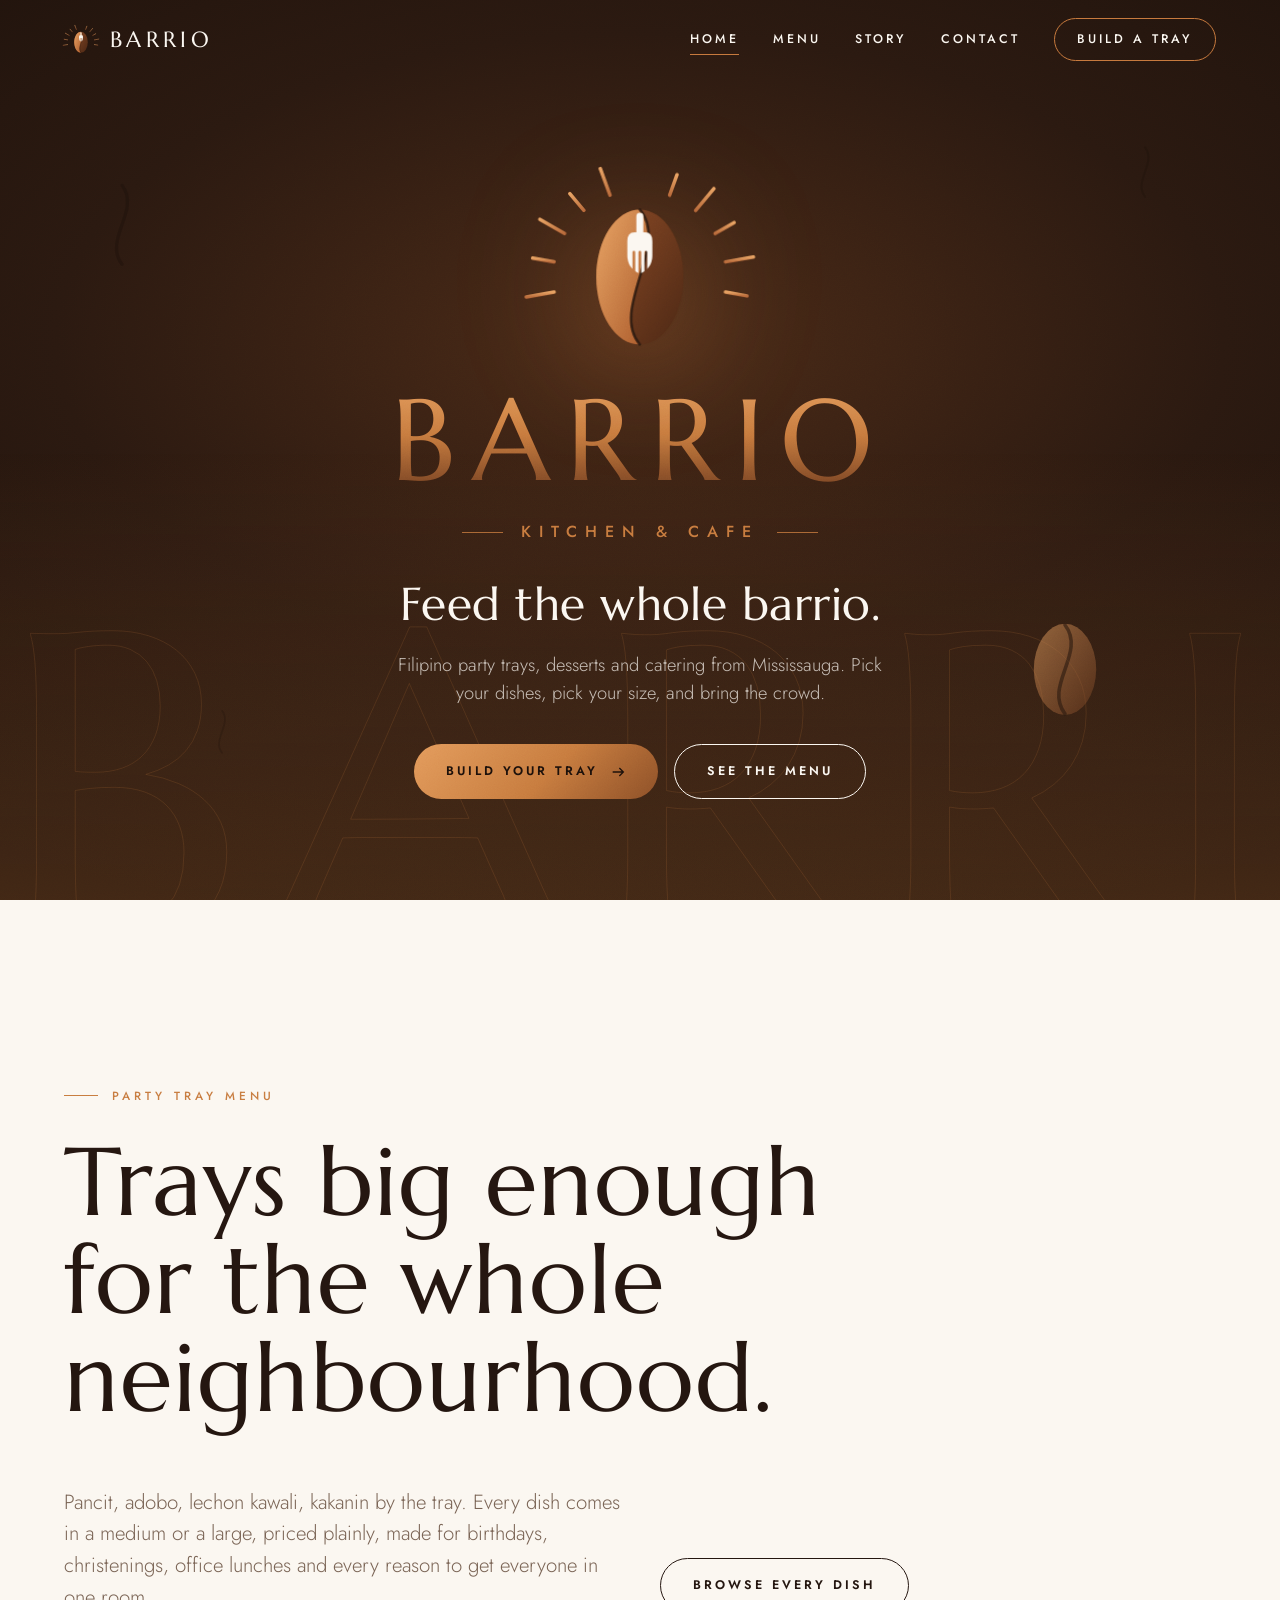
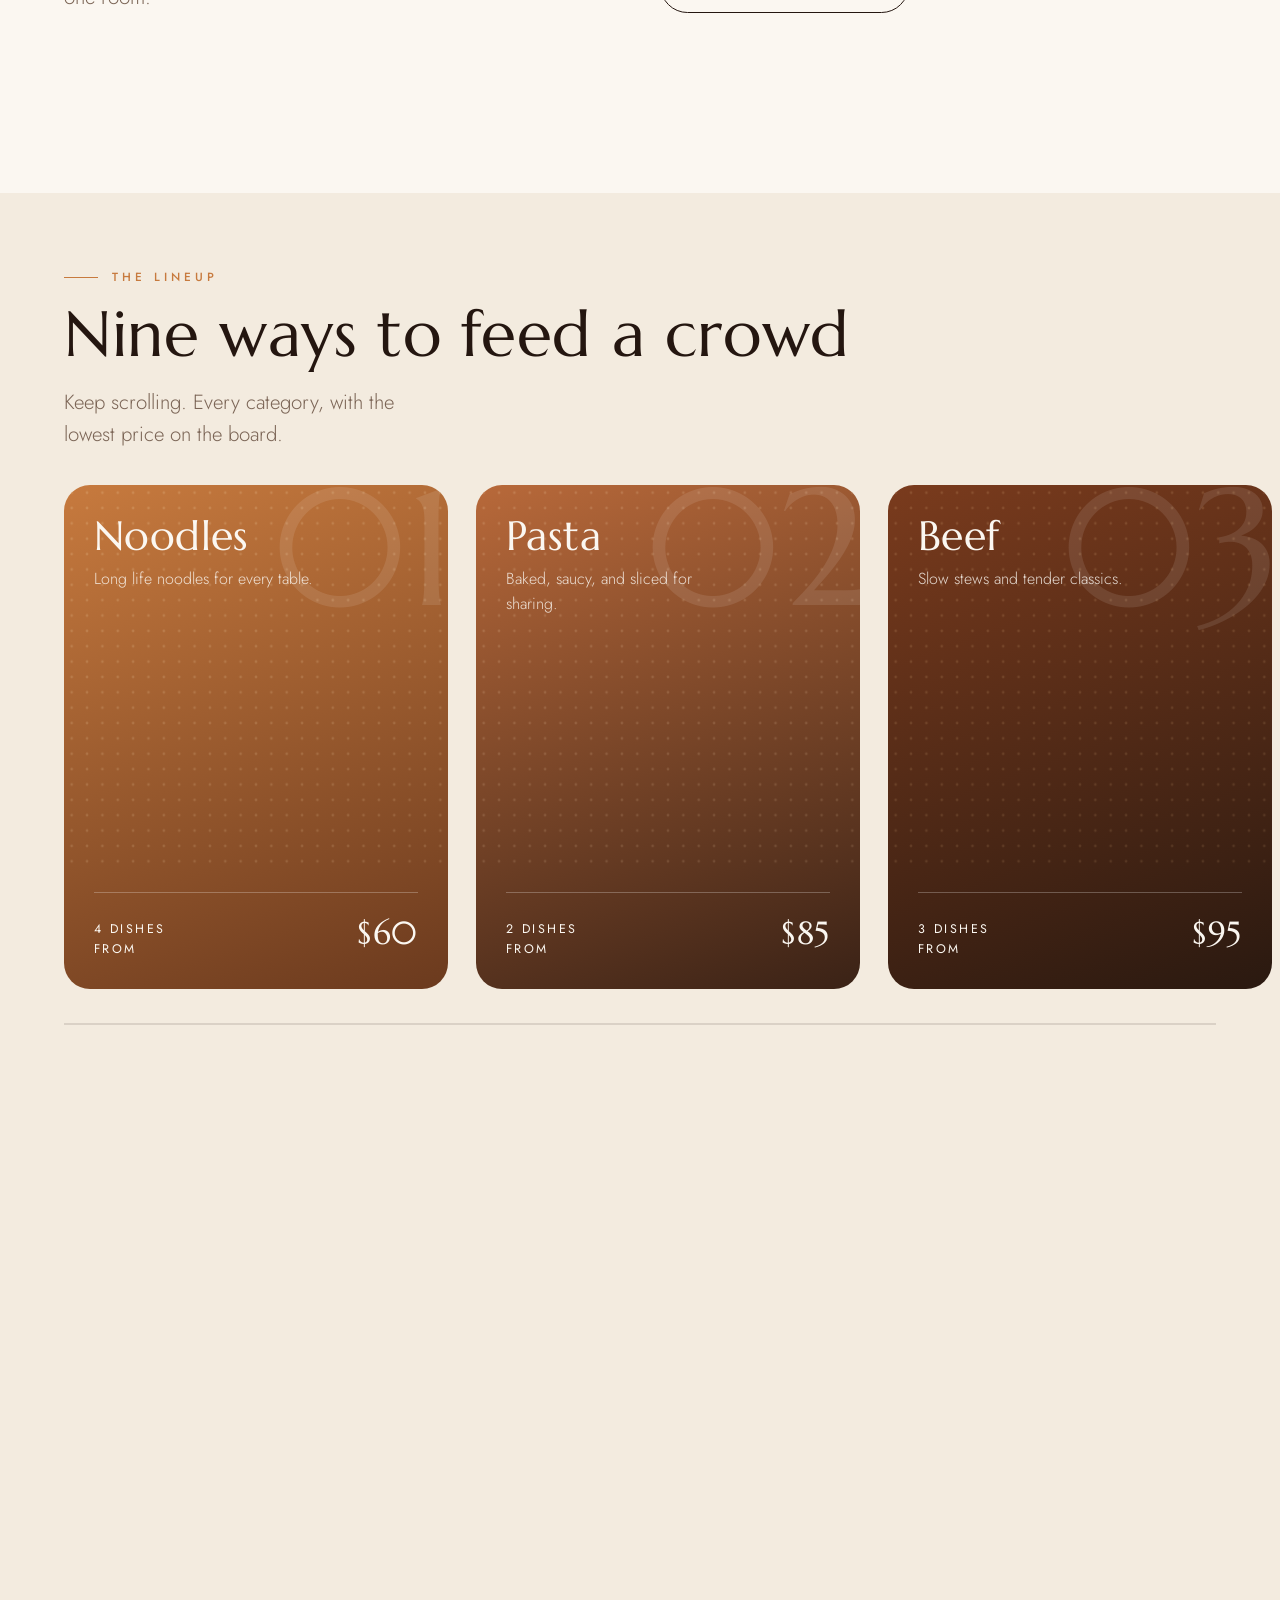
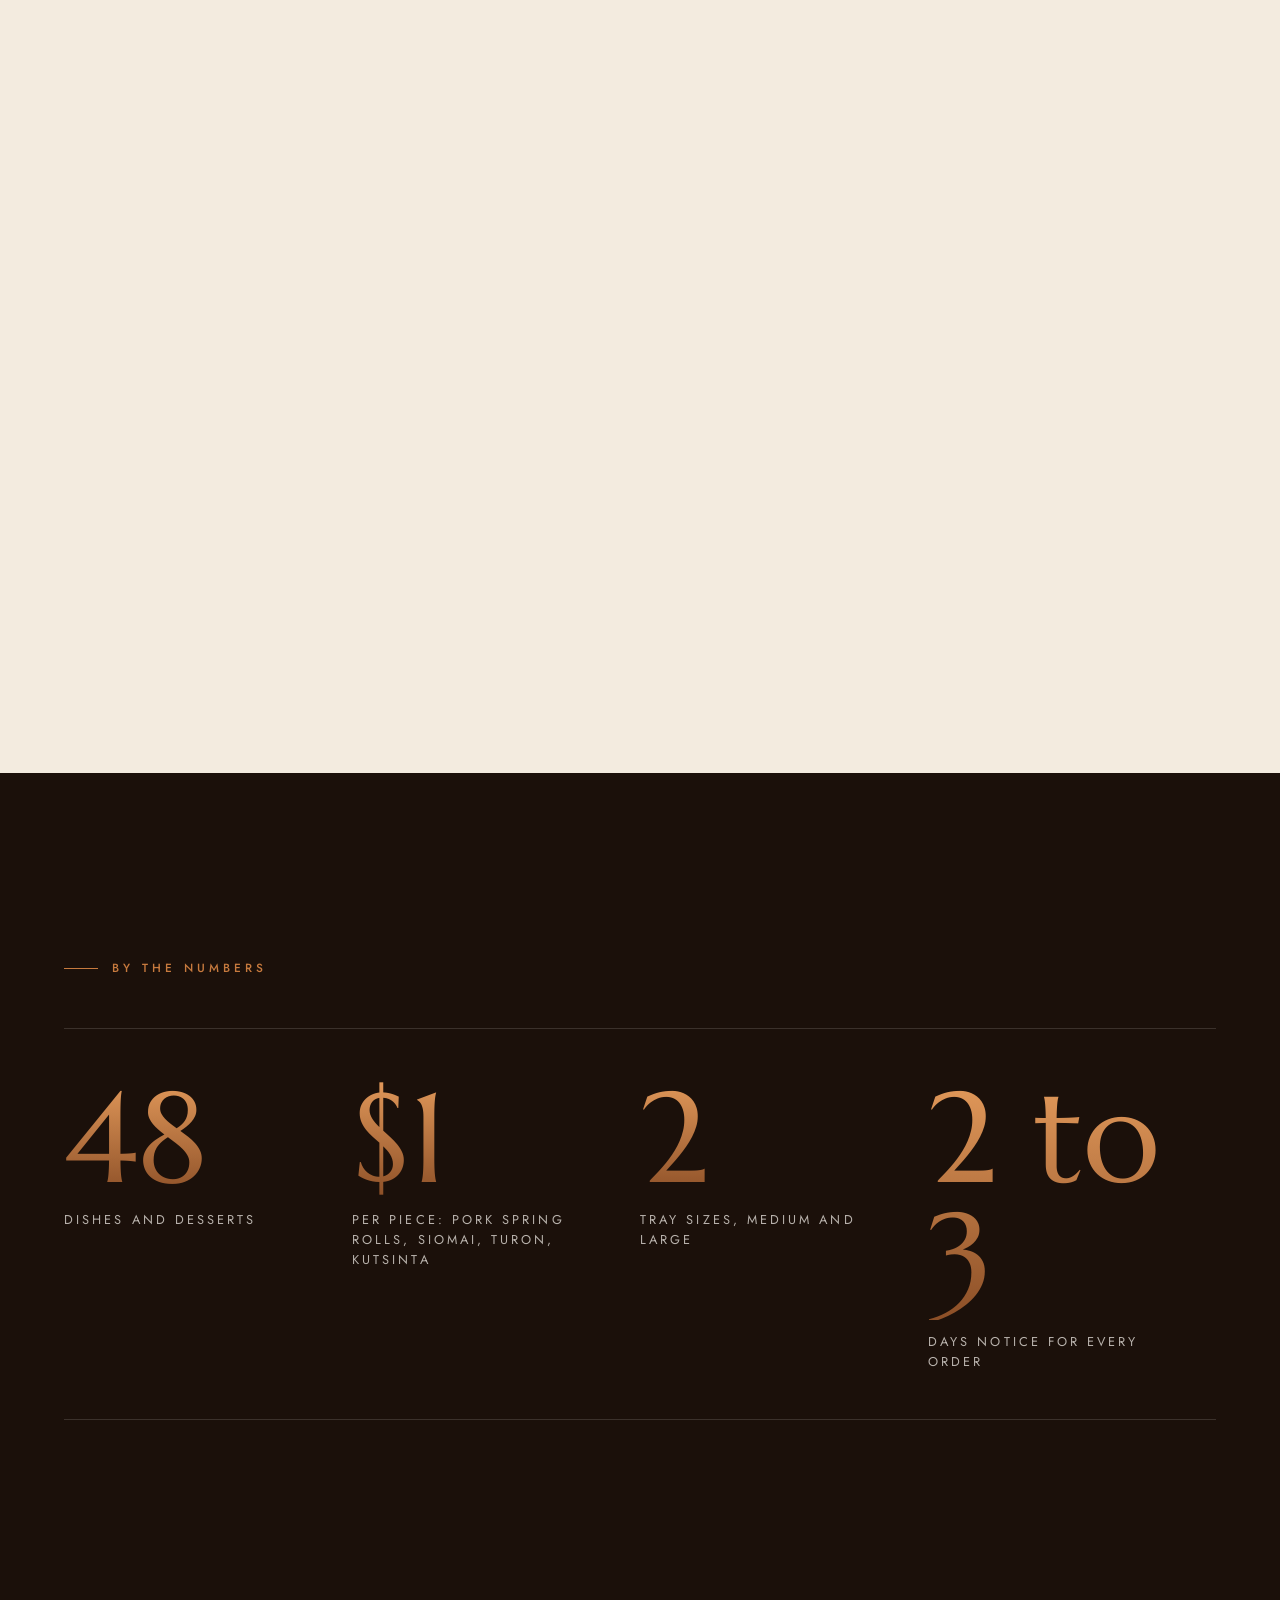
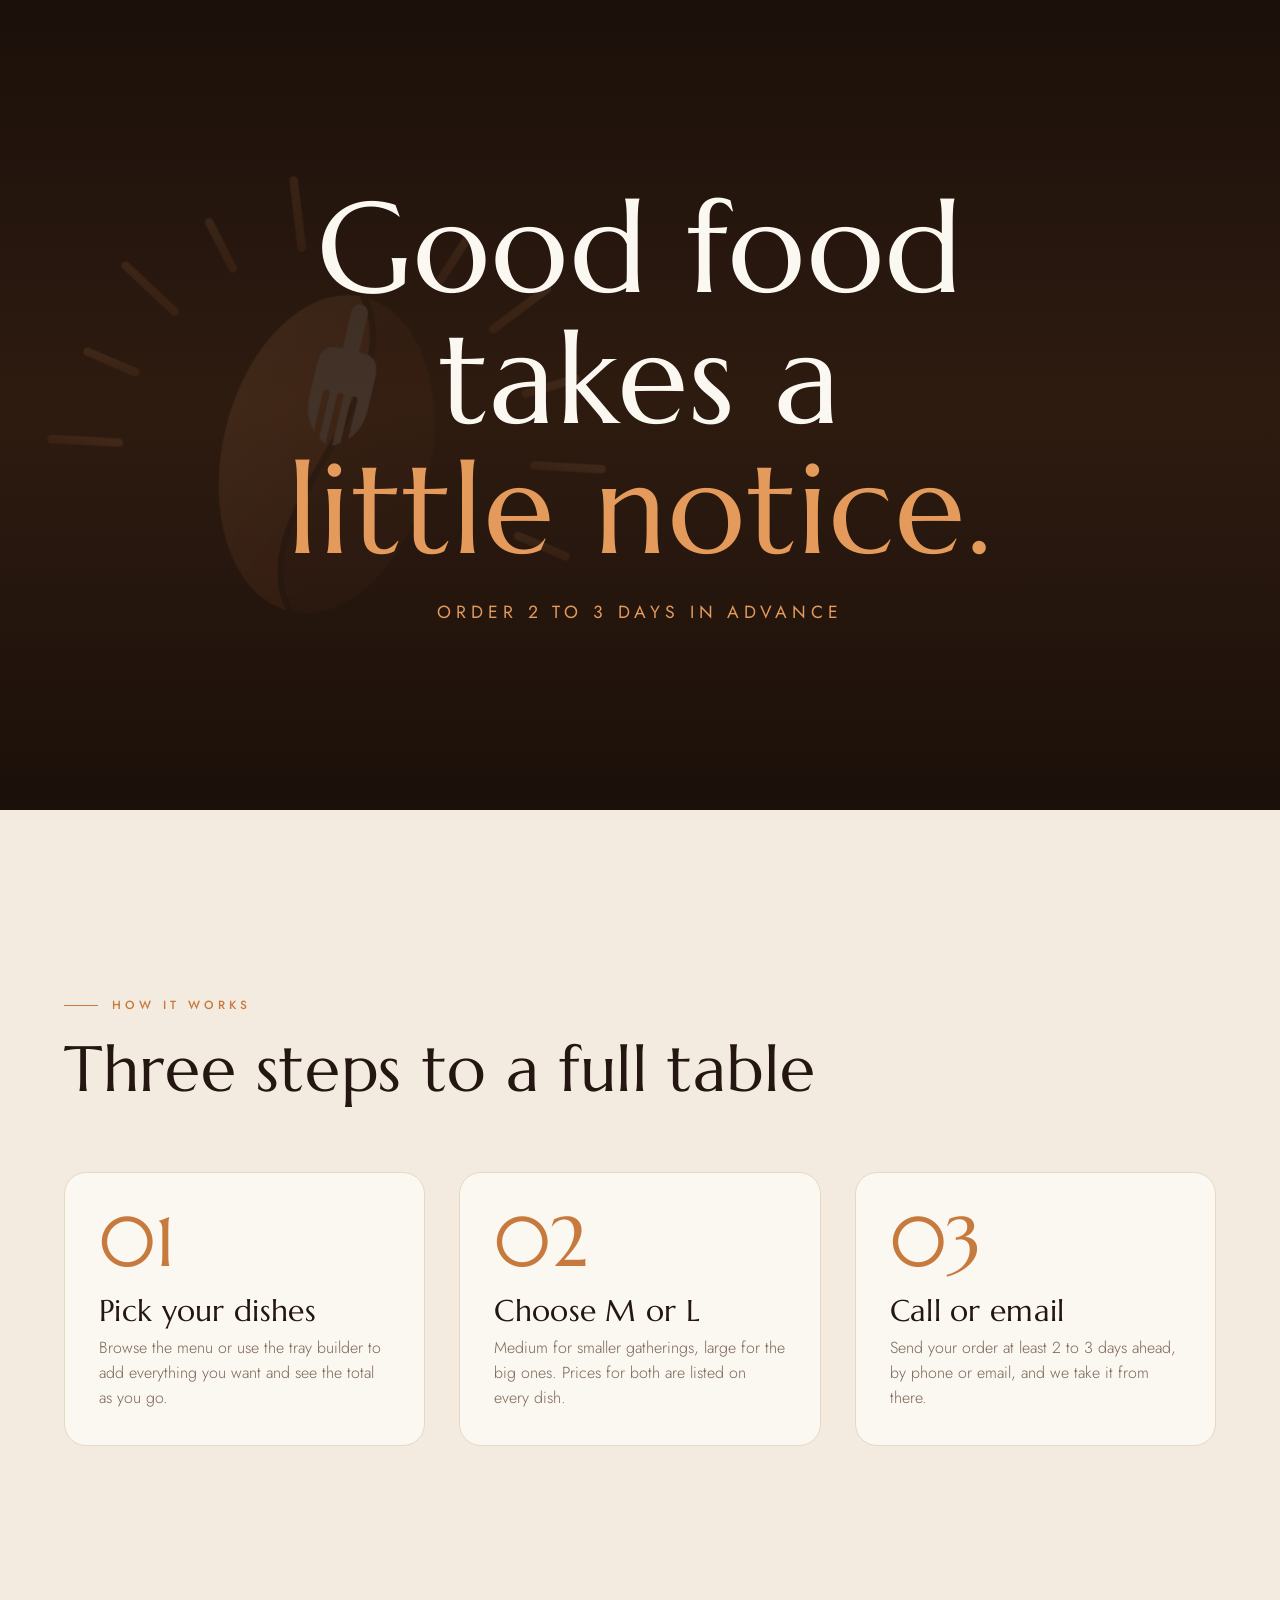
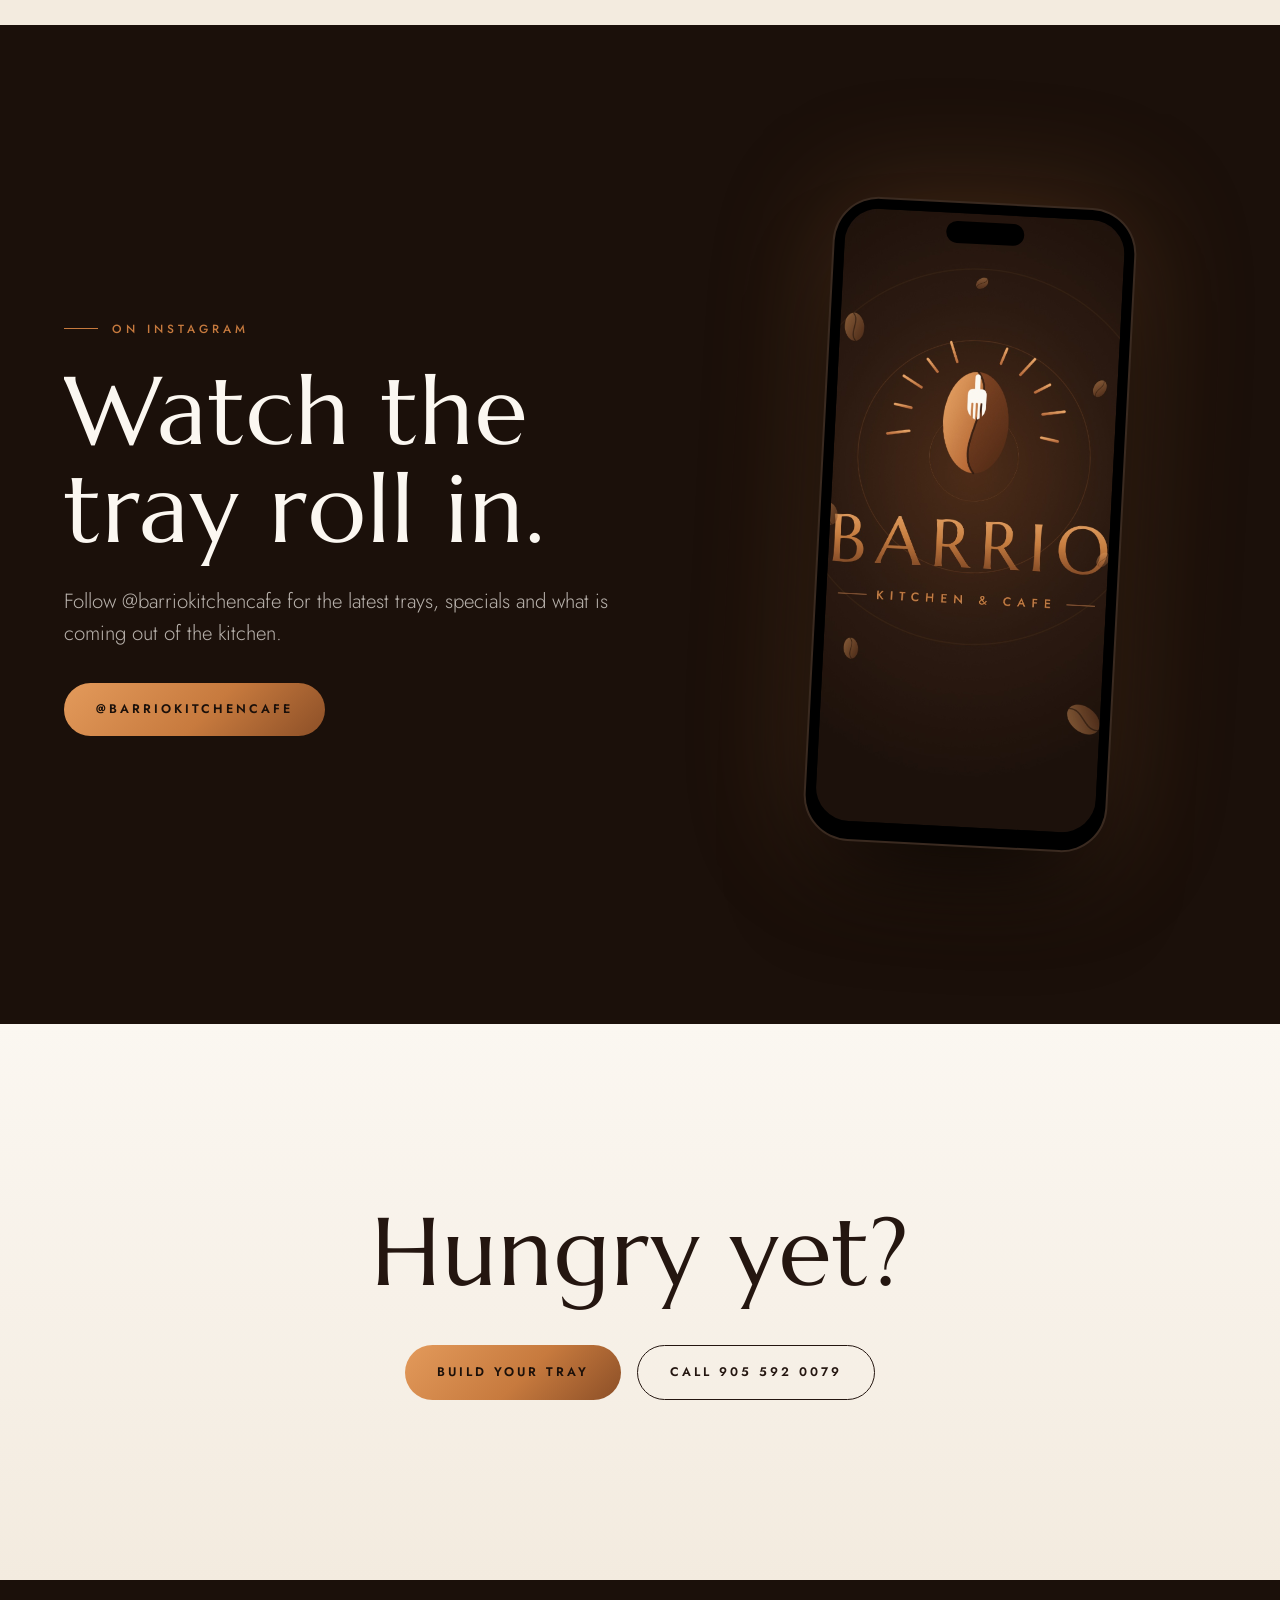
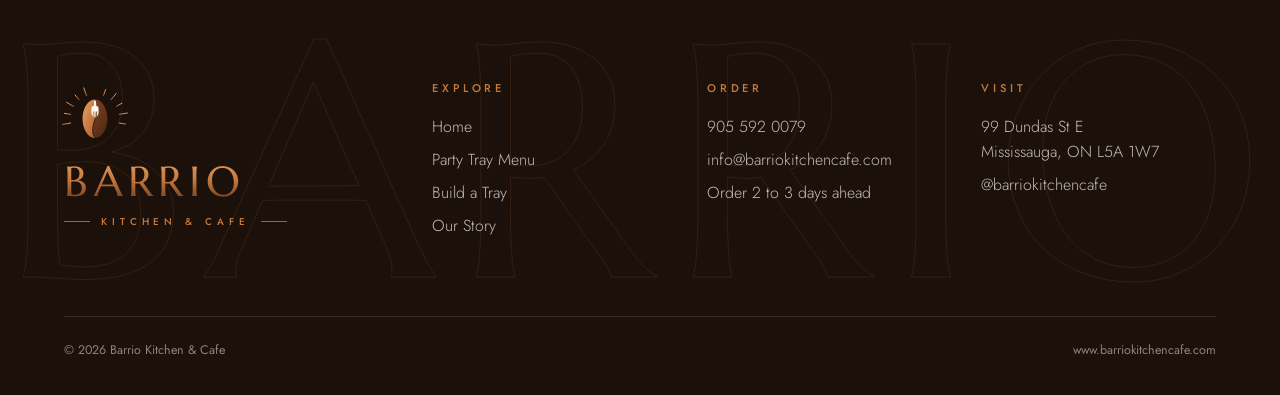
<file: index.html>
<!doctype html>
<html lang="en">
<head>
<meta charset="utf-8">
<meta name="viewport" content="width=device-width,initial-scale=1,viewport-fit=cover">
<title>Barrio Kitchen &amp; Cafe | Filipino Party Trays in Mississauga</title>
<meta name="description" content="Barrio Kitchen & Cafe in Mississauga. Filipino party trays, desserts and catering. Order 2 to 3 days ahead by phone or email.">
<meta name="theme-color" content="#1B100A">
<link rel="stylesheet" href="css/site.css">
</head>
<body data-page="home">

<section class="hero" data-mouse>
  <div class="layer ghost-word" data-speed=".18" aria-hidden="true">BARRIO</div>
  <div class="layer rings" data-depth="0" aria-hidden="true"><i></i><i></i><i></i></div>
  <div class="layer steam" aria-hidden="true"></div>
  <div class="layer" data-speed=".22" style="left:7%;top:20%" aria-hidden="true"><div id="b1"></div></div>
  <div class="layer" data-speed=".38" style="right:9%;top:16%" aria-hidden="true"><div id="b2"></div></div>
  <div class="layer" data-speed=".14" style="left:16%;bottom:16%" aria-hidden="true"><div id="b3"></div></div>
  <div class="layer" data-speed=".3" style="right:14%;bottom:20%" aria-hidden="true"><div id="b4"></div></div>
  <div class="layer" data-speed=".5" style="left:44%;top:9%" aria-hidden="true"><div id="b5"></div></div>

  <div class="hero-inner">
    <div id="heroLogo" data-depth="26"></div>
    <h1 data-hero class="rv" style="--d:1.4s"><span data-chars style="--d:1.5s">Feed the whole <em>barrio.</em></span></h1>
    <p class="lede rv" data-hero style="--d:1.7s">Filipino party trays, desserts and catering from Mississauga. Pick your dishes, pick your size, and bring the crowd.</p>
    <div class="actions rv" data-hero style="--d:1.9s">
      <a href="trays.html" class="btn solid">Build your tray <svg viewBox="0 0 24 24" fill="none" stroke="currentColor" stroke-width="2"><path d="M4 12h16M14 6l6 6-6 6"/></svg></a>
      <a href="menu.html" class="btn ghost">See the menu</a>
    </div>
  </div>
  <div class="scroll-cue"><span>Scroll</span><i></i></div>
</section>

<section class="sec">
  <div class="wrap">
    <span class="eyebrow rv">Party Tray Menu</span>
    <h2 class="title-xl" data-lines style="margin-top:28px;max-width:13ch">Trays big enough<br>for the whole<br>neighbourhood.</h2>
    <div style="display:grid;grid-template-columns:repeat(auto-fit,minmax(min(280px,100%),1fr));gap:40px;margin-top:60px;align-items:end">
      <p class="lead rv">Pancit, adobo, lechon kawali, kakanin by the tray. Every dish comes in a medium or a large, priced plainly, made for birthdays, christenings, office lunches and every reason to get everyone in one room.</p>
      <div class="rv" style="--d:.15s"><a href="menu.html" class="btn ghost" style="color:var(--ink)">Browse every dish</a></div>
    </div>
  </div>
</section>

<section class="hscroll" id="lineup">
  <div class="hs-pin">
    <div class="hs-head">
      <div><span class="eyebrow">The Lineup</span><h2 class="title-lg" style="margin-top:16px">Nine ways to feed a crowd</h2></div>
      <p class="lead" style="max-width:32ch">Keep scrolling. Every category, with the lowest price on the board.</p>
    </div>
    <div class="hs-track" id="cards"></div>
    <div class="hs-bar"><i></i></div>
  </div>
</section>

<section class="sec dark">
  <div class="wrap">
    <span class="eyebrow rv">By the numbers</span>
    <div class="stats" style="margin-top:50px" id="stats"></div>
  </div>
</section>

<section class="band">
  <div class="layer big-fork" data-speed=".25" data-rot="-14" aria-hidden="true"><div id="bigMark"></div></div>
  <div class="layer" data-speed=".45" style="right:8%;top:14%" aria-hidden="true"><div id="b6"></div></div>
  <div class="layer" data-speed=".2" style="left:12%;bottom:12%" aria-hidden="true"><div id="b7"></div></div>
  <div style="position:relative;z-index:2;padding:0 var(--pad)">
    <h2 data-lines>Good food<br>takes a<br><em>little notice.</em></h2>
    <p class="rv">Order 2 to 3 days in advance</p>
  </div>
</section>

<section class="sec cream2">
  <div class="wrap">
    <span class="eyebrow rv">How it works</span>
    <h2 class="title-lg" data-lines style="margin-top:22px">Three steps to a full table</h2>
    <div class="steps">
      <div class="step rv"><div class="n">01</div><h3>Pick your dishes</h3><p>Browse the menu or use the tray builder to add everything you want and see the total as you go.</p></div>
      <div class="step rv" style="--d:.12s"><div class="n">02</div><h3>Choose M or L</h3><p>Medium for smaller gatherings, large for the big ones. Prices for both are listed on every dish.</p></div>
      <div class="step rv" style="--d:.24s"><div class="n">03</div><h3>Call or email</h3><p>Send your order at least 2 to 3 days ahead, by phone or email, and we take it from there.</p></div>
    </div>
  </div>
</section>

<section class="sec dark">
  <div class="wrap phone-sec">
    <div>
      <span class="eyebrow rv">On Instagram</span>
      <h2 class="title-xl" data-lines style="margin-top:24px">Watch the<br>tray roll in.</h2>
      <p class="lead rv" style="margin-top:28px">Follow @barriokitchencafe for the latest trays, specials and what is coming out of the kitchen.</p>
      <div class="rv" style="margin-top:34px"><a class="btn solid" target="_blank" rel="noopener" href="https://instagram.com/barriokitchencafe">@barriokitchencafe</a></div>
    </div>
    <div class="rv zoom"><div class="phone"><video src="reel/barrio-reel-silent.mp4" autoplay muted loop playsinline poster="reel/poster.jpg"></video></div></div>
  </div>
</section>

<section class="sec" style="text-align:center;background:linear-gradient(180deg,var(--cream),var(--cream2))">
  <div class="wrap">
    <h2 class="title-xl" data-lines>Hungry yet?</h2>
    <div style="display:flex;gap:16px;justify-content:center;flex-wrap:wrap;margin-top:44px" class="rv">
      <a href="trays.html" class="btn solid">Build your tray</a>
      <a href="tel:+19055920079" class="btn ghost" style="color:var(--ink)">Call 905 592 0079</a>
    </div>
  </div>
</section>

<div data-footer></div>

<script src="js/menu-data.js"></script>
<script src="js/site.js"></script>
<script>
(function(){
  var U = BarrioUI, B = BARRIO;
  document.getElementById("heroLogo").innerHTML = U.lockup();
  [["b1","--s:64px;--o:.6;--r:-20deg"],["b2","--s:40px;--o:.45;--r:30deg;--d:-2s"],["b3","--s:34px;--o:.4;--r:10deg;--d:-4s"],["b4","--s:72px;--o:.5;--r:-40deg;--d:-1s"],["b5","--s:26px;--o:.55;--r:50deg;--d:-3s"],["b6","--s:80px;--o:.35;--r:20deg"],["b7","--s:56px;--o:.35;--r:-30deg;--d:-2s"]].forEach(function(b){document.getElementById(b[0]).innerHTML=U.bean(b[1])});
  document.getElementById("bigMark").innerHTML = U.mark({anim:false});


  var pal = {noodles:["#C77A3E","#6B3A1E"],pasta:["#B8693A","#3A2216"],beef:["#7A3B1D","#2A1910"],pork:["#C0602E","#4B2714"],chicken:["#D08A4A","#7A4220"],veggies:["#6F7A3A","#2F3A1B"],seafood:["#3F6E7A","#17303A"],rice:["#D9A86A","#8C5A32"],dessert:["#B5456A","#4A1A2C"]};
  function money(v){return Number.isInteger(v)?"$"+v:"$"+v.toFixed(2)}
  var pat = "<svg class='pat' viewBox='0 0 100 100' preserveAspectRatio='xMidYMid slice'><defs><pattern id='dp' width='4' height='4' patternUnits='userSpaceOnUse'><circle cx='2' cy='2' r='.35' fill='#fff'/></pattern></defs><rect width='100' height='100' fill='url(#dp)'/></svg>";
  document.getElementById("cards").innerHTML = B.cats.map(function(c,i){
    var its=B.items.filter(function(x){return x.cat===c.id});
    var low=Math.min.apply(null,its.map(function(x){return Math.min(x.m||1e9,x.each||1e9)}));
    var p=pal[c.id];
    return "<a href='menu.html#"+c.id+"' class='cat-card' style='--c1:"+p[0]+";--c2:"+p[1]+"'>"+pat+"<div class='num'>0"+(i+1)+"</div><div><h3>"+c.name+"</h3><p>"+c.blurb+"</p></div><div class='from'><span>"+its.length+" dishes<br>from</span><b>"+money(low)+"</b></div></a>";
  }).join("");

  document.getElementById("stats").innerHTML =
    "<div class='stat rv'><b data-count='"+B.items.length+"'>0</b><span>Dishes and desserts</span></div>"+
    "<div class='stat rv' style='--d:.1s'><b data-count='1' data-pre='$'>$0</b><span>Per piece: pork spring rolls, siomai, turon, kutsinta</span></div>"+
    "<div class='stat rv' style='--d:.2s'><b data-count='2'>0</b><span>Tray sizes, medium and large</span></div>"+
    "<div class='stat rv' style='--d:.3s'><b>2 to 3</b><span>Days notice for every order</span></div>";
  BarrioWatch();
})();
</script>
</body>
</html>
</file>
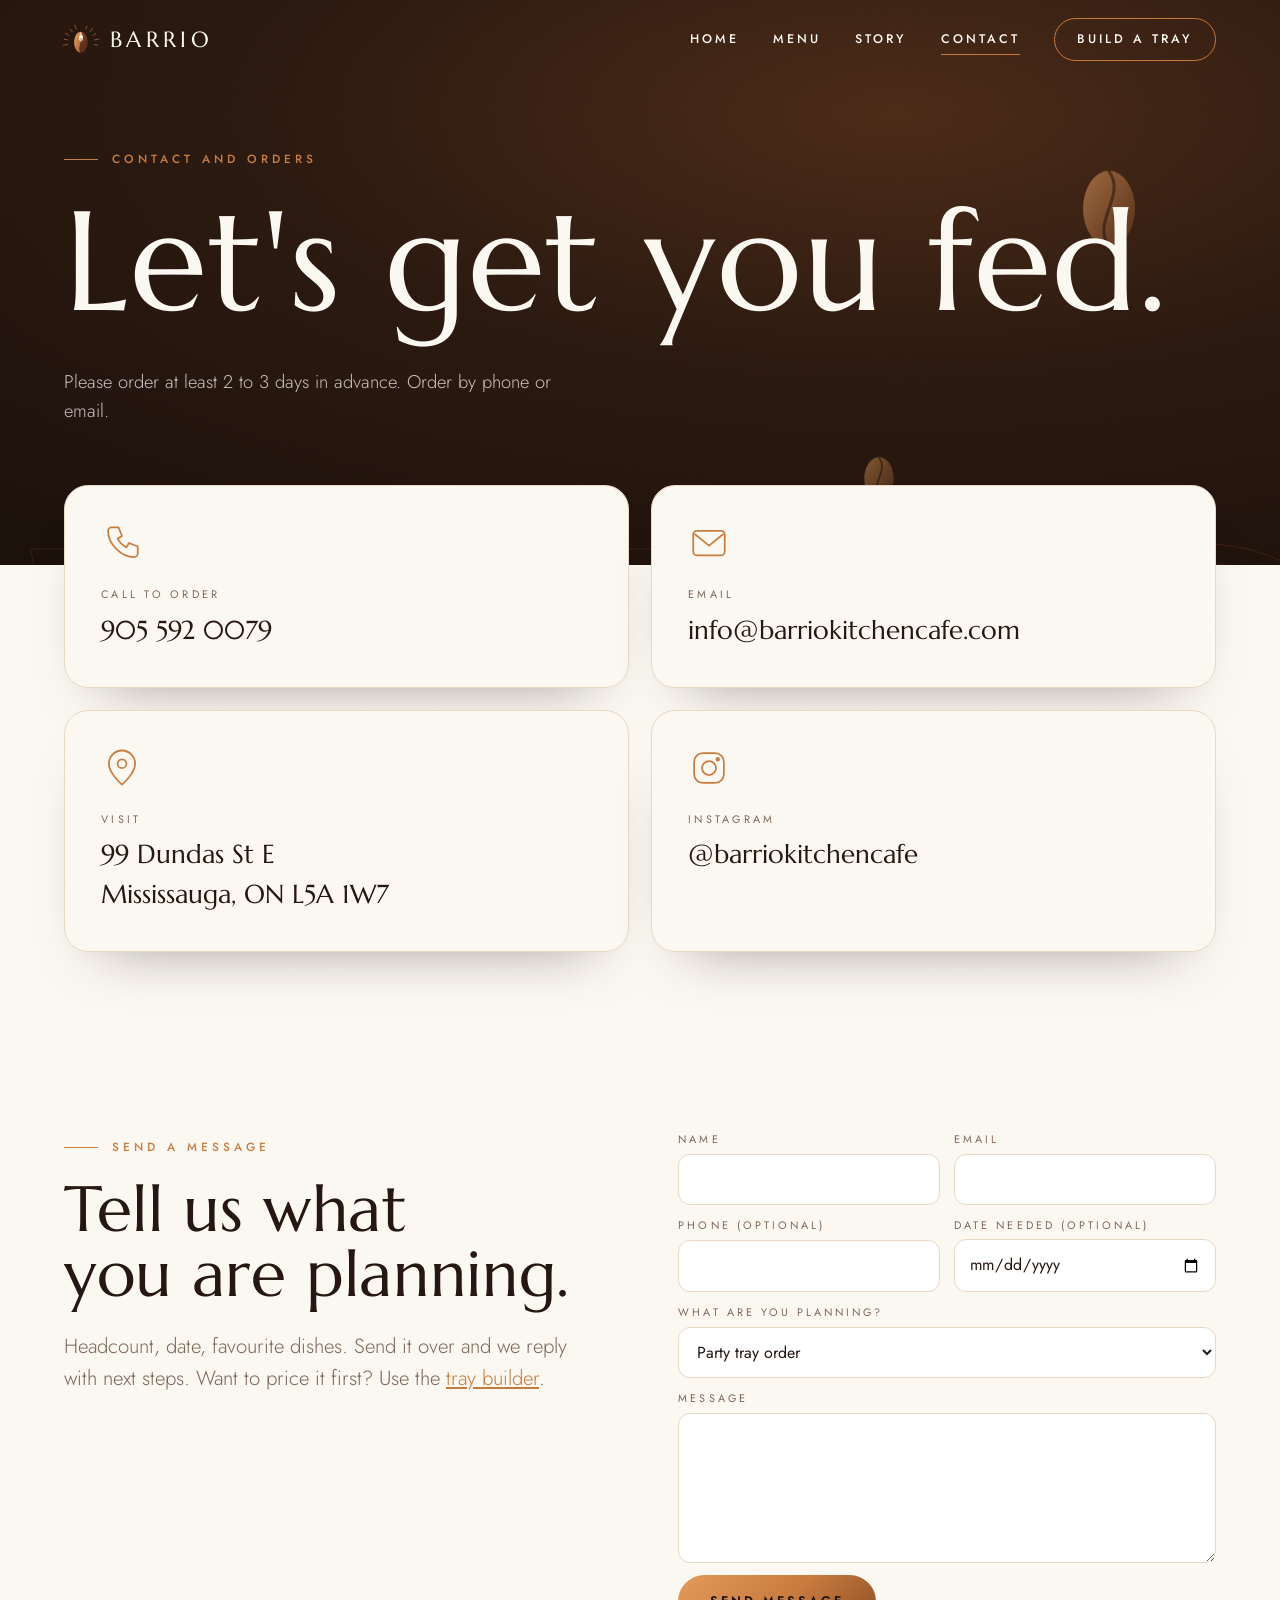
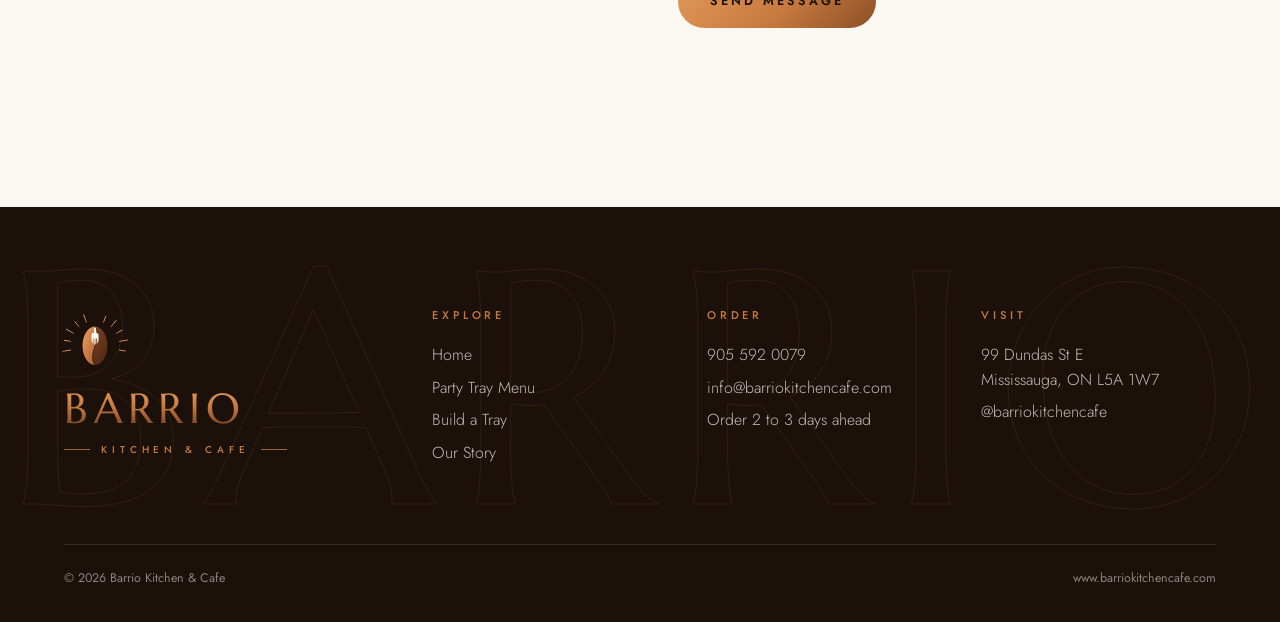
<file: contact.html>
<!doctype html>
<html lang="en">
<head>
<meta charset="utf-8">
<meta name="viewport" content="width=device-width,initial-scale=1,viewport-fit=cover">
<title>Contact and Orders | Barrio Kitchen &amp; Cafe</title>
<meta name="description" content="Order Barrio party trays by phone or email. 99 Dundas St E, Mississauga. Please order at least 2 to 3 days in advance.">
<meta name="theme-color" content="#1B100A">
<link rel="stylesheet" href="css/site.css">
</head>
<body data-page="contact">

<section class="phead" style="min-height:62vh;padding-bottom:140px">
  <div class="layer ghost-word" data-speed=".16" style="top:60%" aria-hidden="true">HELLO</div>
  <div class="layer" data-speed=".32" style="right:11%;top:20%" aria-hidden="true"><div id="b1"></div></div>
  <div class="layer" data-speed=".5" style="right:30%;bottom:26%" aria-hidden="true"><div id="b2"></div></div>
  <span class="eyebrow rv in">Contact and Orders</span>
  <h1 data-chars style="--d:.4s">Let's get you <em>fed.</em></h1>
  <p class="rv in" style="--d:.9s">Please order at least 2 to 3 days in advance. Order by phone or email.</p>
</section>

<div class="wrap">
  <div class="cgrid">
    <a class="ccard rv" href="tel:+19055920079"><svg class="ico" viewBox="0 0 48 48" fill="none" stroke="currentColor" stroke-width="2" stroke-linecap="round" stroke-linejoin="round"><path d="M12 6h8l4 10-5 3a24 24 0 0 0 10 10l3-5 10 4v8a4 4 0 0 1-4 4C23 40 8 25 8 10a4 4 0 0 1 4-4Z"/></svg><small>Call to order</small><b>905 592 0079</b></a>
    <a class="ccard rv" style="--d:.1s" href="mailto:info@barriokitchencafe.com"><svg class="ico" viewBox="0 0 48 48" fill="none" stroke="currentColor" stroke-width="2" stroke-linecap="round" stroke-linejoin="round"><rect x="6" y="10" width="36" height="28" rx="4"/><path d="m8 14 16 13 16-13"/></svg><small>Email</small><b>info@barriokitchencafe.com</b></a>
    <a class="ccard rv" style="--d:.2s" target="_blank" rel="noopener" href="https://www.google.com/maps/search/?api=1&query=99+Dundas+St+E+Mississauga+ON+L5A+1W7"><svg class="ico" viewBox="0 0 48 48" fill="none" stroke="currentColor" stroke-width="2" stroke-linecap="round" stroke-linejoin="round"><path d="M24 43S9 30 9 19a15 15 0 0 1 30 0c0 11-15 24-15 24Z"/><circle cx="24" cy="19" r="5"/></svg><small>Visit</small><b>99 Dundas St E<br>Mississauga, ON L5A 1W7</b></a>
    <a class="ccard rv" style="--d:.3s" target="_blank" rel="noopener" href="https://instagram.com/barriokitchencafe"><svg class="ico" viewBox="0 0 48 48" fill="none" stroke="currentColor" stroke-width="2" stroke-linecap="round" stroke-linejoin="round"><rect x="7" y="7" width="34" height="34" rx="10"/><circle cx="24" cy="24" r="8"/><circle cx="34" cy="14" r="1.5" fill="currentColor"/></svg><small>Instagram</small><b>@barriokitchencafe</b></a>
  </div>
</div>

<section class="sec">
  <div class="wrap cform">
    <div>
      <span class="eyebrow rv">Send a message</span>
      <h2 class="title-lg" data-lines style="margin-top:20px">Tell us what<br>you are planning.</h2>
      <p class="lead rv" style="margin-top:24px">Headcount, date, favourite dishes. Send it over and we reply with next steps. Want to price it first? Use the <a href="trays.html" style="color:var(--copper);text-decoration:underline">tray builder</a>.</p>
    </div>
    <div class="rv" style="--d:.1s">
    <form id="form" name="contact" method="POST" data-netlify="true" netlify-honeypot="bot-field" novalidate>
      <input type="hidden" name="form-name" value="contact">
      <p style="position:absolute;left:-9999px" aria-hidden="true"><label>Leave this empty <input name="bot-field" tabindex="-1" autocomplete="off"></label></p>
      <div class="two">
        <div class="field"><label for="n">Name</label><input id="n" name="name" required autocomplete="name"></div>
        <div class="field"><label for="e">Email</label><input id="e" name="email" type="email" required autocomplete="email" inputmode="email"></div>
      </div>
      <div class="two">
        <div class="field"><label for="p">Phone (optional)</label><input id="p" name="phone" type="tel" autocomplete="tel" inputmode="tel"></div>
        <div class="field"><label for="d">Date needed (optional)</label><input id="d" name="date" type="date"></div>
      </div>
      <div class="field"><label for="w">What are you planning?</label><select id="w" name="topic"><option>Party tray order</option><option>Dessert order</option><option>Catering question</option><option>Something else</option></select></div>
      <div class="field"><label for="m">Message</label><textarea id="m" name="message" rows="5" required></textarea></div>
      <p class="ferr" id="ferr" role="alert" hidden></p>
      <button class="btn solid" type="submit" id="send">Send message</button>
    </form>
    <div class="thanks" id="thanks" hidden>
      <svg viewBox="0 0 48 48" fill="none" stroke="currentColor" stroke-width="2.4" stroke-linecap="round" stroke-linejoin="round"><circle cx="24" cy="24" r="20"/><path d="m14 25 7 7 14-16"/></svg>
      <h3 class="serif">Message sent.</h3>
      <p>Thank you. We will get back to you by email or phone. For orders, please remember we need at least 2 to 3 days.</p>
      <a href="trays.html" class="btn ghost" style="color:var(--ink)">Build a tray while you wait</a>
    </div>
    </div>
  </div>
</section>

<div data-footer></div>
<script src="js/menu-data.js"></script>
<script src="js/forms.js"></script>
<script src="js/site.js"></script>
<script>
(function(){
  var U=BarrioUI,F=BarrioForms;
  document.getElementById("b1").innerHTML=U.bean("--s:60px;--o:.55;--r:-20deg");
  document.getElementById("b2").innerHTML=U.bean("--s:34px;--o:.45;--r:30deg;--d:-2s");
  var d=new Date();d.setDate(d.getDate()+3);document.getElementById("d").min=d.toISOString().slice(0,10);
  var form=document.getElementById("form"),err=document.getElementById("ferr"),btn=document.getElementById("send");
  function fail(t,mail){err.hidden=false;err.innerHTML=t+(mail?' You can also <a href="'+mail+'">send it from your email app</a>.':"")}
  form.addEventListener("submit",function(e){
    e.preventDefault();err.hidden=true;
    var g=function(i){return form.elements[i].value.trim()};
    var data={name:g("name"),email:g("email"),phone:g("phone"),date:g("date"),topic:g("topic"),message:g("message")};
    if(!data.name||!data.message){return fail("Please add your name and a message.")}
    if(!F.validEmail(data.email)){return fail("Please enter a valid email so we can reply.")}
    if(g("bot-field")){return done()}
    var text=["Name: "+data.name,"Email: "+data.email,data.phone?"Phone: "+data.phone:"",data.date?"Date needed: "+data.date:"","","Message:",data.message].join("\n").replace(/\n{3,}/g,"\n\n");
    btn.disabled=true;btn.textContent="Sending";
    F.send("contact",data).then(done,function(){
      btn.disabled=false;btn.textContent="Send message";
      fail("We could not send that from here. Please try again or call "+BARRIO.contact.phone+".",F.mailto(data.topic,text));
    });
  });
  function done(){form.hidden=true;var t=document.getElementById("thanks");t.hidden=false;t.scrollIntoView({behavior:"smooth",block:"center"})}
})();
</script>
</body>
</html>
</file>
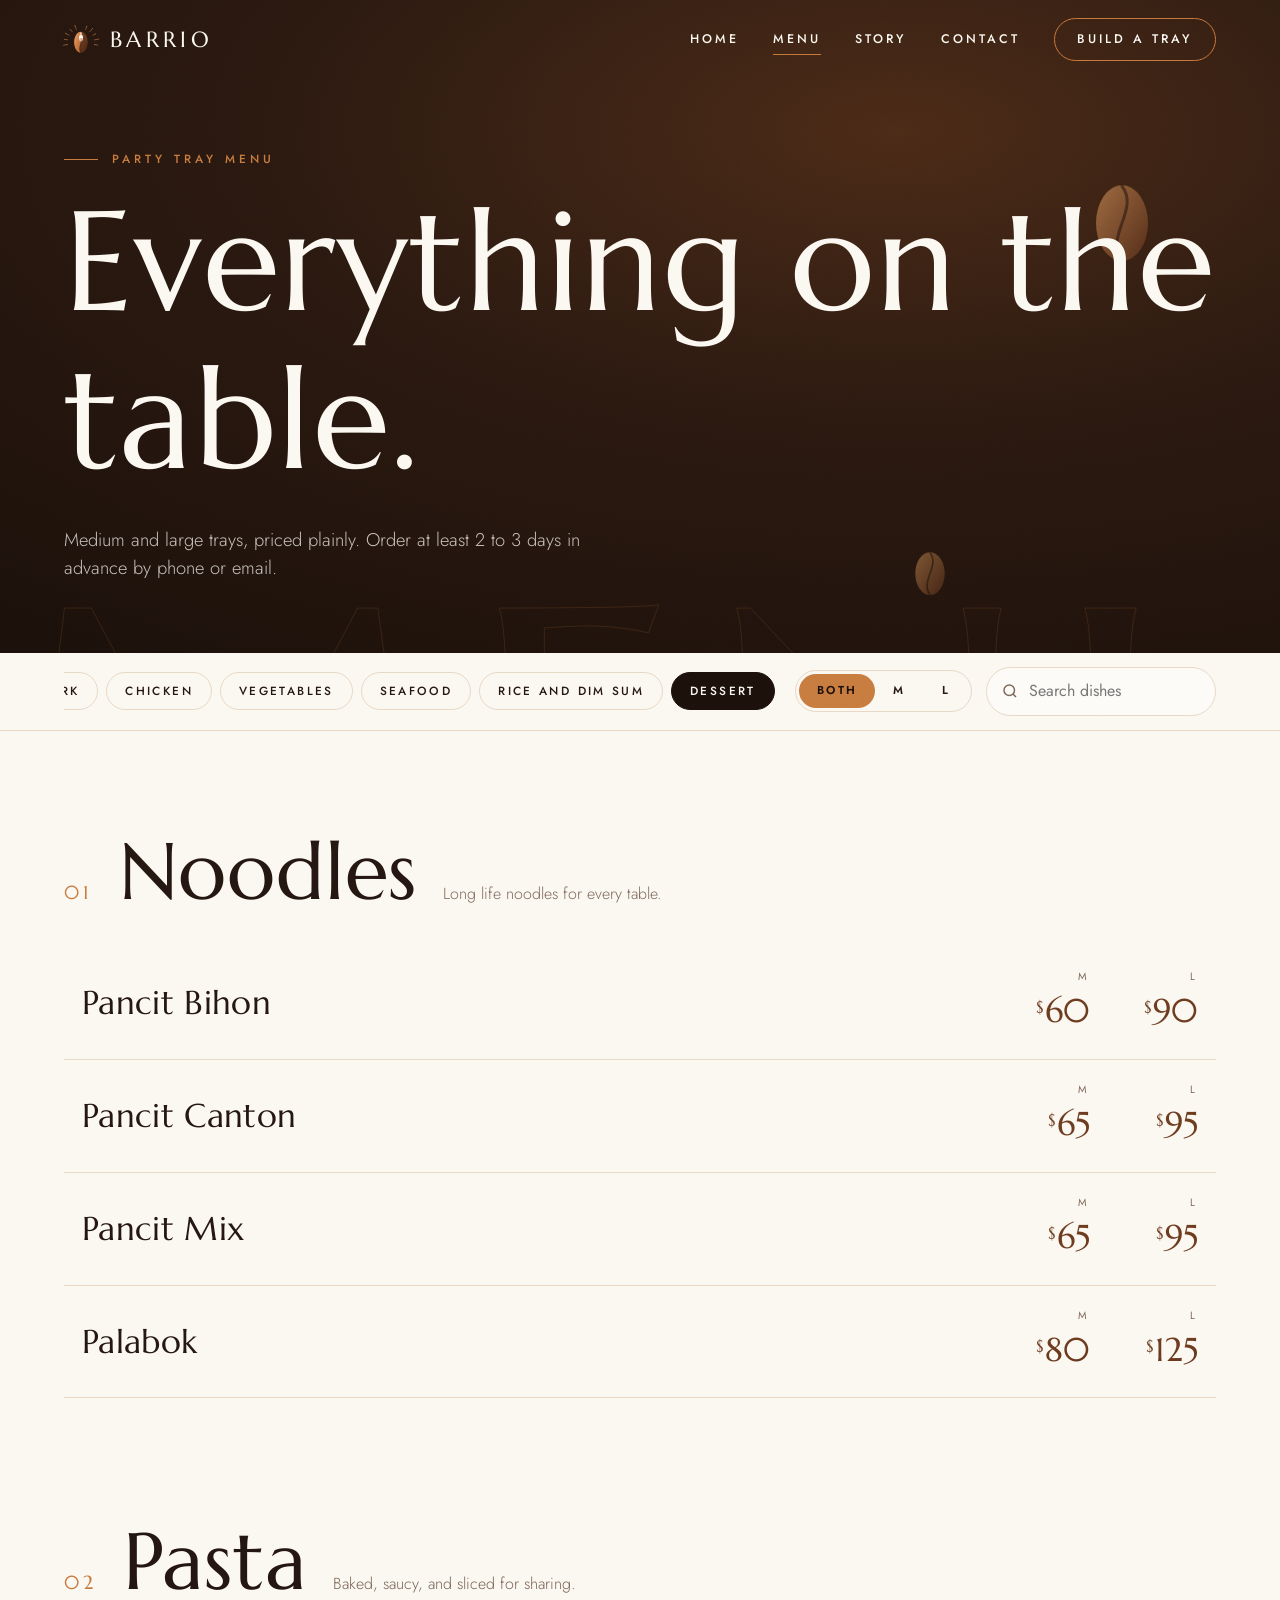
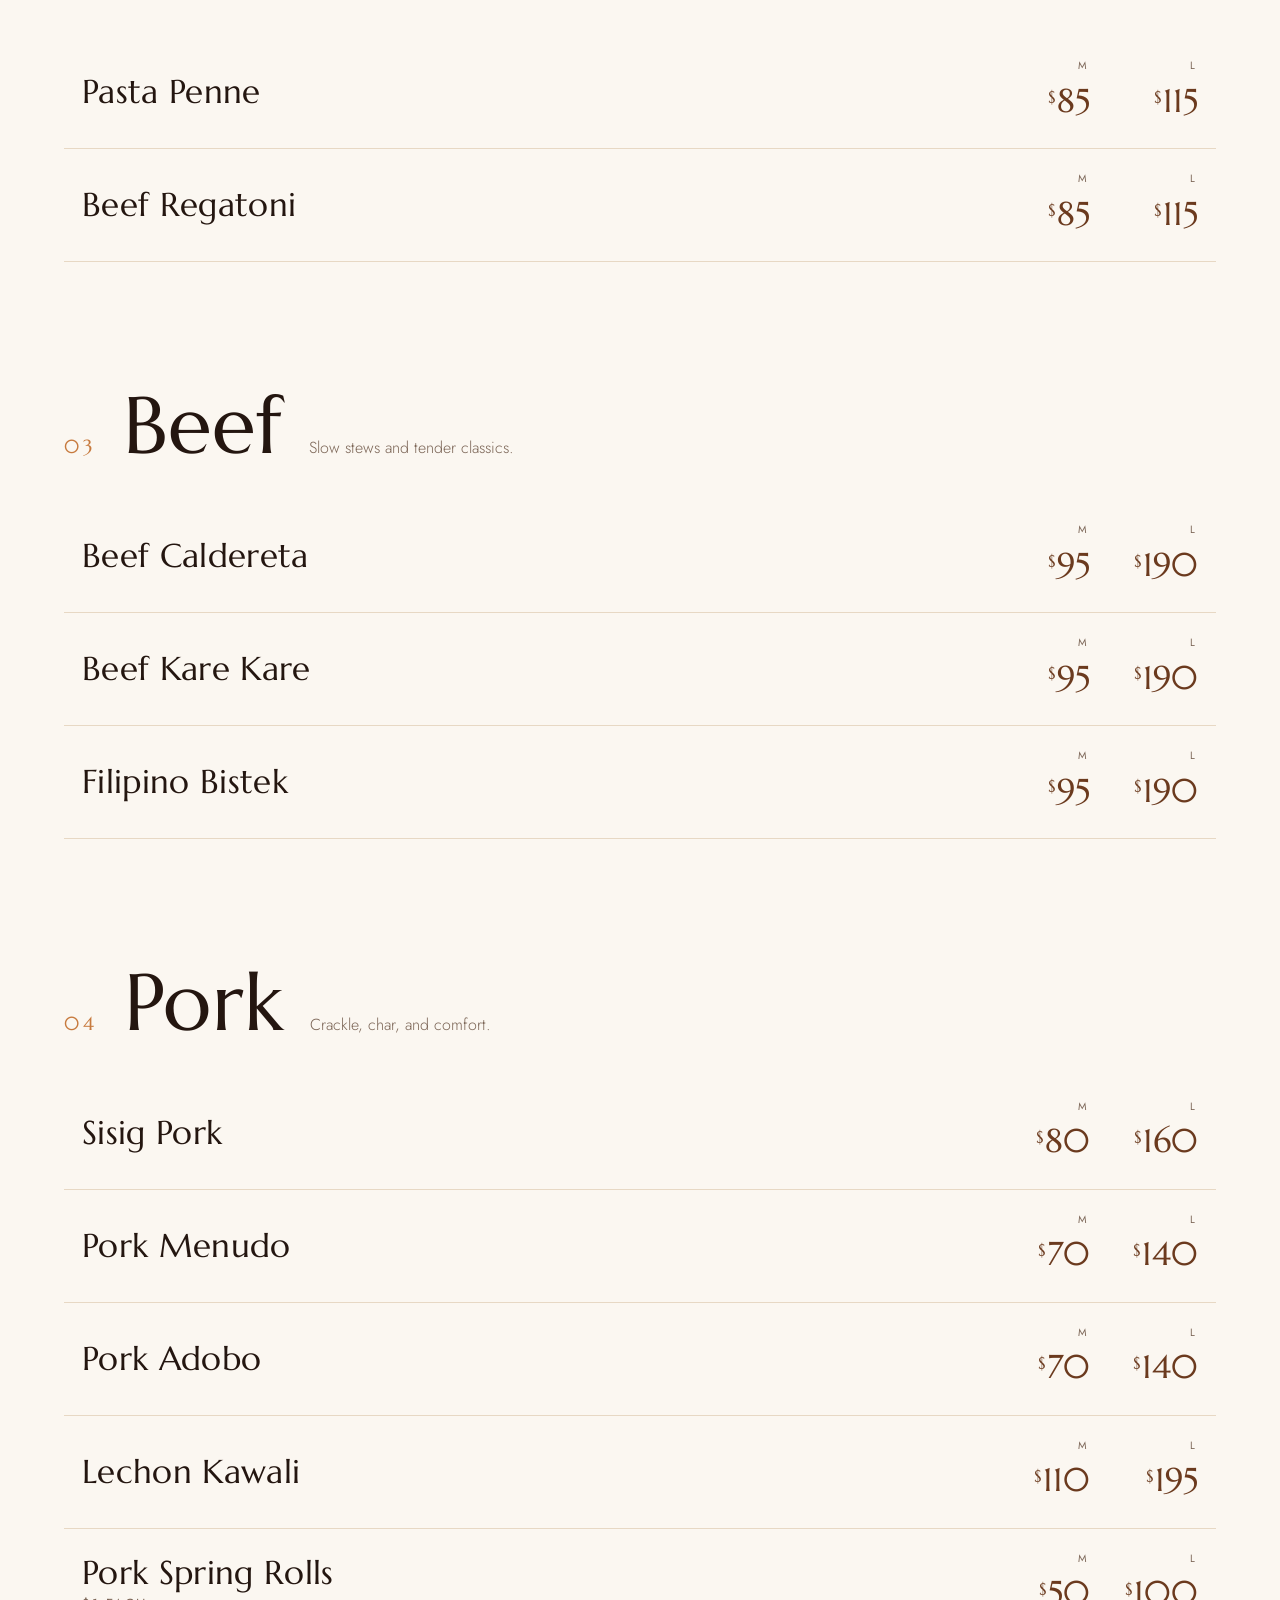
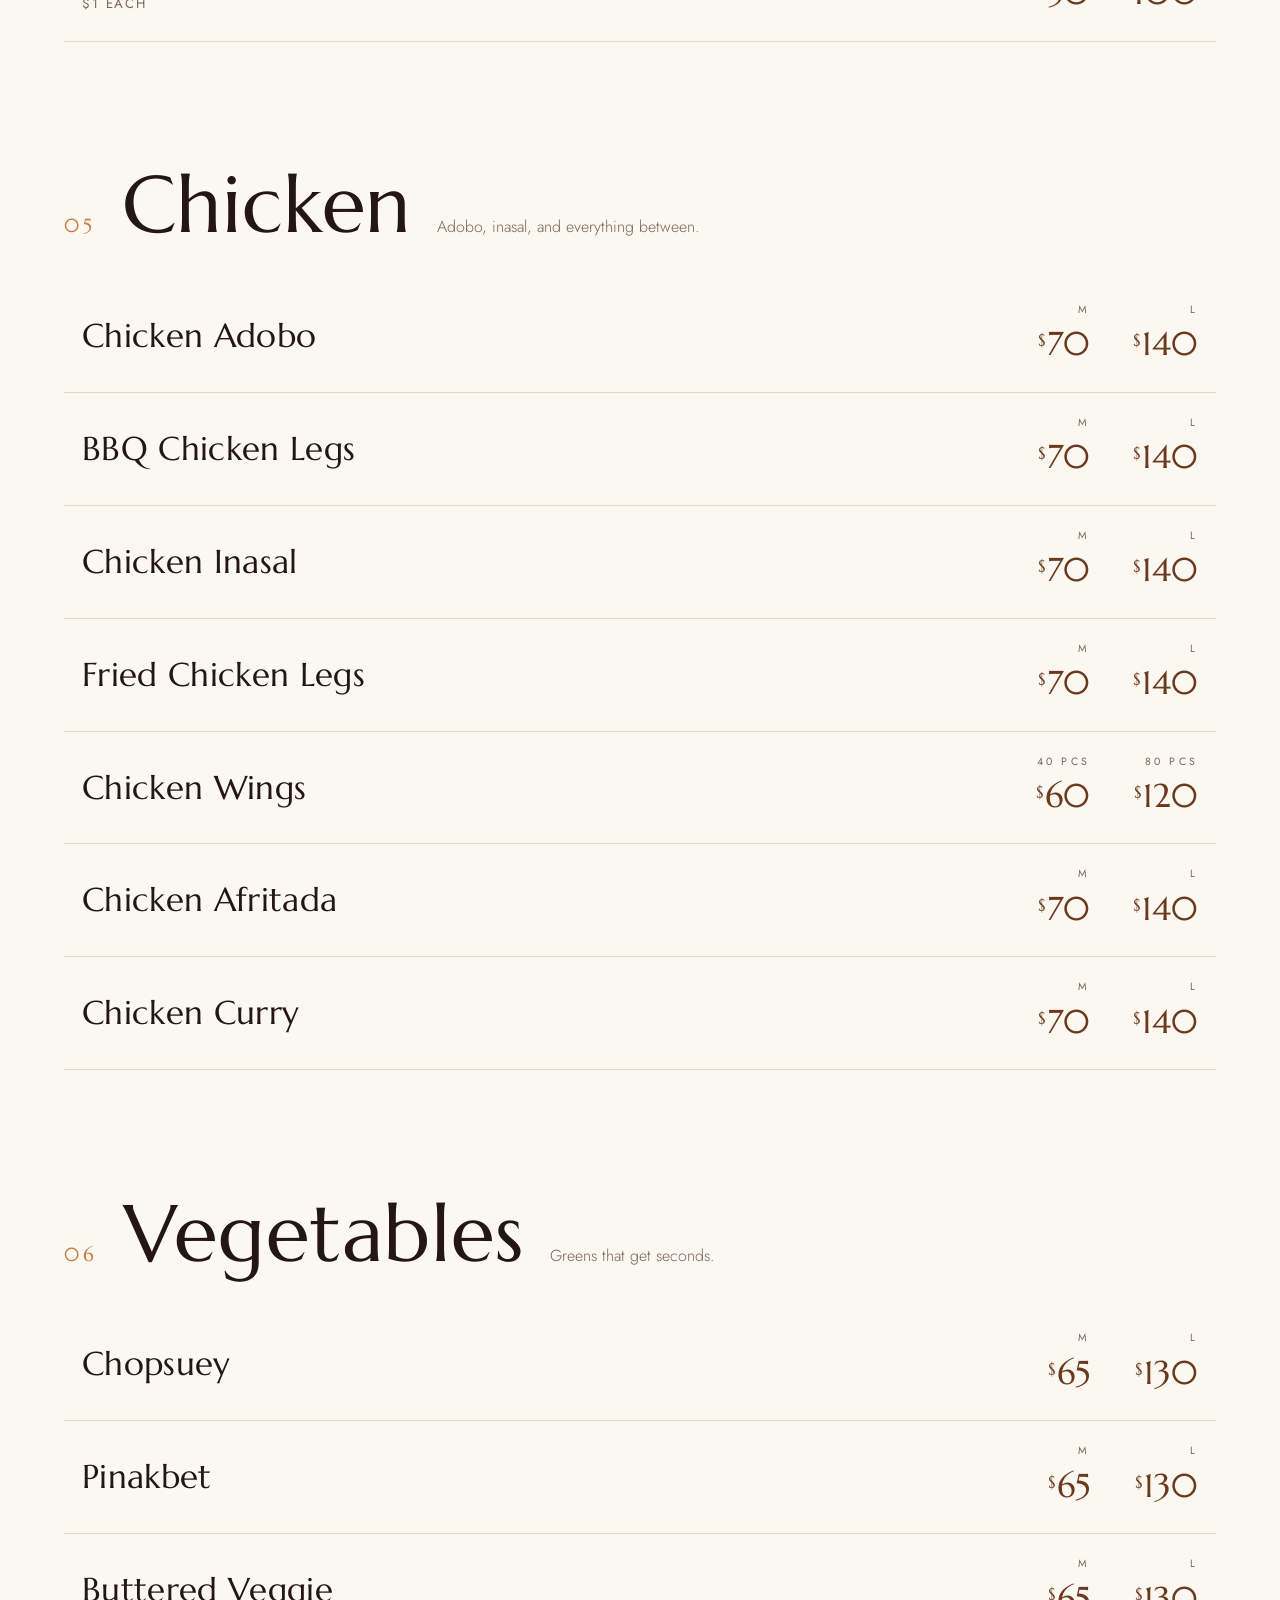
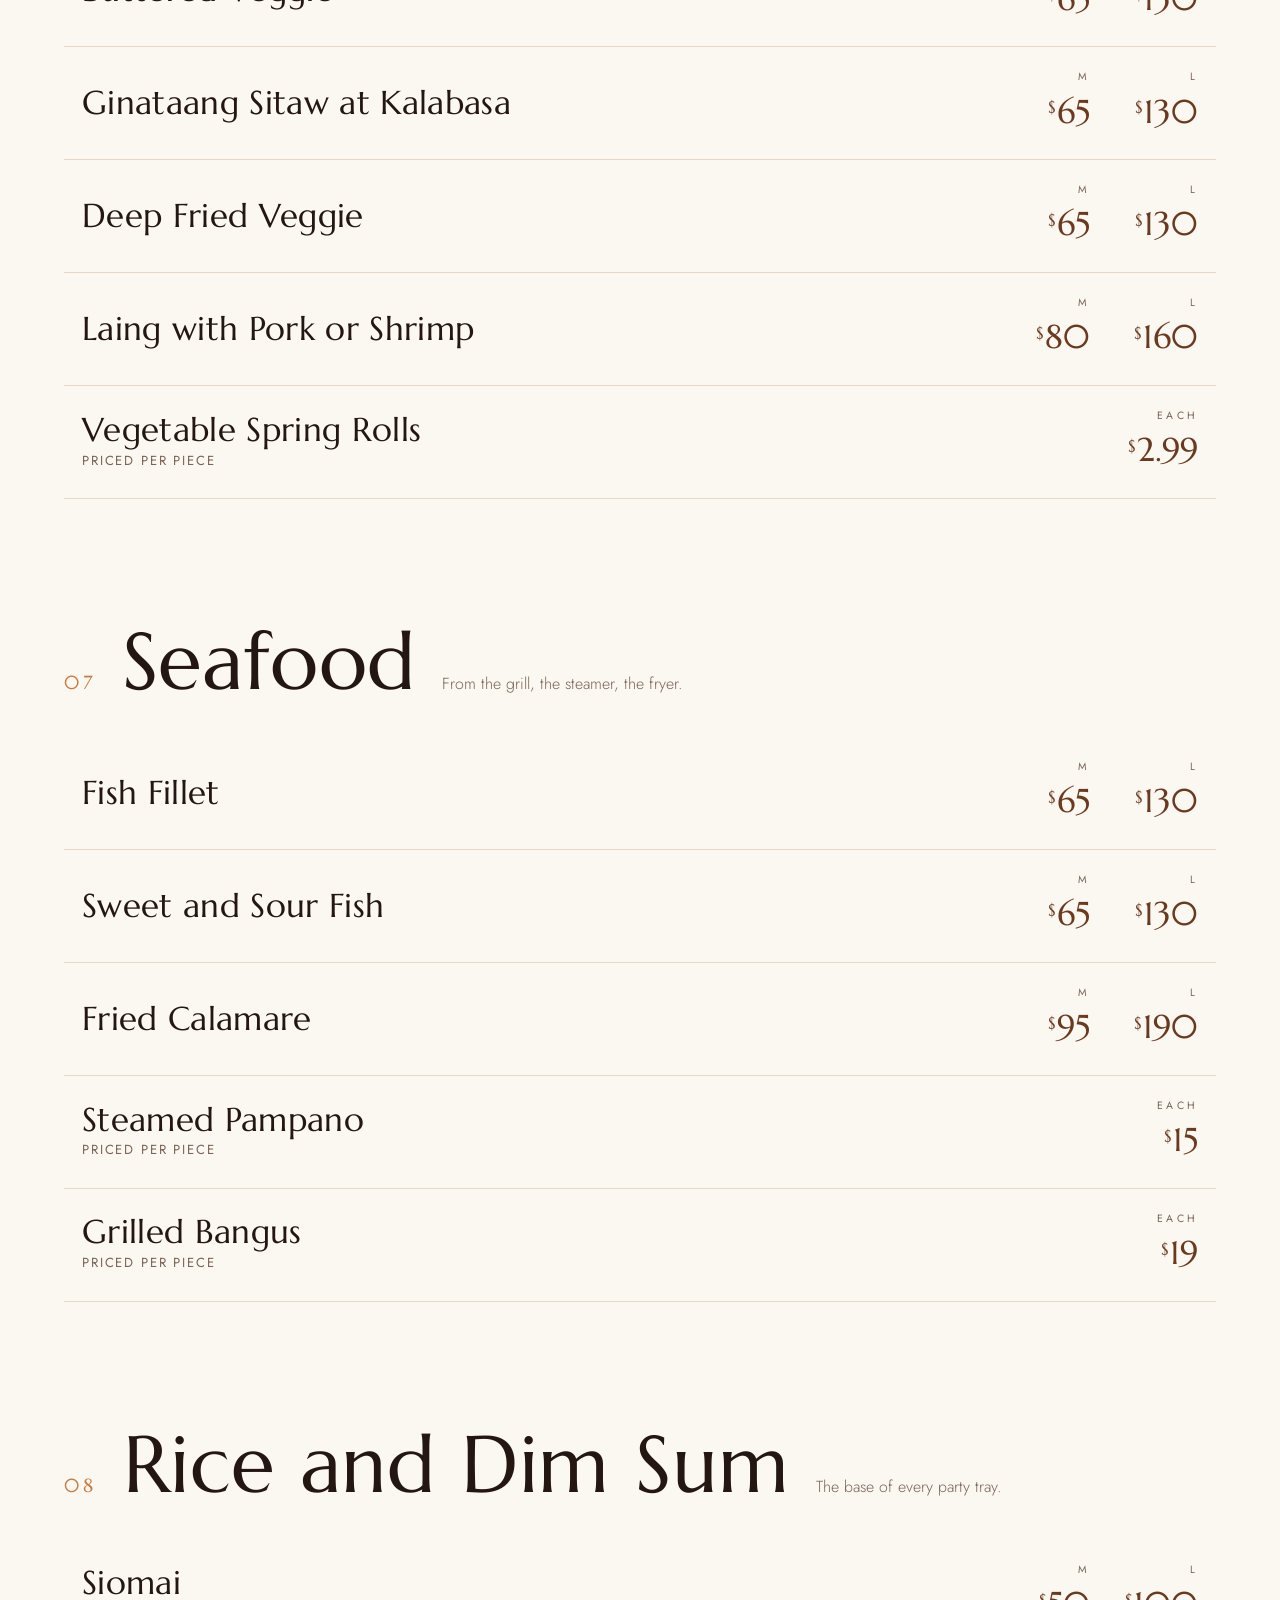
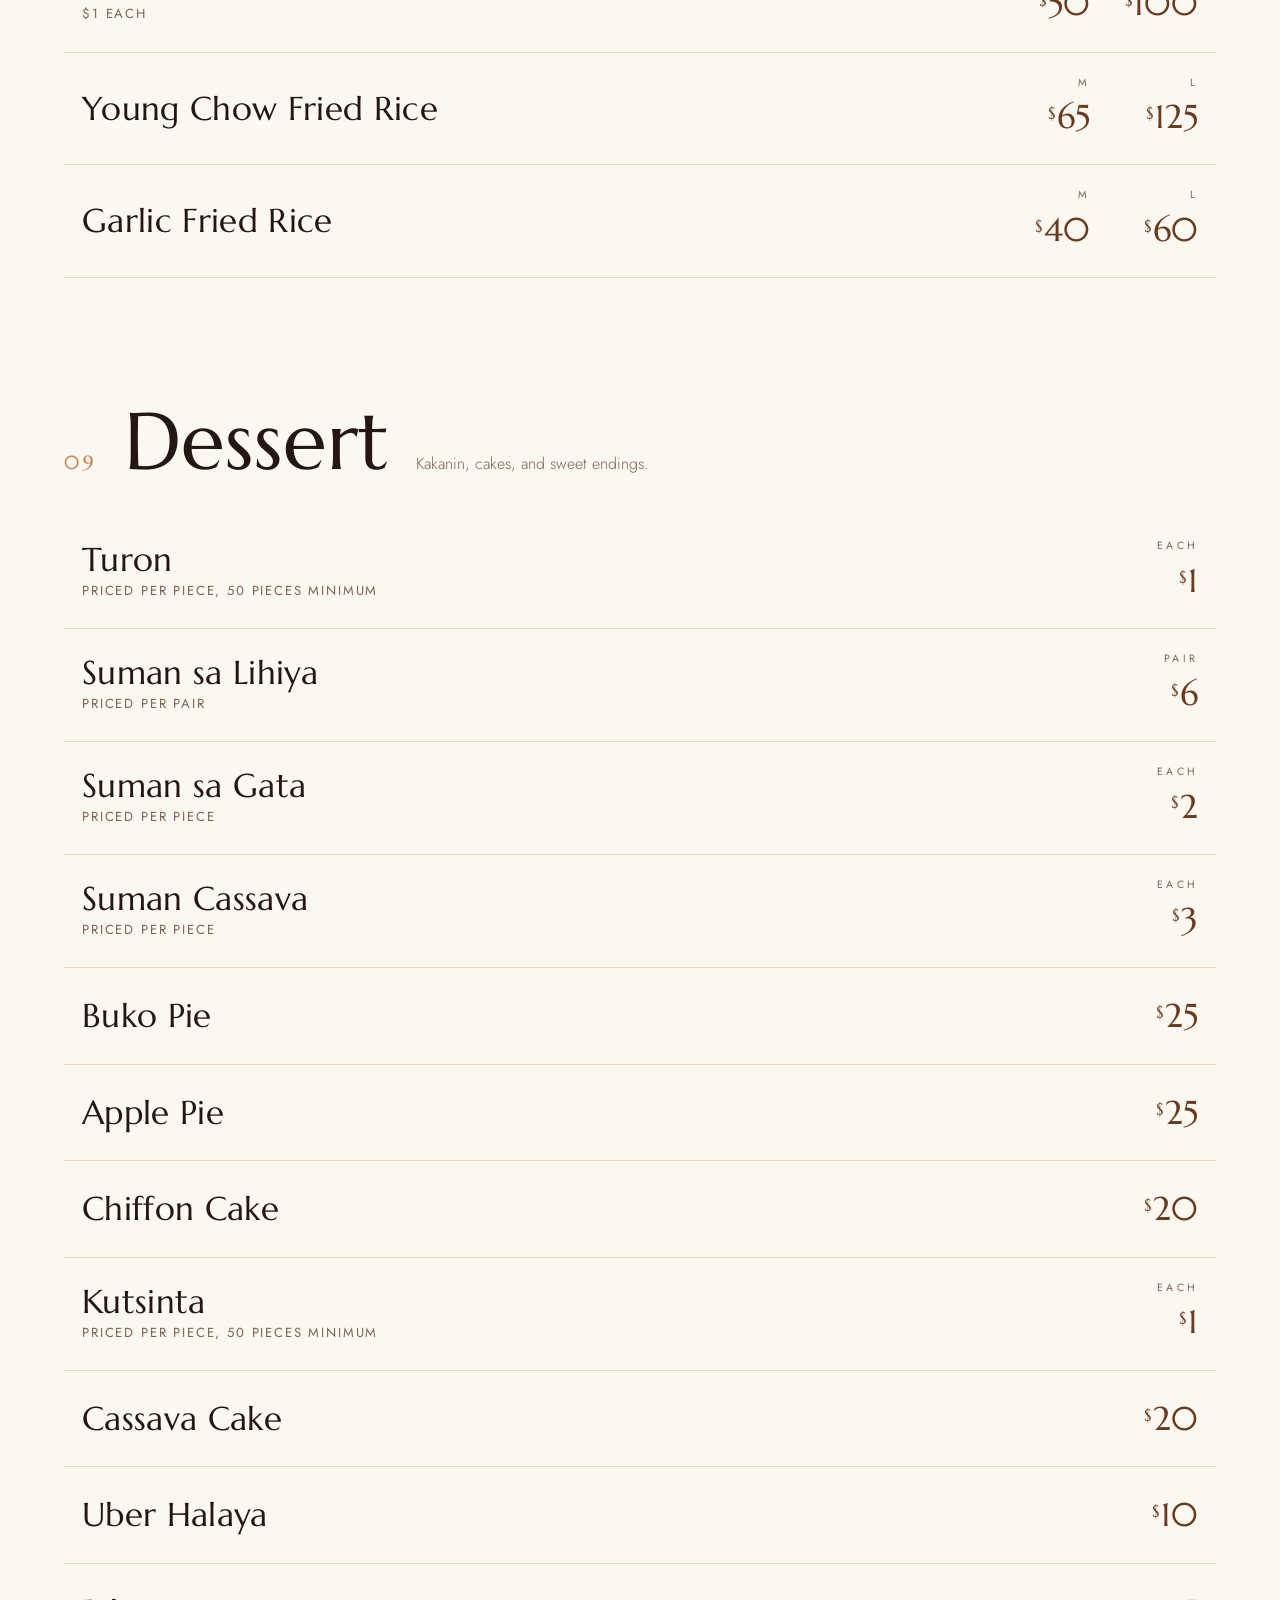
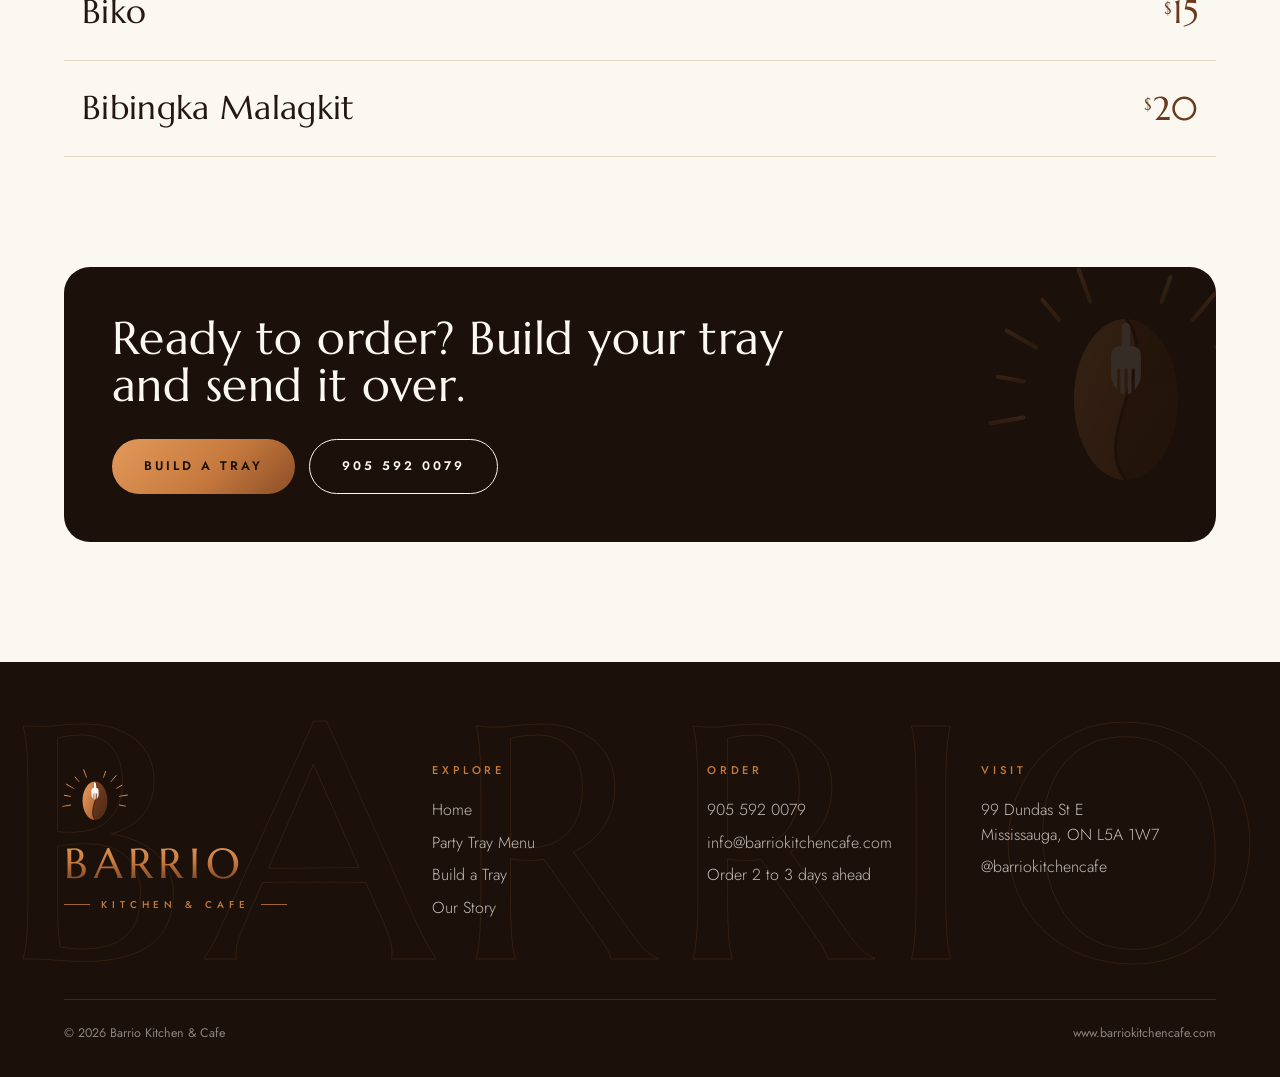
<file: menu.html>
<!doctype html>
<html lang="en">
<head>
<meta charset="utf-8">
<meta name="viewport" content="width=device-width,initial-scale=1,viewport-fit=cover">
<title>Party Tray Menu | Barrio Kitchen &amp; Cafe</title>
<meta name="description" content="The full Barrio Kitchen & Cafe party tray menu with medium and large prices. Pancit, adobo, lechon kawali, desserts and more.">
<meta name="theme-color" content="#1B100A">
<link rel="stylesheet" href="css/site.css">
</head>
<body data-page="menu">

<section class="phead">
  <div class="layer ghost-word" data-speed=".16" style="top:62%" aria-hidden="true">MENU</div>
  <div class="layer" data-speed=".3" style="right:10%;top:22%" aria-hidden="true"><div id="b1"></div></div>
  <div class="layer" data-speed=".5" style="right:26%;bottom:18%" aria-hidden="true"><div id="b2"></div></div>
  <span class="eyebrow rv in">Party Tray Menu</span>
  <h1 data-chars style="--d:.4s">Everything on <em>the table.</em></h1>
  <p class="rv in" style="--d:.9s">Medium and large trays, priced plainly. Order at least 2 to 3 days in advance by phone or email.</p>
</section>

<div class="menu-tools">
 <div class="bar">
  <div class="wrap">
    <div class="chips" id="chips"></div>
    <div class="controls">
      <div class="toggle" id="size"><button data-s="" class="on">Both</button><button data-s="m">M</button><button data-s="l">L</button></div>
      <label class="search"><svg viewBox="0 0 24 24" fill="none" stroke="currentColor" stroke-width="2"><circle cx="11" cy="11" r="7"/><path d="M20 20l-4-4"/></svg><input id="q" type="search" placeholder="Search dishes" aria-label="Search dishes"></label>
    </div>
  </div>
 </div>
</div>
<div class="menu-spacer"></div>

<main class="wrap" id="menu"></main>
<div class="wrap"><div class="noresult" id="none"><h3 class="serif" style="font-size:2.4rem;margin-bottom:10px">Nothing matches that.</h3><p>Try another word, or call us and ask about it.</p></div></div>

<div class="wrap" style="padding-bottom:120px">
  <div class="notice rv">
    <div class="layer" style="position:absolute;right:-40px;top:-30px;opacity:.12;width:260px" aria-hidden="true"><div id="nm"></div></div>
    <h3>Ready to order? Build your tray and send it over.</h3>
    <div style="display:flex;gap:14px;flex-wrap:wrap;position:relative">
      <a href="trays.html" class="btn solid">Build a tray</a>
      <a href="tel:+19055920079" class="btn ghost">905 592 0079</a>
    </div>
  </div>
</div>

<div data-footer></div>

<script src="js/menu-data.js"></script>
<script src="js/site.js"></script>
<script>
(function(){
  var B=BARRIO, U=BarrioUI;
  document.getElementById("b1").innerHTML=U.bean("--s:60px;--o:.55;--r:-20deg");
  document.getElementById("b2").innerHTML=U.bean("--s:34px;--o:.45;--r:30deg;--d:-2s");
  document.getElementById("nm").innerHTML=U.mark({anim:false});
  function price(v){var w=Math.floor(v),c=Math.round((v-w)*100);return "<sup>$</sup>"+w+(c?"."+String(c).padStart(2,"0"):"")}
  var menu=document.getElementById("menu"), chips=document.getElementById("chips");
  menu.innerHTML=B.cats.map(function(c,ci){
    var rows=B.items.filter(function(x){return x.cat===c.id}).map(function(x){
      var pr,sub="";
      if(x.m){
        pr="<div class='price m'><i>"+(x.mLabel||"M")+"</i><b>"+price(x.m)+"</b></div><div class='price l'><i>"+(x.lLabel||"L")+"</i><b>"+price(x.l)+"</b></div>";
        if(x.note)sub=x.note;
      }else{
        pr="<div class='price'><i>"+(x.unit||"")+"</i><b>"+price(x.each)+"</b></div>";
        if(x.unit==="each")sub="Priced per piece";
        if(x.unit==="pair")sub="Priced per pair";
        if(x.min)sub=sub+" . "+x.min+" pieces minimum";
        sub=sub.replace(/^ \. /,"").replace(" . ",", ");
      }
      return "<div class='mrow rv' data-name='"+x.name.toLowerCase()+"'><div><h3>"+x.name+"</h3>"+(sub?"<small>"+sub+"</small>":"")+"</div><div class='prices'>"+pr+"</div></div>";
    }).join("");
    return "<section class='mcat' id='"+c.id+"' data-cat><div class='mcat-head rv'><span class='no'>0"+(ci+1)+"</span><h2>"+c.name+"</h2><p>"+c.blurb+"</p></div>"+rows+"</section>";
  }).join("");
  chips.innerHTML=B.cats.map(function(c){return "<button class='chip' data-id='"+c.id+"'>"+c.name+"</button>"}).join("");
  BarrioWatch(menu);

  chips.addEventListener("click",function(e){var b=e.target.closest(".chip");if(!b)return;document.getElementById(b.dataset.id).scrollIntoView({behavior:"smooth"})});
  document.getElementById("size").addEventListener("click",function(e){
    var b=e.target.closest("button");if(!b)return;
    this.querySelectorAll("button").forEach(function(x){x.classList.toggle("on",x===b)});
    menu.classList.remove("size-m","size-l");if(b.dataset.s)menu.classList.add("size-"+b.dataset.s);
  });
  var q=document.getElementById("q"),none=document.getElementById("none");
  q.addEventListener("input",function(){
    var t=q.value.trim().toLowerCase(),shown=0;
    menu.querySelectorAll("[data-cat]").forEach(function(s){
      var n=0;s.querySelectorAll(".mrow").forEach(function(r){var ok=!t||r.dataset.name.indexOf(t)>-1;r.style.display=ok?"":"none";if(ok){n++;r.classList.add("in")}});
      s.style.display=n?"":"none";shown+=n;
    });
    none.classList.toggle("show",!shown);
  });
  /* scrollspy */
  var spy=new IntersectionObserver(function(es){es.forEach(function(e){if(e.isIntersecting){chips.querySelectorAll(".chip").forEach(function(c){var on=c.dataset.id===e.target.id;c.classList.toggle("on",on);if(on&&chips.scrollWidth>chips.clientWidth)chips.scrollTo({left:c.offsetLeft-40,behavior:"smooth"})})}})},{rootMargin:"-35% 0px -60% 0px"});
  menu.querySelectorAll("[data-cat]").forEach(function(s){spy.observe(s)});
  var tools=document.querySelector(".menu-tools"),ly=scrollY;
  addEventListener("scroll",function(){var y=scrollY;if(matchMedia("(max-width:640px)").matches){tools.classList.toggle("compact",y>ly&&y>260)}else tools.classList.remove("compact");ly=y},{passive:true});
  if(location.hash){setTimeout(function(){var el=document.querySelector(location.hash);if(el)el.scrollIntoView({behavior:"smooth"})},900)}
})();
</script>
</body>
</html>
</file>
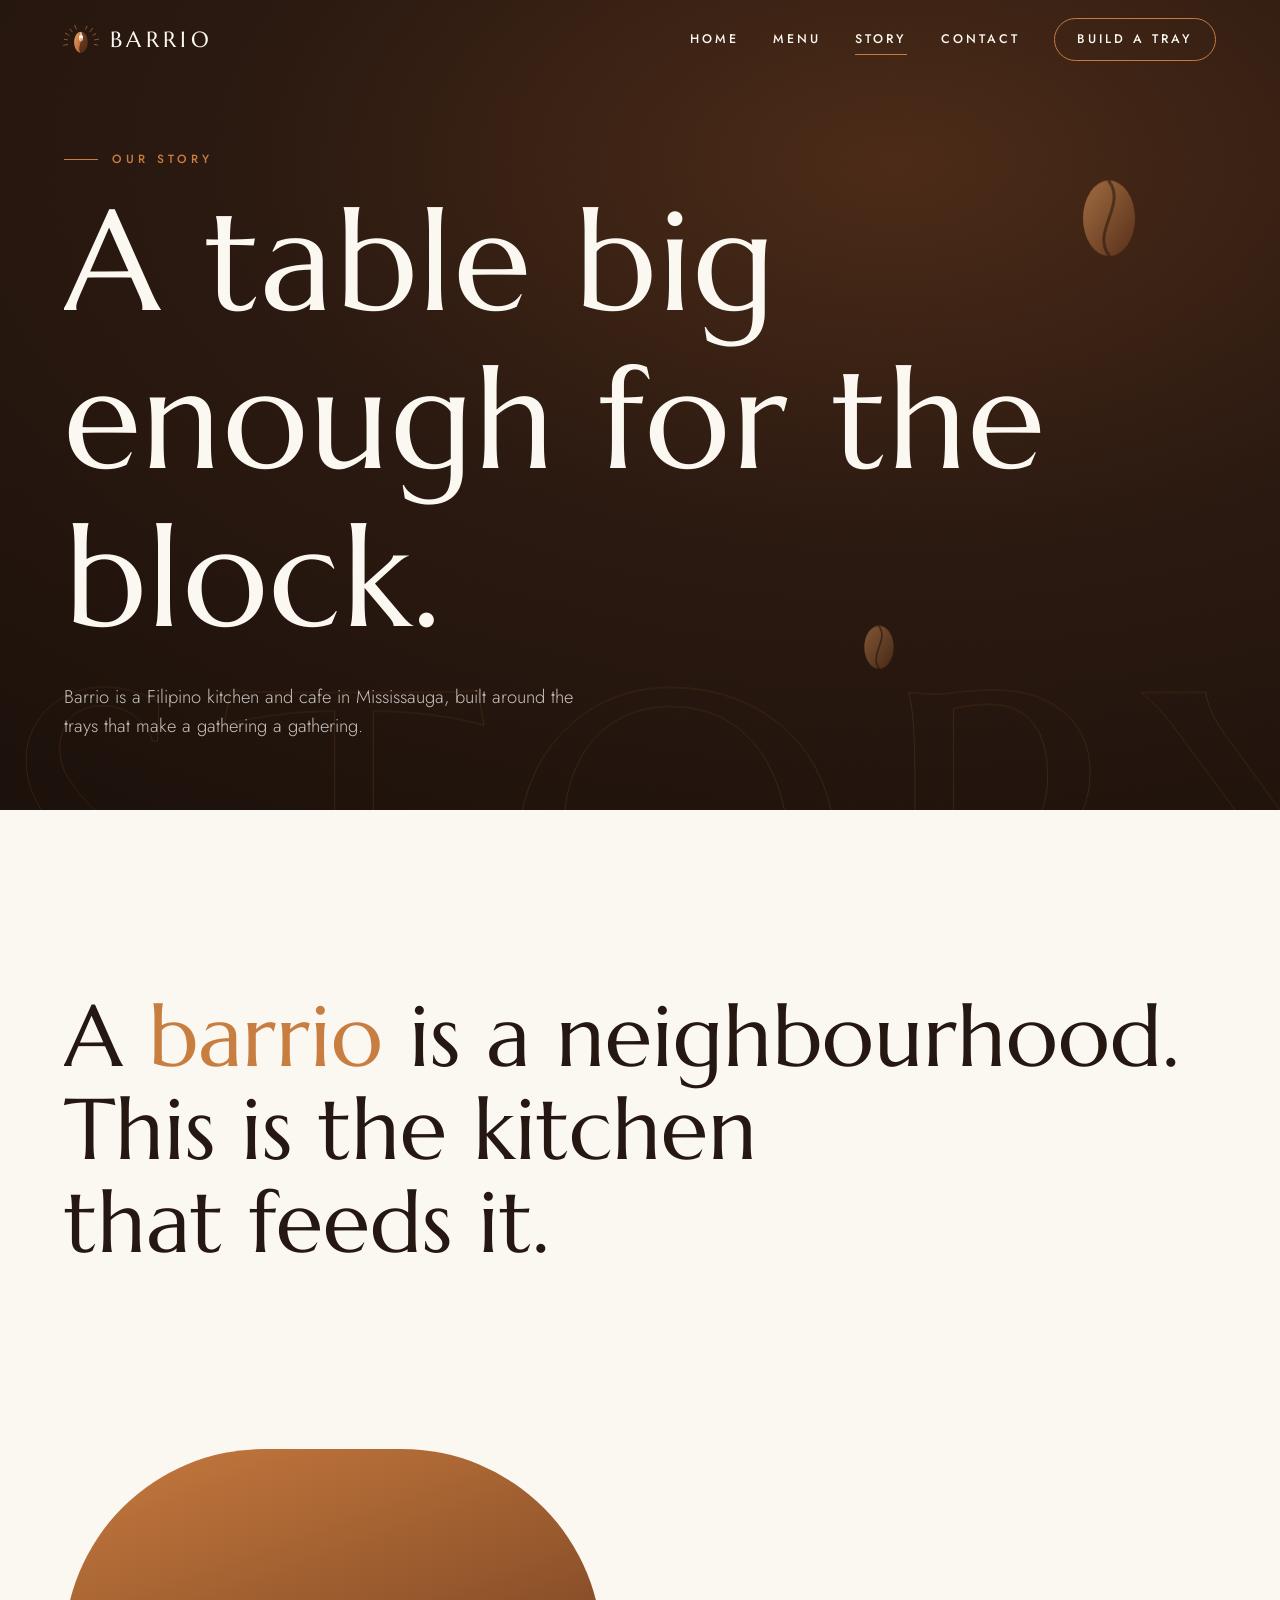
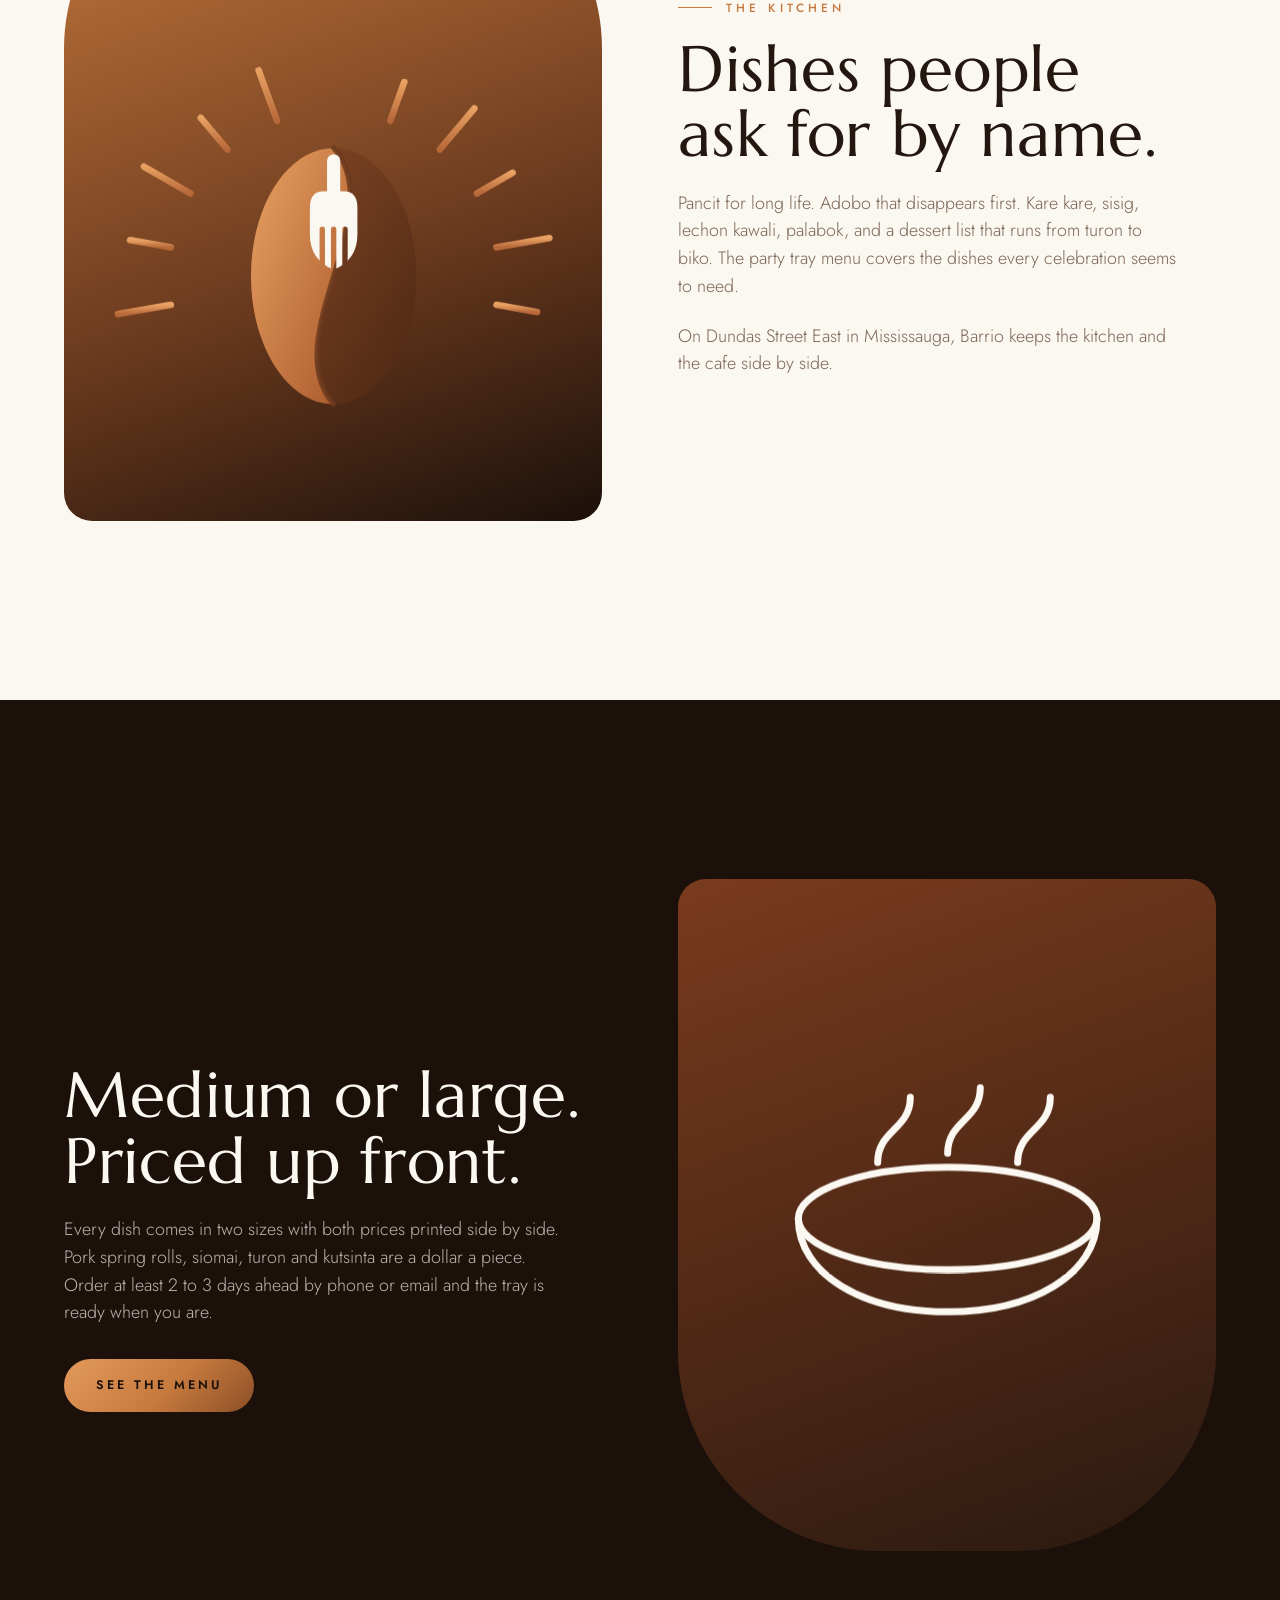
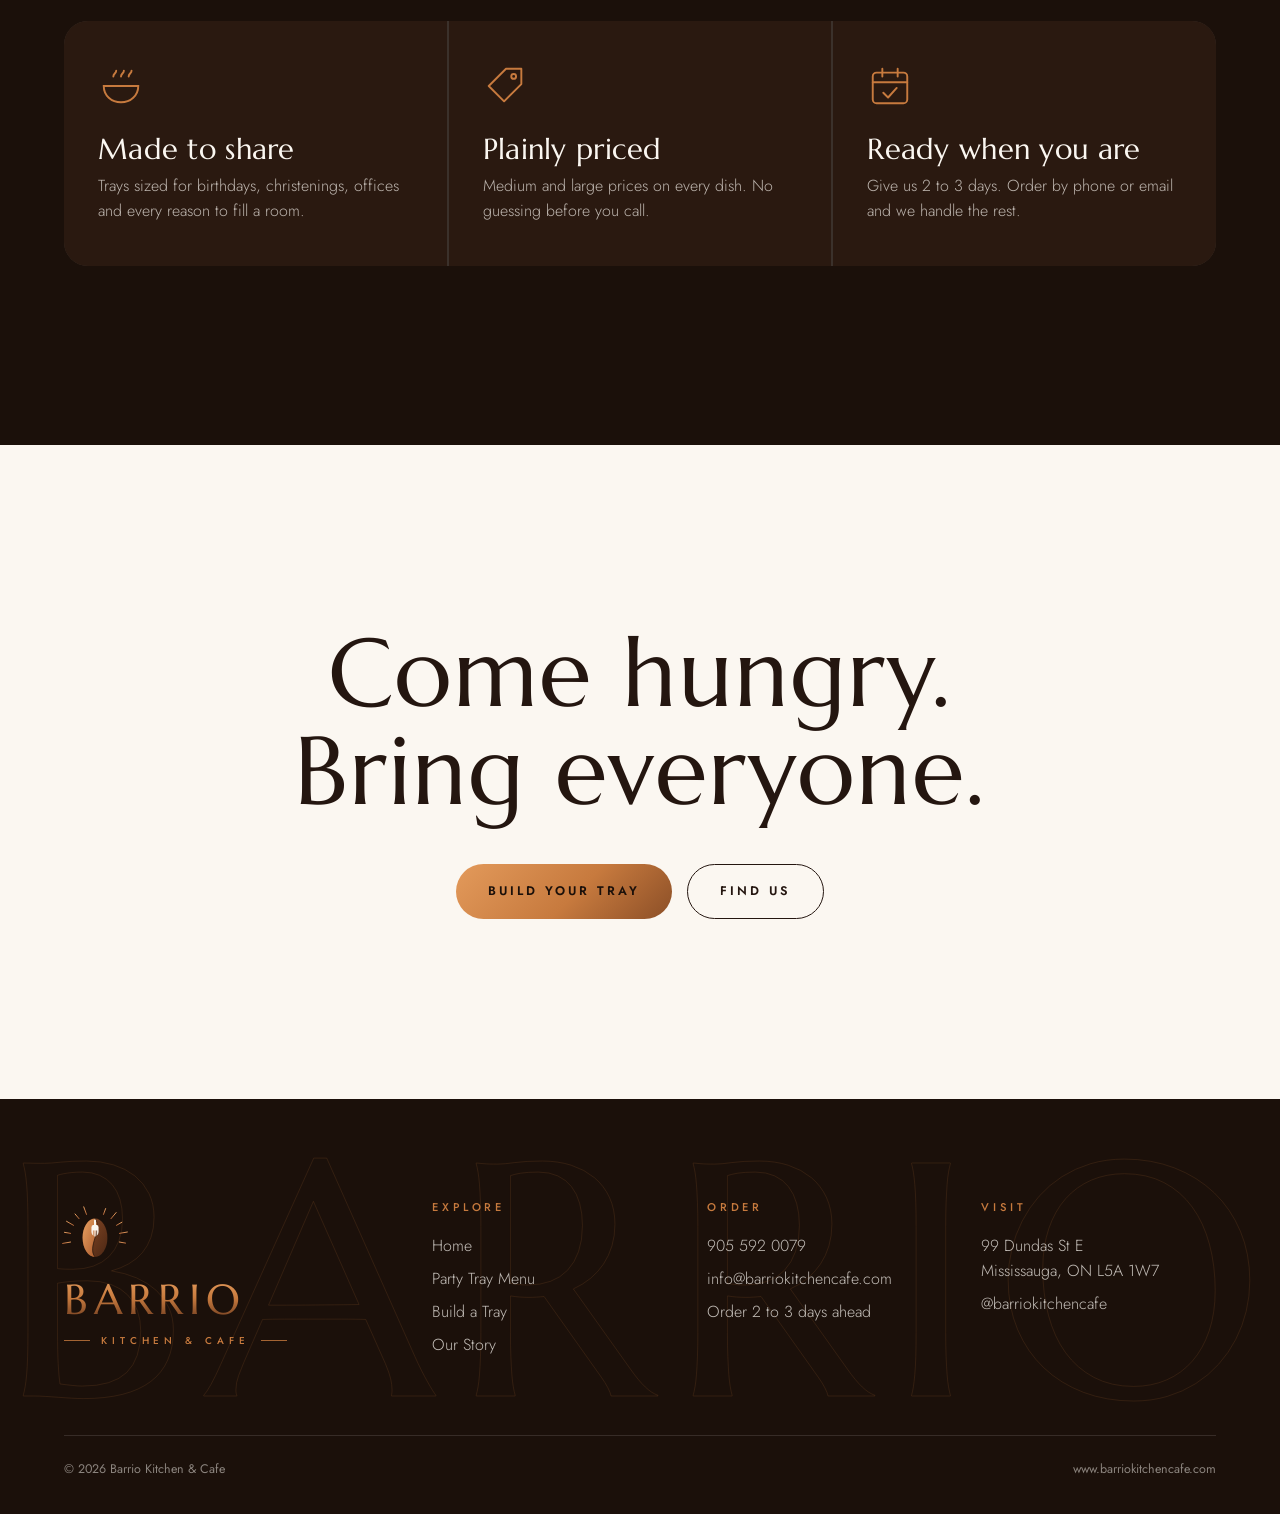
<file: story.html>
<!doctype html>
<html lang="en">
<head>
<meta charset="utf-8">
<meta name="viewport" content="width=device-width,initial-scale=1,viewport-fit=cover">
<title>Our Story | Barrio Kitchen &amp; Cafe</title>
<meta name="description" content="Barrio Kitchen & Cafe is a Filipino kitchen and cafe on Dundas Street East in Mississauga, built around party trays for every table.">
<meta name="theme-color" content="#1B100A">
<link rel="stylesheet" href="css/site.css">
</head>
<body data-page="story">

<section class="phead">
  <div class="layer ghost-word" data-speed=".16" style="top:62%" aria-hidden="true">STORY</div>
  <div class="layer" data-speed=".32" style="right:11%;top:20%" aria-hidden="true"><div id="b1"></div></div>
  <div class="layer" data-speed=".5" style="right:30%;bottom:20%" aria-hidden="true"><div id="b2"></div></div>
  <span class="eyebrow rv in">Our Story</span>
  <h1 data-chars style="--d:.4s">A table big enough <em>for the block.</em></h1>
  <p class="rv in" style="--d:.9s">Barrio is a Filipino kitchen and cafe in Mississauga, built around the trays that make a gathering a gathering.</p>
</section>

<section class="sec">
  <div class="wrap">
    <p class="pull" data-lines>A <em>barrio</em> is a neighbourhood.<br>This is the kitchen<br>that feeds it.</p>
  </div>
</section>

<section class="sec" style="padding-top:0">
  <div class="wrap">
    <div class="story-grid">
      <div class="story-vis rv left"><div class="in-layer" data-speed=".12"><div id="v1" style="width:100%;display:grid;place-items:center"></div></div></div>
      <div class="story-copy">
        <span class="eyebrow rv">The Kitchen</span>
        <h2 class="title-lg" data-lines style="margin-top:20px">Dishes people<br>ask for by name.</h2>
        <p class="rv">Pancit for long life. Adobo that disappears first. Kare kare, sisig, lechon kawali, palabok, and a dessert list that runs from turon to biko. The party tray menu covers the dishes every celebration seems to need.</p>
        <p class="rv">On Dundas Street East in Mississauga, Barrio keeps the kitchen and the cafe side by side.</p>
      </div>
    </div>
  </div>
</section>

<section class="sec dark">
  <div class="wrap">
    <div class="story-grid rev">
      <div class="story-vis rv right" style="border-radius:28px 28px 200px 200px;background:linear-gradient(160deg,#7A3B1D,#2A1910)"><div class="in-layer" data-speed="-.1"><div id="v2" style="width:100%;display:grid;place-items:center"></div></div></div>
      <div class="story-copy">
        <span class="eyebrow rv">The Tray</span>
        <h2 class="title-lg" data-lines style="margin-top:20px">Medium or large.<br>Priced up front.</h2>
        <p class="rv">Every dish comes in two sizes with both prices printed side by side. Pork spring rolls, siomai, turon and kutsinta are a dollar a piece. Order at least 2 to 3 days ahead by phone or email and the tray is ready when you are.</p>
        <div class="rv" style="margin-top:32px"><a href="menu.html" class="btn solid">See the menu</a></div>
      </div>
    </div>

    <div class="values">
      <div class="value rv"><svg class="ico" viewBox="0 0 48 48" fill="none" stroke="currentColor" stroke-width="2" stroke-linecap="round"><path d="M6 24h36c0 10-8 17-18 17S6 34 6 24Z"/><path d="M16 14c0-3 3-3 3-6M24 14c0-3 3-3 3-6M32 14c0-3 3-3 3-6"/></svg><h3>Made to share</h3><p>Trays sized for birthdays, christenings, offices and every reason to fill a room.</p></div>
      <div class="value rv" style="--d:.1s"><svg class="ico" viewBox="0 0 48 48" fill="none" stroke="currentColor" stroke-width="2" stroke-linecap="round" stroke-linejoin="round"><path d="M6 24 24 6h16v16L22 40Z"/><circle cx="32" cy="14" r="2.5"/></svg><h3>Plainly priced</h3><p>Medium and large prices on every dish. No guessing before you call.</p></div>
      <div class="value rv" style="--d:.2s"><svg class="ico" viewBox="0 0 48 48" fill="none" stroke="currentColor" stroke-width="2" stroke-linecap="round" stroke-linejoin="round"><rect x="6" y="10" width="36" height="32" rx="4"/><path d="M6 20h36M16 6v8M32 6v8M17 31l5 5 9-10"/></svg><h3>Ready when you are</h3><p>Give us 2 to 3 days. Order by phone or email and we handle the rest.</p></div>
    </div>
  </div>
</section>

<section class="sec" style="text-align:center">
  <div class="wrap">
    <h2 class="title-xl" data-lines>Come hungry.<br>Bring everyone.</h2>
    <div class="rv" style="display:flex;gap:16px;justify-content:center;flex-wrap:wrap;margin-top:44px">
      <a href="trays.html" class="btn solid">Build your tray</a>
      <a href="contact.html" class="btn ghost" style="color:var(--ink)">Find us</a>
    </div>
  </div>
</section>

<div data-footer></div>
<script src="js/menu-data.js"></script>
<script src="js/site.js"></script>
<script>
(function(){
  var U=BarrioUI;
  document.getElementById("b1").innerHTML=U.bean("--s:60px;--o:.55;--r:-20deg");
  document.getElementById("b2").innerHTML=U.bean("--s:34px;--o:.45;--r:30deg;--d:-2s");
  document.getElementById("v1").innerHTML=U.mark({anim:false}).replace('class="logo-mark','style="--crease:#6B3A1E;width:62%" class="logo-mark');
  document.getElementById("v2").innerHTML="<svg viewBox='0 0 160 160' style='width:56%;color:#FBF7F1' fill='none' stroke='currentColor' stroke-width='3' stroke-linecap='round' stroke-linejoin='round'><ellipse cx='80' cy='96' rx='64' ry='22'/><path d='M16 96c0 24 28 40 64 40s64-16 64-40'/><path d='M50 72c0-14 14-14 14-28M80 68c0-14 14-14 14-28M110 72c0-14 14-14 14-28'/></svg>";
})();
</script>
</body>
</html>
</file>
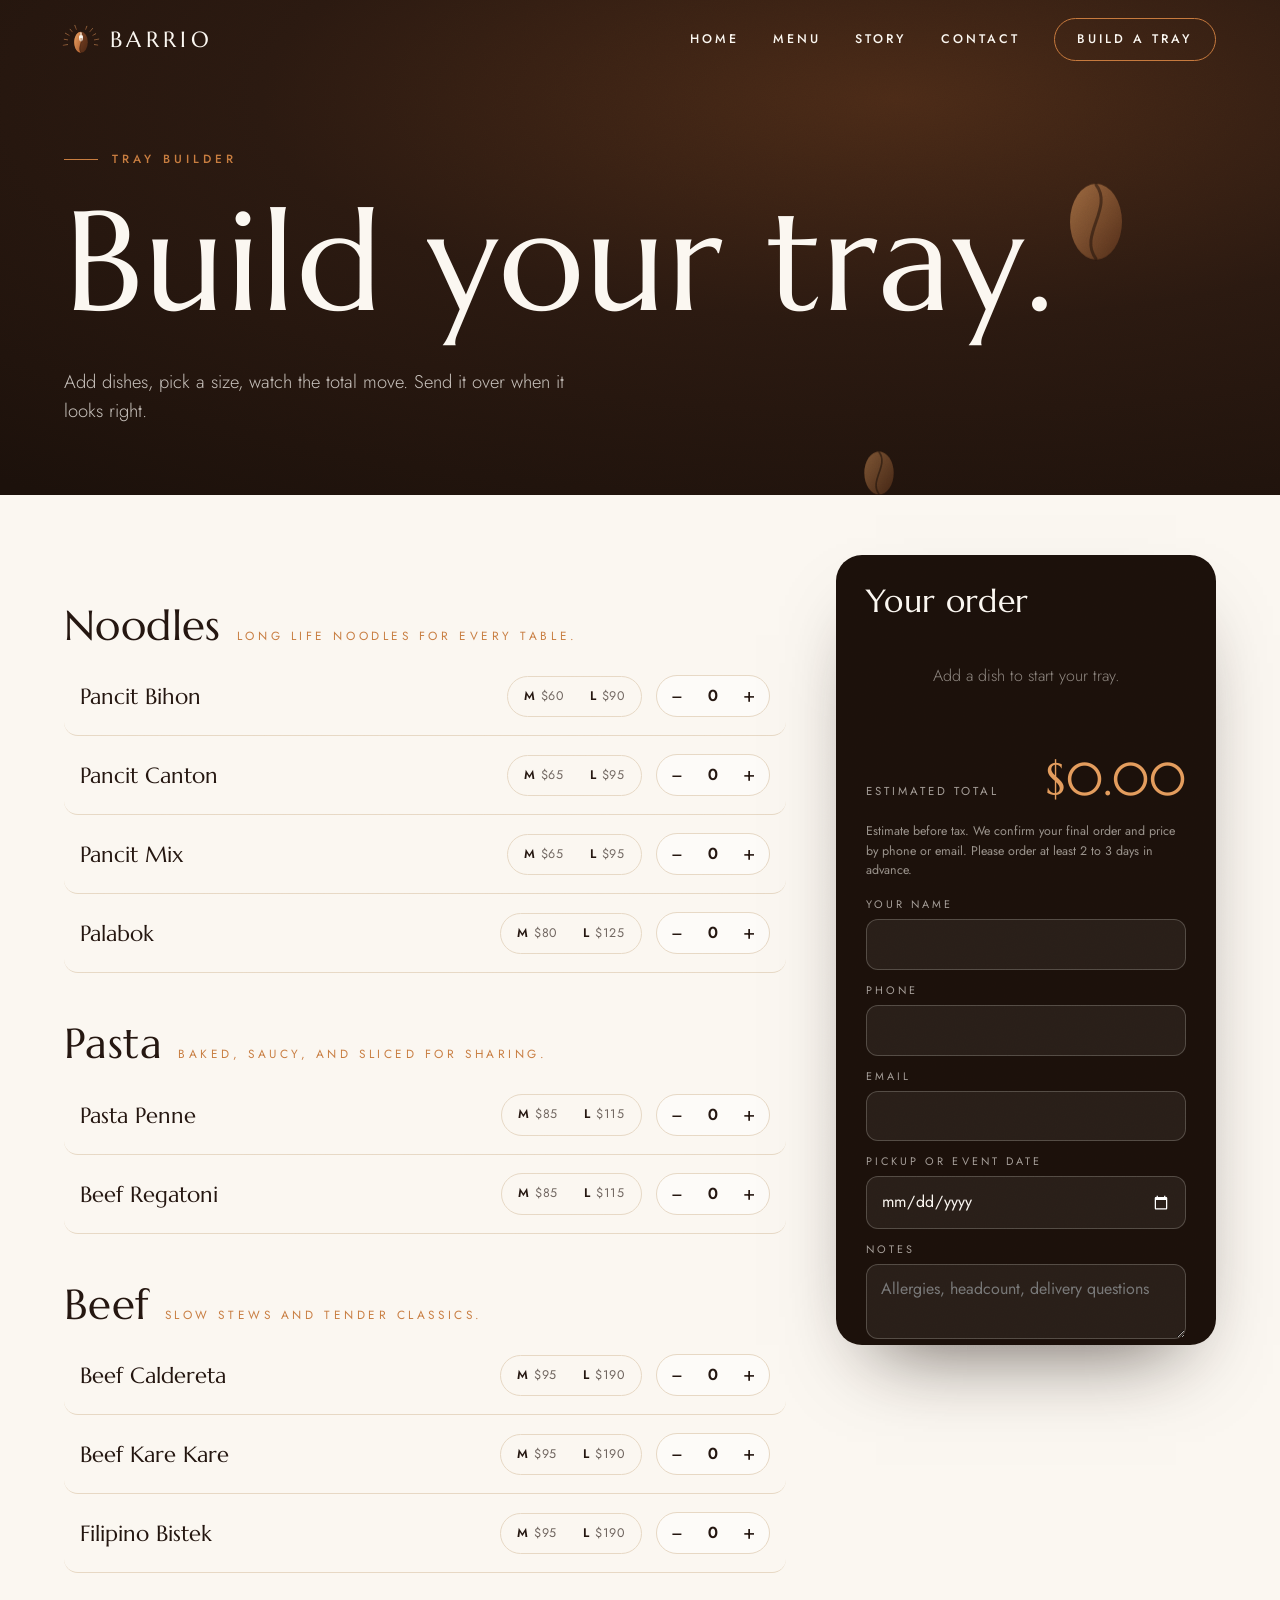
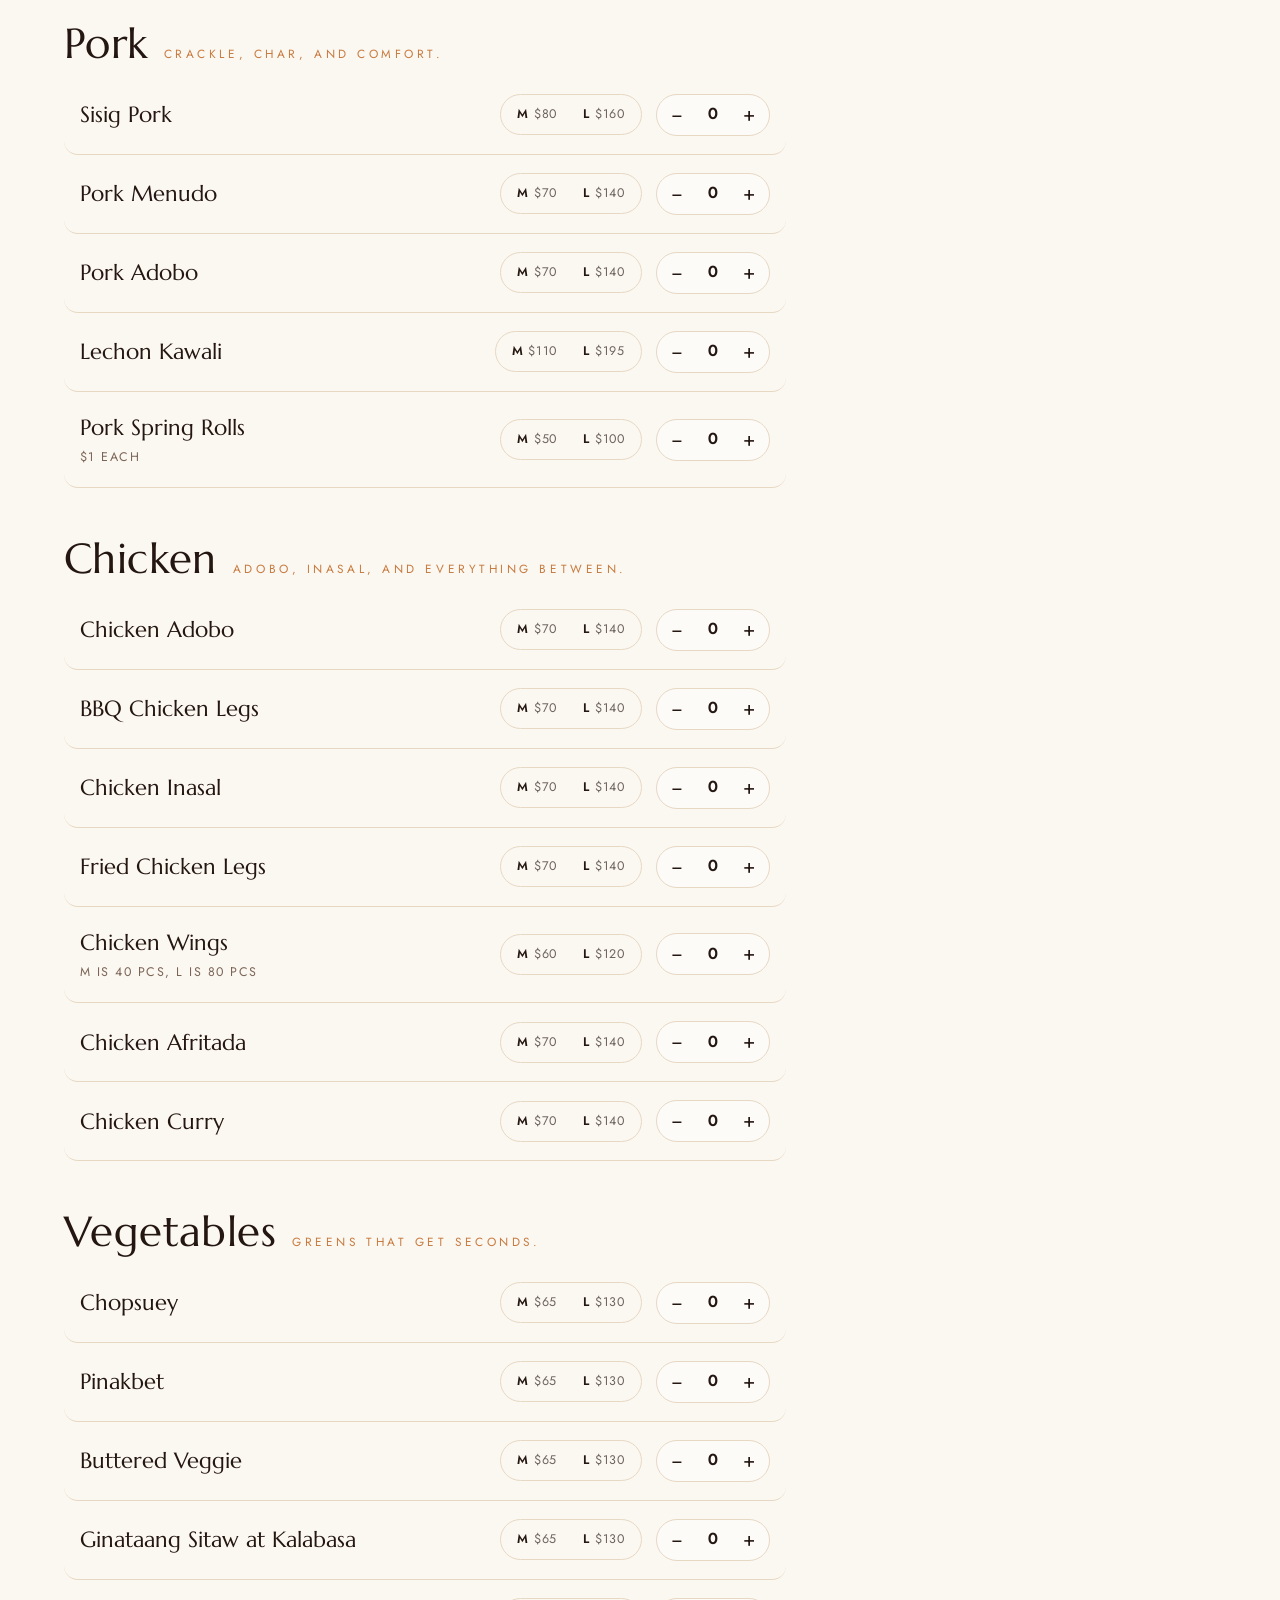
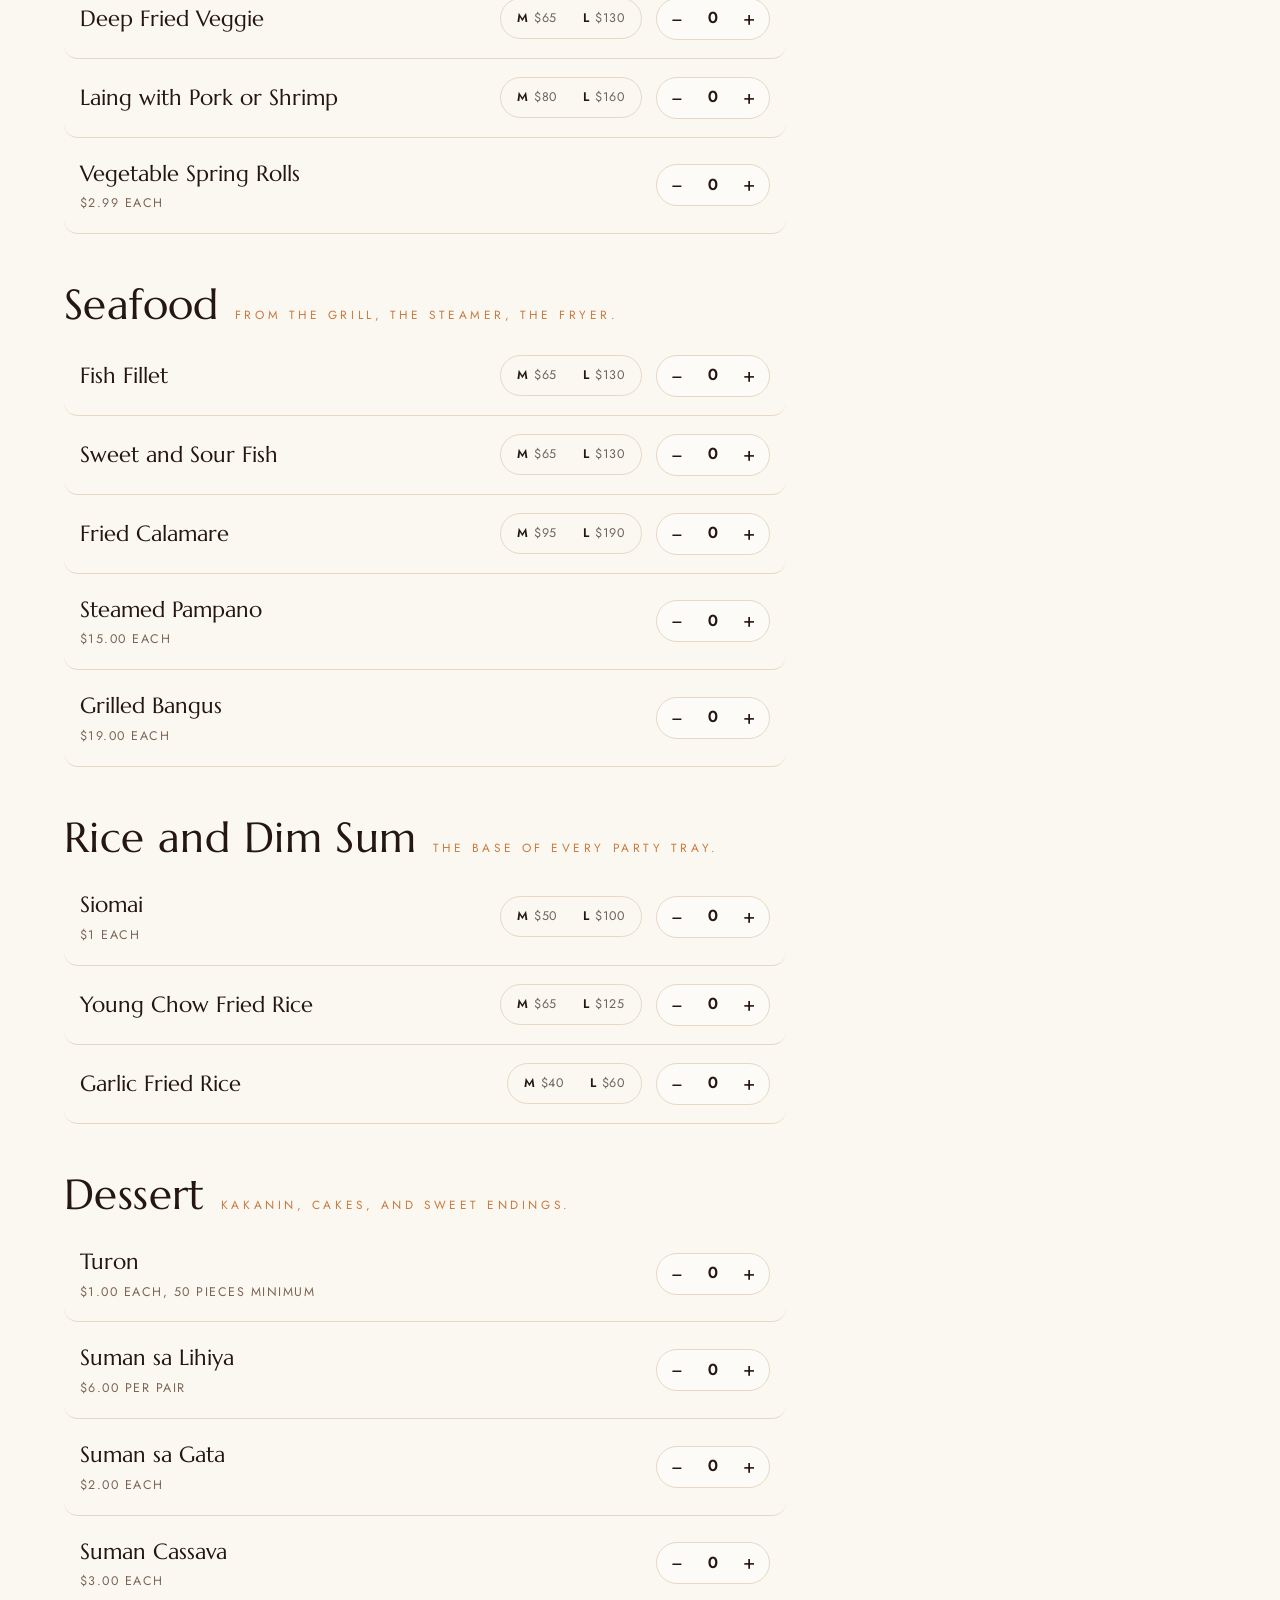
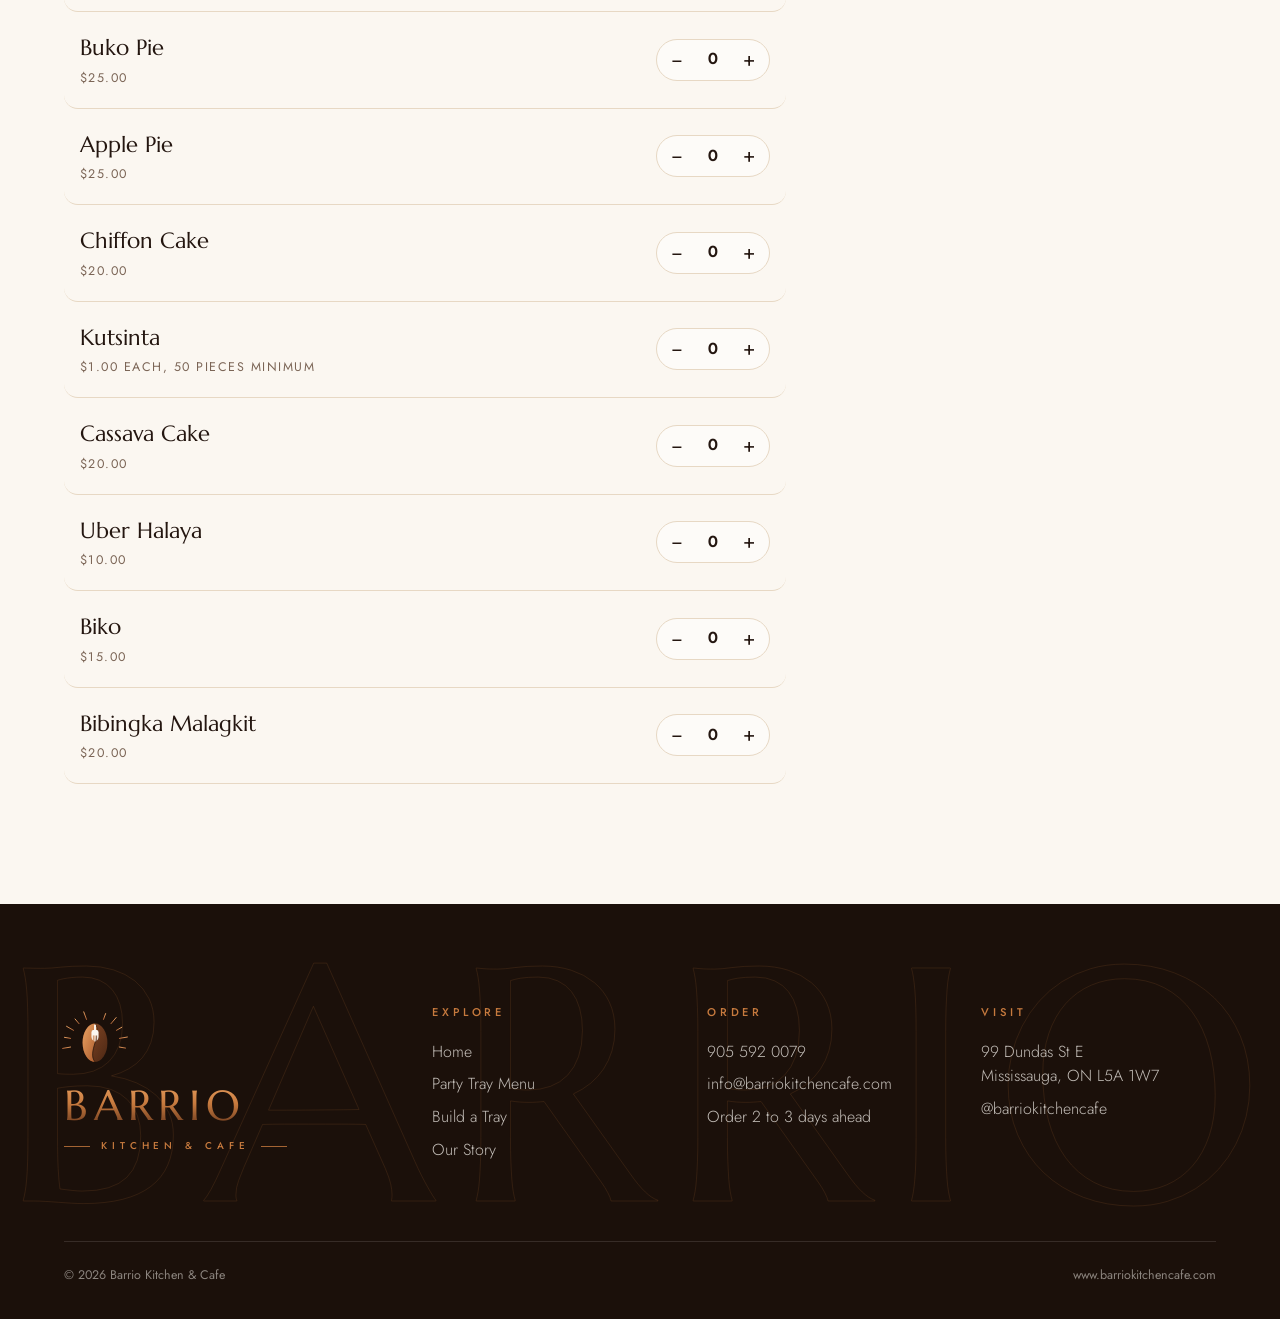
<file: trays.html>
<!doctype html>
<html lang="en">
<head>
<meta charset="utf-8">
<meta name="viewport" content="width=device-width,initial-scale=1,viewport-fit=cover">
<title>Build a Party Tray | Barrio Kitchen &amp; Cafe</title>
<meta name="description" content="Build your Barrio Kitchen & Cafe party tray order, see your total as you go, and send it by email or phone.">
<meta name="theme-color" content="#1B100A">
<link rel="stylesheet" href="css/site.css">
</head>
<body data-page="trays">

<section class="phead" style="min-height:52vh">
  <div class="layer ghost-word" data-speed=".16" style="top:64%" aria-hidden="true">TRAYS</div>
  <div class="layer" data-speed=".3" style="right:12%;top:24%" aria-hidden="true"><div id="b1"></div></div>
  <div class="layer" data-speed=".5" style="right:30%;bottom:20%" aria-hidden="true"><div id="b2"></div></div>
  <span class="eyebrow rv in">Tray Builder</span>
  <h1 data-chars style="--d:.4s">Build your <em>tray.</em></h1>
  <p class="rv in" style="--d:.9s">Add dishes, pick a size, watch the total move. Send it over when it looks right.</p>
</section>

<div class="wrap builder">
  <div id="list"></div>

  <aside class="summary" id="sum" aria-label="Your order">
    <div class="grip" id="grip"><div><h3 style="font-size:1.4rem;margin:0">Your order</h3><span class="fine" style="margin:0" id="gcount">Nothing yet</span></div><b class="serif" style="font-size:2rem;color:var(--copper-hi)" id="gtotal">$0</b></div>
    <form id="oform" class="oform" name="tray-order" method="POST" data-netlify="true" netlify-honeypot="bot-field" novalidate>
      <input type="hidden" name="form-name" value="tray-order">
      <p style="position:absolute;left:-9999px" aria-hidden="true"><label>Leave this empty <input name="bot-field" tabindex="-1" autocomplete="off"></label></p>
      <input type="hidden" name="order" id="f-order"><input type="hidden" name="total" id="f-total">
      <h3 class="d">Your order</h3>
      <div class="lines" id="lines"></div>
      <div class="total"><span>Estimated total</span><b id="total">$0.00</b></div>
      <p class="fine">Estimate before tax. We confirm your final order and price by phone or email. Please order at least 2 to 3 days in advance.</p>
      <div class="field"><label for="f-name">Your name</label><input id="f-name" name="name" autocomplete="name" required></div>
      <div class="field"><label for="f-phone">Phone</label><input id="f-phone" name="phone" type="tel" autocomplete="tel" inputmode="tel"></div>
      <div class="field"><label for="f-email">Email</label><input id="f-email" name="email" type="email" autocomplete="email" inputmode="email"></div>
      <div class="field"><label for="f-date">Pickup or event date</label><input id="f-date" name="date" type="date"></div>
      <div class="field"><label for="f-note">Notes</label><textarea id="f-note" name="notes" rows="2" placeholder="Allergies, headcount, delivery questions"></textarea></div>
      <p class="ferr" id="ferr" role="alert" hidden></p>
      <button class="btn solid" type="submit" id="submit">Send my order</button>
      <div class="mini"><button class="btn ghost" type="button" id="copy">Copy order</button><a class="btn ghost" href="tel:+19055920079">Call</a><button class="btn ghost" type="button" id="clear">Clear</button></div>
      <a class="alt-link" id="mail" href="#">Prefer email? Open it in your email app</a>
    </form>
    <div class="thanks" id="thanks" hidden>
      <svg viewBox="0 0 48 48" fill="none" stroke="currentColor" stroke-width="2.4" stroke-linecap="round" stroke-linejoin="round"><circle cx="24" cy="24" r="20"/><path d="m14 25 7 7 14-16"/></svg>
      <h3 class="serif" style="color:var(--cream)">Order sent.</h3>
      <p>Thank you. We will confirm your order and final price by phone or email.</p>
      <button class="btn ghost" type="button" id="again" style="width:100%;justify-content:center">Start another tray</button>
    </div>
  </aside>
</div>

<div class="toast" id="toast"></div>
<div data-footer></div>

<script src="js/menu-data.js"></script>
<script src="js/forms.js"></script>
<script src="js/site.js"></script>
<script>
(function(){
  var B=BARRIO,U=BarrioUI,KEY="barrio-tray-v1";
  document.getElementById("b1").innerHTML=U.bean("--s:60px;--o:.55;--r:-20deg");
  document.getElementById("b2").innerHTML=U.bean("--s:34px;--o:.45;--r:30deg;--d:-2s");
  var state={};try{state=JSON.parse(localStorage.getItem(KEY)||"{}")}catch(e){}
  function save(){try{localStorage.setItem(KEY,JSON.stringify(state))}catch(e){}}
  function money(v){return "$"+v.toFixed(2)}
  var byId={};B.items.forEach(function(x){byId[x.id]=x});

  var list=document.getElementById("list");
  list.innerHTML=B.cats.map(function(c){
    var rows=B.items.filter(function(x){return x.cat===c.id}).map(function(x){
      var ctl="";
      if(x.m){
        ctl="<div class='seg' data-seg='"+x.id+"'><button data-s='m'>M<span>$"+x.m+"</span></button><button data-s='l'>L<span>$"+x.l+"</span></button></div>";
      }
      var sub=x.m?(x.note||""):(money(x.each)+(x.unit==="pair"?" per pair":x.unit==="each"?" each":"")+(x.min?", "+x.min+" pieces minimum":""));
      if(x.mLabel)sub="M is "+x.mLabel+", L is "+x.lLabel;
      return "<div class='brow rv' data-id='"+x.id+"'><div><h4>"+x.name+"</h4>"+(sub?"<small>"+sub+"</small>":"")+"</div>"+ctl+"<div class='step-ctl'><button data-d='-1' aria-label='Remove one'>&minus;</button><output>0</output><button data-d='1' aria-label='Add one'>+</button></div></div>";
    }).join("");
    return "<section class='bcat' id='"+c.id+"'><h2 class='rv'>"+c.name+"<small>"+c.blurb+"</small></h2>"+rows+"</section>";
  }).join("");
  BarrioWatch(list);

  function stepFor(x,q,dir){
    if(x.m)return q+dir;
    if(x.min){ if(dir>0)return q?q+10:x.min; return q>x.min?q-10:0 }
    return q+dir;
  }
  function lineTotal(x,s){ if(x.m)return (s.size==="l"?x.l:x.m)*s.qty; return x.each*s.qty }

  function render(){
    var lines="",total=0,count=0;
    list.querySelectorAll(".brow").forEach(function(r){
      var id=r.dataset.id,x=byId[id],s=state[id],q=s?s.qty:0;
      r.classList.toggle("has",q>0);
      r.querySelector("output").textContent=q;
      var seg=r.querySelector(".seg");
      if(seg)seg.querySelectorAll("button").forEach(function(b){b.classList.toggle("on",!!s&&s.size===b.dataset.s)});
    });
    Object.keys(state).forEach(function(id){
      var s=state[id],x=byId[id];if(!x||!s.qty)return;
      var t=lineTotal(x,s);total+=t;count++;
      var label=x.m?(s.qty+" x "+(s.size==="l"?"Large":"Medium")+" tray"+(s.qty>1?"s":"")):(s.qty+(x.unit==="pair"?" pair"+(s.qty>1?"s":""):x.unit==="each"?" pieces":""));
      lines+="<div class='line'><span>"+x.name+"<small>"+label+"</small></span><b>"+money(t)+"</b></div>";
    });
    document.getElementById("lines").innerHTML=lines||"<div class='empty'>Add a dish to start your tray.</div>";
    document.getElementById("total").textContent=money(total);
    document.getElementById("gtotal").textContent="$"+(Number.isInteger(total)?total:total.toFixed(2));
    document.getElementById("gcount").textContent=count?count+" item"+(count>1?"s":"")+" in your tray":"Nothing yet";
    updateMail(total);
  }
  function orderText(){
    var out=[],total=0;
    Object.keys(state).forEach(function(id){
      var s=state[id],x=byId[id];if(!x||!s.qty)return;
      var t=lineTotal(x,s);total+=t;
      var label=x.m?s.qty+" x "+x.name+" ("+(s.size==="l"?"Large":"Medium")+")":s.qty+" "+(x.unit==="pair"?"pair(s) of ":x.unit==="each"?"pcs ":"x ")+x.name;
      out.push(label+": "+money(t));
    });
    var g=function(i){return document.getElementById(i).value.trim()};
    var head=["Hi Barrio, I would like to place a party tray order.",""];
    if(g("f-name"))head.push("Name: "+g("f-name"));
    if(g("f-phone"))head.push("Phone: "+g("f-phone"));
    if(g("f-email"))head.push("Email: "+g("f-email"));
    if(g("f-date"))head.push("Pickup or event date: "+g("f-date"));
    head.push("");
    var tail=["","Estimated total before tax: "+money(total)];
    if(g("f-note"))tail.push("","Notes: "+g("f-note"));
    return head.concat(out,tail).join("\n");
  }
  function updateMail(){
    var m=document.getElementById("mail");
    m.href="mailto:"+B.contact.email+"?subject="+encodeURIComponent("Party tray order")+"&body="+encodeURIComponent(orderText());
  }
  list.addEventListener("click",function(e){
    var row=e.target.closest(".brow");if(!row)return;
    var id=row.dataset.id,x=byId[id],s=state[id]||(state[id]={size:"m",qty:0});
    var sb=e.target.closest(".seg button"),db=e.target.closest(".step-ctl button");
    if(sb){s.size=sb.dataset.s;if(!s.qty)s.qty=1}
    if(db){s.qty=Math.max(0,stepFor(x,s.qty,parseInt(db.dataset.d)));var o=row.querySelector(".step-ctl");o.classList.remove("pop");void o.offsetWidth;o.classList.add("pop")}
    if(!s.qty)delete state[id];
    save();render();
  });
  ["f-name","f-phone","f-email","f-date","f-note"].forEach(function(i){document.getElementById(i).addEventListener("input",function(){updateMail()})});
  var d=new Date();d.setDate(d.getDate()+3);document.getElementById("f-date").min=d.toISOString().slice(0,10);
  var toast=document.getElementById("toast");
  function say(t){toast.textContent=t;toast.classList.add("show");setTimeout(function(){toast.classList.remove("show")},2200)}
  document.getElementById("copy").addEventListener("click",function(){
    var t=orderText();
    (navigator.clipboard?navigator.clipboard.writeText(t):Promise.reject()).then(function(){say("Order copied")},function(){say("Copy not available here")});
  });
  document.getElementById("clear").addEventListener("click",function(){state={};save();render();say("Tray cleared")});
  document.getElementById("grip").addEventListener("click",function(){document.getElementById("sum").classList.toggle("open")});
  var form=document.getElementById("oform"),err=document.getElementById("ferr"),sbtn=document.getElementById("submit"),F=BarrioForms;
  function fail(t,mail){err.hidden=false;err.innerHTML=t+(mail?' You can also <a href="'+mail+'">send it from your email app</a>.':"")}
  function totalNow(){var t=0;Object.keys(state).forEach(function(id){var s=state[id];if(s&&s.qty&&byId[id])t+=lineTotal(byId[id],s)});return t}
  form.addEventListener("submit",function(e){
    e.preventDefault();err.hidden=true;
    var g=function(i){return document.getElementById(i).value.trim()};
    if(!Object.keys(state).length)return fail("Add at least one dish to your tray first.");
    if(!g("f-name"))return fail("Please add your name.");
    var em=g("f-email"),ph=g("f-phone");
    if(!ph&&!em)return fail("Please add a phone number or email so we can confirm your order.");
    if(em&&!F.validEmail(em))return fail("That email address does not look right.");
    if(form.elements["bot-field"].value)return finish();
    var text=orderText();
    document.getElementById("f-order").value=text;document.getElementById("f-total").value=money(totalNow());
    var data={name:g("f-name"),phone:ph,email:em,date:g("f-date"),notes:g("f-note"),order:text,total:money(totalNow())};
    sbtn.disabled=true;sbtn.textContent="Sending";
    F.send("tray-order",data).then(finish,function(){
      sbtn.disabled=false;sbtn.textContent="Send my order";
      fail("We could not send that from here. Please try again or call "+B.contact.phone+".",F.mailto("Party tray order",text));
    });
  });
  function finish(){state={};save();render();form.hidden=true;document.getElementById("thanks").hidden=false;sbtn.disabled=false;sbtn.textContent="Send my order"}
  document.getElementById("again").addEventListener("click",function(){document.getElementById("thanks").hidden=true;form.hidden=false;form.reset();render()});
  render();
})();
</script>
</body>
</html>
</file>
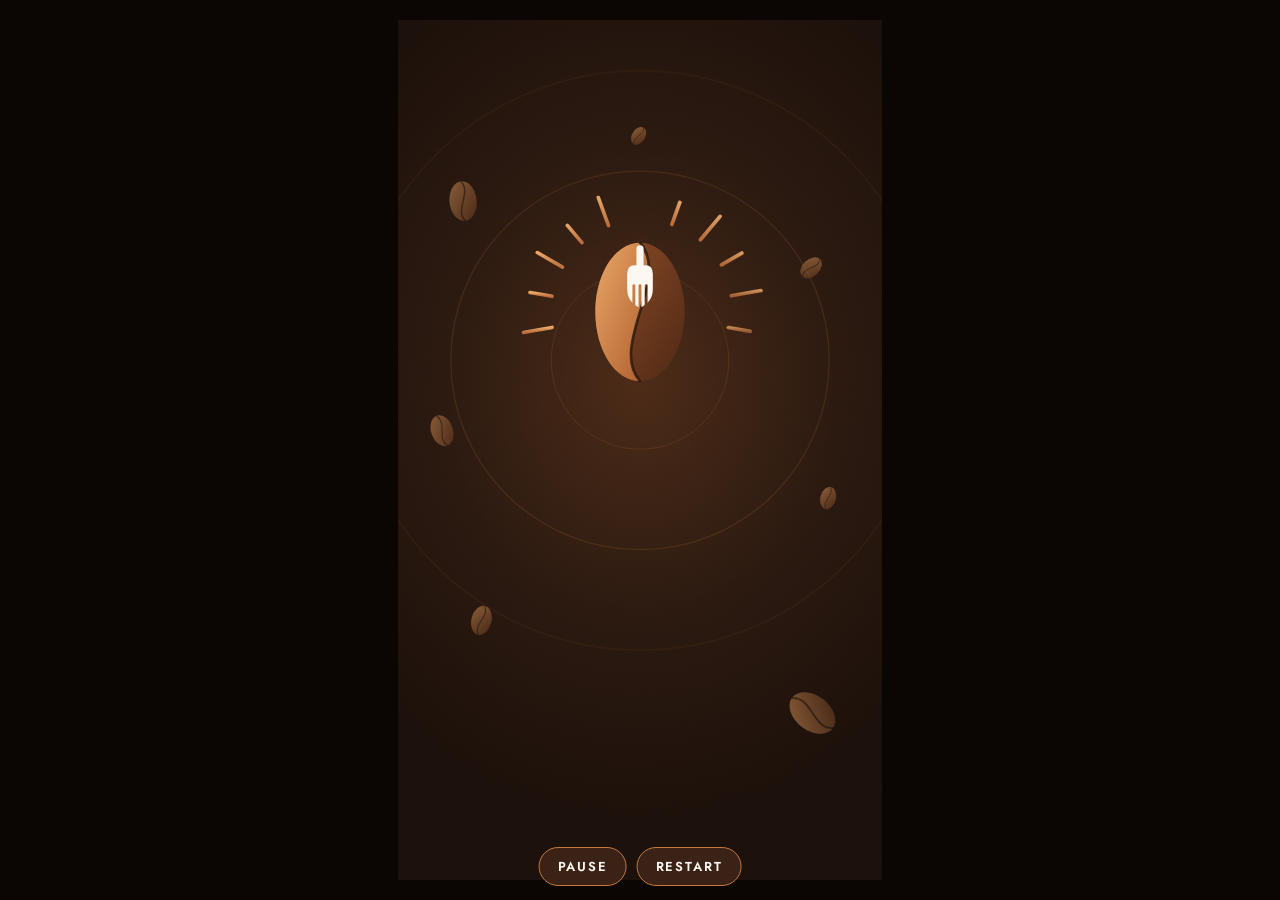
<file: reel/reel.html>
<!doctype html>
<html lang="en">
<head>
<meta charset="utf-8">
<meta name="viewport" content="width=device-width,initial-scale=1,viewport-fit=cover">
<title>Barrio Reel | 1080 x 1920</title>
<style>
@font-face{font-family:"Marcellus";src:url(../fonts/marcellus-latin-400-normal.woff2) format("woff2")}
@font-face{font-family:"Jost";src:url(../fonts/jost-latin-400-normal.woff2) format("woff2");font-weight:400}
@font-face{font-family:"Jost";src:url(../fonts/jost-latin-500-normal.woff2) format("woff2");font-weight:500}
@font-face{font-family:"Jost";src:url(../fonts/jost-latin-600-normal.woff2) format("woff2");font-weight:600}
:root{--cream:#FBF7F1;--espresso:#1B100A;--espresso2:#2A1910;--copper:#C77A3E;--copper-hi:#E9A263;--bronze:#6B3A1E}
*{box-sizing:border-box;margin:0;padding:0}
html,body{background:#0b0603;height:100%;overflow:hidden}
body{display:grid;place-items:center;font-family:"Jost",sans-serif}
#frame{width:1080px;height:1920px;position:relative;transform-origin:center center;overflow:hidden;background:var(--espresso)}
.scene{position:absolute;inset:0;overflow:hidden}
.bg-espresso{background:radial-gradient(90% 60% at 50% 42%,#4a2a17 0%,var(--espresso2) 45%,var(--espresso) 85%)}
.bg-copper{background:linear-gradient(160deg,#E39A5B,#C77A3E 45%,#8C4F27)}
.bg-cream{background:linear-gradient(180deg,#FBF7F1,#F0E4D3)}
.abs{position:absolute}
.center{left:0;right:0;text-align:center}
.serif{font-family:"Marcellus",serif;font-weight:400;line-height:.95}
.tag{font-size:34px;letter-spacing:.42em;text-transform:uppercase;font-weight:500}
.mask{display:block;overflow:hidden;padding:.06em 0 .12em;margin-bottom:-.12em}
.mask>span{display:block;will-change:transform}
.wordmark{font-family:"Marcellus",serif;letter-spacing:.14em;line-height:1;background:linear-gradient(180deg,#E9A263,#C77A3E 45%,#6B3A1E);-webkit-background-clip:text;background-clip:text;color:transparent;white-space:nowrap;padding-left:.14em}
.ghostnum{font-family:"Marcellus",serif;font-size:1100px;line-height:1;opacity:.06}
.pill{display:inline-flex;align-items:center;gap:22px;padding:30px 54px;border-radius:999px;font-size:50px;font-weight:500;letter-spacing:.06em;white-space:nowrap}
.grain{position:absolute;inset:0;pointer-events:none;opacity:.09;mix-blend-mode:overlay;background-image:url("data:image/svg+xml;utf8,<svg xmlns='http://www.w3.org/2000/svg' width='300' height='300'><filter id='n'><feTurbulence type='fractalNoise' baseFrequency='.85' numOctaves='2' stitchTiles='stitch'/><feColorMatrix values='0 0 0 0 1  0 0 0 0 1  0 0 0 0 1  0 0 0 .9 0'/></filter><rect width='100%' height='100%' filter='url(%23n)'/></svg>")}
.ctrl{position:fixed;left:50%;bottom:14px;transform:translateX(-50%);display:flex;gap:10px;z-index:9}
.ctrl button{font:600 13px Jost,sans-serif;letter-spacing:.14em;text-transform:uppercase;color:#FBF7F1;background:#3a2216;border:1px solid #C77A3E;border-radius:99px;padding:9px 18px;cursor:pointer}
body.capture .ctrl{display:none}
</style>
</head>
<body>
<div id="frame">

  <!-- persistent background beans -->
  <div id="floats" style="position:absolute;inset:0;z-index:6;pointer-events:none"></div>

  <!-- SCENE 1: logo reveal -->
  <div class="scene bg-espresso" id="s1">
    <div class="abs" id="rings1" style="left:540px;top:760px"></div>
    <div class="abs" id="markWrap" style="left:290px;top:340px;width:500px;height:536px"></div>
    <div class="abs center" id="wm1" style="top:930px"><div class="wordmark" id="wmText" style="font-size:210px"></div></div>
    <div class="abs center" id="sub1" style="top:1180px;color:var(--copper);display:flex;justify-content:center;align-items:center;gap:30px">
      <i style="display:block;height:2px;width:90px;background:currentColor"></i><span class="tag" style="font-size:38px;letter-spacing:.5em">Kitchen &amp; Cafe</span><i style="display:block;height:2px;width:90px;background:currentColor"></i>
    </div>
  </div>

  <!-- SCENE 2: party trays headline -->
  <div class="scene bg-copper" id="s2" style="color:var(--espresso)">
    <div class="abs ghostnum" id="g2" style="left:50%;top:260px;margin-left:-300px;color:var(--espresso);opacity:.1;font-size:1200px">B</div>
    <div class="abs center" style="top:420px">
      <div class="serif" style="font-size:270px"><span class="mask"><span id="l1">PARTY</span></span><span class="mask"><span id="l2">TRAYS</span></span></div>
      <div class="tag" style="margin-top:40px"><span class="mask"><span id="l3" style="font-size:44px">For the whole</span></span></div>
      <div class="serif" style="font-size:230px;color:var(--cream);margin-top:6px;text-shadow:0 8px 0 rgba(27,16,10,.18)"><span class="mask"><span id="l4">BARRIO.</span></span></div>
    </div>
  </div>

  <!-- SCENE 3: dish beats (built by script) -->
  <div id="beats"></div>

  <!-- SCENE 4: notice + CTA -->
  <div class="scene bg-cream" id="s4" style="color:var(--espresso)">
    <div class="abs center" style="top:330px">
      <div class="tag" style="color:var(--copper);font-size:30px;letter-spacing:.3em"><span class="mask"><span id="n0">Good food takes a little notice</span></span></div>
      <div class="serif" style="font-size:190px;margin-top:44px"><span class="mask"><span id="n1">ORDER</span></span><span class="mask"><span id="n2" style="color:var(--copper)">2 TO 3</span></span><span class="mask"><span id="n3">DAYS</span></span><span class="mask"><span id="n4">AHEAD.</span></span></div>
    </div>
    <div class="abs center" style="top:1300px;display:flex;flex-direction:column;align-items:center;gap:26px">
      <div id="p1" class="pill" style="background:var(--espresso);color:var(--cream)">CALL&nbsp;&nbsp;905 592 0079</div>
      <div id="p2" class="pill" style="border:3px solid var(--espresso);font-size:40px;padding:26px 46px">EMAIL&nbsp;&nbsp;info@barriokitchencafe.com</div>
    </div>
  </div>

  <!-- SCENE 5: closing lockup -->
  <div class="scene bg-espresso" id="s5">
    <div class="abs" id="rings5" style="left:540px;top:700px"></div>
    <div class="abs" id="markWrap5" style="left:340px;top:330px;width:400px;height:430px"></div>
    <div class="abs center" style="top:800px"><div class="wordmark" id="wm5" style="font-size:190px">BARRIO</div></div>
    <div class="abs center" id="sub5" style="top:1030px;color:var(--copper);display:flex;justify-content:center;align-items:center;gap:26px"><i style="display:block;height:2px;width:70px;background:currentColor"></i><span class="tag" style="font-size:34px">Kitchen &amp; Cafe</span><i style="display:block;height:2px;width:70px;background:currentColor"></i></div>
    <div class="abs center" id="end1" style="top:1180px;color:var(--cream);font-size:44px;letter-spacing:.16em;font-weight:500">99 DUNDAS ST E, MISSISSAUGA</div>
    <div class="abs center" id="end2" style="top:1262px;color:var(--copper-hi);font-size:50px;letter-spacing:.06em;font-weight:500">@barriokitchencafe</div>
    <div class="abs center" id="end3" style="top:1340px;color:rgba(251,247,241,.7);font-size:36px;letter-spacing:.14em">BARRIOKITCHENCAFE.COM</div>
  </div>

  <!-- transition wipes -->
  <div class="abs" id="wipe" style="inset:0;background:var(--espresso);transform:translateY(100%);z-index:30"></div>
  <div class="grain"></div>
</div>

<div class="ctrl"><button id="pp">Pause</button><button id="rs">Restart</button></div>

<script>
(function(){
  var DUR=15, q=new URLSearchParams(location.search), cap=q.has("capture");
  if(cap)document.body.classList.add("capture");
  var $=function(i){return document.getElementById(i)};
  var clamp=function(v,a,b){return Math.max(a,Math.min(b,v))};
  var P=function(t,a,d){return clamp((t-a)/d,0,1)};
  var eo=function(x){return 1-Math.pow(1-x,3)};
  var eo5=function(x){return 1-Math.pow(1-x,5)};
  var eio=function(x){return x<.5?4*x*x*x:1-Math.pow(-2*x+2,3)/2};
  var back=function(x){var c1=1.9,c3=c1+1;return 1+c3*Math.pow(x-1,3)+c1*Math.pow(x-1,2)};

  /* logo mark */
  var uid=0;
  function mark(){
    var id="m"+(++uid),rays="";
    [-100,-80,-60,-40,-20,20,40,60,80,100].forEach(function(a,i){
      var r1=80,r2=i%2?100:106,rad=(a-90)*Math.PI/180;
      rays+='<line class="ray" x1="'+(100+r1*Math.cos(rad)).toFixed(1)+'" y1="'+(125+r1*Math.sin(rad)).toFixed(1)+'" x2="'+(100+r2*Math.cos(rad)).toFixed(1)+'" y2="'+(125+r2*Math.sin(rad)).toFixed(1)+'" stroke="url(#'+id+'r)" stroke-width="3.2" stroke-linecap="round" style="transform-origin:100px 125px"/>';
    });
    return '<svg viewBox="0 0 200 215" width="100%" height="100%" style="overflow:visible"><defs>'+
    '<linearGradient id="'+id+'l" x1="0" y1="0" x2="1" y2="1"><stop offset="0" stop-color="#E9A263"/><stop offset="1" stop-color="#A9582A"/></linearGradient>'+
    '<linearGradient id="'+id+'d" x1="0" y1="0" x2="1" y2="1"><stop offset="0" stop-color="#8A4A26"/><stop offset="1" stop-color="#4B2714"/></linearGradient>'+
    '<linearGradient id="'+id+'r" x1="0" y1="0" x2="0" y2="1"><stop offset="0" stop-color="#E9A263"/><stop offset="1" stop-color="#B8693A"/></linearGradient>'+
    '<linearGradient id="'+id+'s" x1="0" y1="0" x2="1" y2="0"><stop offset="0" stop-color="#fff" stop-opacity="0"/><stop offset=".5" stop-color="#fff" stop-opacity=".4"/><stop offset="1" stop-color="#fff" stop-opacity="0"/></linearGradient>'+
    '<clipPath id="'+id+'c"><ellipse cx="100" cy="125" rx="40" ry="62"/></clipPath>'+
    '<mask id="'+id+'m"><rect width="200" height="215" fill="#fff"/><rect x="93.2" y="101" width="2.6" height="22" rx="1.3" fill="#000"/><rect x="98.7" y="101" width="2.6" height="22" rx="1.3" fill="#000"/><rect x="104.2" y="101" width="2.6" height="22" rx="1.3" fill="#000"/></mask></defs>'+rays+
    '<g class="bean" style="transform-origin:100px 125px"><ellipse cx="100" cy="125" rx="40" ry="62" fill="url(#'+id+'d)"/>'+
    '<path d="M100 63 C128 95 72 155 100 187 C77.9 187 60 159.2 60 125 C60 90.8 77.9 63 100 63Z" fill="url(#'+id+'l)"/>'+
    '<path d="M100 63 C128 95 72 155 100 187" fill="none" stroke="#2A1910" stroke-width="2.4" stroke-linecap="round" opacity=".85"/>'+
    '<g clip-path="url(#'+id+'c)"><rect class="shine" x="40" y="55" width="46" height="140" fill="url(#'+id+'s)" transform="skewX(-14)"/></g></g>'+
    '<g class="fork" mask="url(#'+id+'m)" fill="#FBF7F1"><rect x="96.8" y="66" width="6.4" height="28" rx="3.2"/><path d="M88.5 92 Q88.5 84 95 84 H105 Q111.5 84 111.5 92 V105 Q111.5 117 100 122 Q88.5 117 88.5 105Z"/></g></svg>';
  }
  $("markWrap").innerHTML=mark();$("markWrap5").innerHTML=mark();

  /* wordmark letters */
  var wmText=$("wmText"),letters=[];
  "BARRIO".split("").forEach(function(c){var s=document.createElement("span");s.style.cssText="display:inline-block;background:linear-gradient(180deg,#E9A263,#C77A3E 45%,#6B3A1E);-webkit-background-clip:text;background-clip:text;color:transparent";s.textContent=c;wmText.appendChild(s);letters.push(s)});

  /* rings */
  function rings(el,n){var h="";for(var i=0;i<n;i++)h+='<i style="position:absolute;left:0;top:0;width:900px;height:900px;border:3px solid rgba(199,122,62,.35);border-radius:50%;margin:-450px 0 0 -450px"></i>';el.innerHTML=h;return [].slice.call(el.children)}
  var r1=rings($("rings1"),3),r5=rings($("rings5"),3);
  function ringAnim(rs,t,a){rs.forEach(function(r,i){var u=((t-a-i*.9)%2.7+2.7)%2.7/2.7,on=t>=a;r.style.transform="scale("+(0.2+u*1.5).toFixed(3)+")";r.style.opacity=on?(1-u)*.9:0})}

  /* floating beans */
  var fl=$("floats"),beans=[],defs=[[110,330,70,-20],[900,520,44,30],[160,1330,52,10],[880,1480,90,-40],[520,210,34,50],[940,1050,40,20],[70,900,56,-30]];
  defs.forEach(function(d,i){var el=document.createElement("div");el.className="abs";el.style.cssText="left:"+d[0]+"px;top:"+d[1]+"px;width:"+d[2]+"px;height:"+(d[2]*1.4)+"px;opacity:.5";el.innerHTML='<svg viewBox="0 0 60 84" width="100%" height="100%"><defs><linearGradient id="fb'+i+'" x1="0" y1="0" x2="1" y2="1"><stop offset="0" stop-color="#E9A263"/><stop offset="1" stop-color="#6B3A1E"/></linearGradient></defs><ellipse cx="30" cy="42" rx="26" ry="38" fill="url(#fb'+i+')"/><path d="M30 5 C48 28 12 56 30 79" fill="none" stroke="#1B100A" stroke-width="3" stroke-linecap="round" opacity=".6"/></svg>';fl.appendChild(el);beans.push({el:el,d:d})});

  /* beats */
  var BEATS=[
    {tag:"Noodles",a:"PANCIT",b:"BIHON",m:60,l:90,bg:"bg-espresso",fg:"#FBF7F1",hi:"#E9A263"},
    {tag:"Pork",a:"LECHON",b:"KAWALI",m:110,l:195,bg:"bg-cream",fg:"#1B100A",hi:"#C77A3E"},
    {tag:"Chicken",a:"CHICKEN",b:"ADOBO",m:70,l:140,bg:"bg-copper",fg:"#1B100A",hi:"#FBF7F1"},
    {tag:"Beef",a:"BEEF",b:"CALDERETA",m:95,l:190,bg:"bg-espresso",fg:"#FBF7F1",hi:"#E9A263"},
    {tag:"Pork",a:"SPRING",b:"ROLLS",each:"$1",unit:"each",bg:"bg-cream",fg:"#1B100A",hi:"#C77A3E"},
    {tag:"Dessert",a:"TURON",b:"",each:"$1",unit:"each, 50 piece minimum",bg:"bg-copper",fg:"#1B100A",hi:"#FBF7F1"}
  ];
  var bw=$("beats");
  BEATS.forEach(function(b,i){
    var d=document.createElement("div");d.className="scene "+b.bg;d.style.color=b.fg;
    var price=b.each?
      '<div class="serif" style="font-size:300px;color:'+b.hi+'">'+b.each+'</div><div class="tag" style="margin-top:6px;font-size:36px">'+b.unit+'</div>':
      '<div style="display:flex;justify-content:center;gap:90px"><div><div class="tag" style="font-size:30px">Medium</div><div class="serif" style="font-size:210px;color:'+b.hi+'">$'+b.m+'</div></div><div><div class="tag" style="font-size:30px">Large</div><div class="serif" style="font-size:210px;color:'+b.hi+'">$'+b.l+'</div></div></div>';
    d.innerHTML='<div class="abs ghostnum" style="left:-80px;top:180px;color:'+b.fg+'">0'+(i+1)+'</div>'+
      '<div class="abs center" style="top:360px"><div class="tag" style="color:'+b.hi+'"><span class="mask"><span class="bt">'+b.tag+'</span></span></div>'+
      '<div class="serif" style="font-size:'+(b.b.length>7?190:230)+'px;margin-top:44px"><span class="mask"><span class="ba">'+b.a+'</span></span>'+(b.b?'<span class="mask"><span class="bb" style="color:'+b.hi+'">'+b.b+'</span></span>':'')+'</div></div>'+
      '<div class="abs center bp" style="top:'+(b.b?1010:900)+'px">'+price+'</div>';
    bw.appendChild(d);b.el=d;
    b.t=[].slice.call(d.querySelectorAll(".bt")),b.na=d.querySelector(".ba"),b.nb=d.querySelector(".bb"),b.p=d.querySelector(".bp");
  });

  /* timeline */
  var T={s2:2.95,s3:5.9,beat:.85,s4:11.0,s5:13.05};
  function show(el,v){el.style.visibility=v?"visible":"hidden"}
  function rise(el,u){el.style.transform="translateY("+((1-eo5(u))*115).toFixed(2)+"%)"}
  function wipe(el,u){ // reveal from bottom
    el.style.clipPath="inset("+((1-eio(u))*100).toFixed(2)+"% 0 0 0)"}

  function render(t){
    t=clamp(t,0,DUR-.0001);
    /* floating beans drift */
    beans.forEach(function(b,i){var y=Math.sin(t*1.3+i*1.7)*26,r=b.d[3]+Math.sin(t*.9+i)*18;b.el.style.transform="translateY("+y.toFixed(1)+"px) rotate("+r.toFixed(1)+"deg)"});

    $("floats").style.opacity=(t<T.s3-.1)?1-P(t,T.s3-.4,.3):P(t,T.s5+.1,.4);
    /* S1 */
    var s1=$("s1");show(s1,t<T.s2+.5);
    var mk=$("markWrap"),rays=mk.querySelectorAll(".ray"),bean=mk.querySelector(".bean"),fork=mk.querySelector(".fork"),shine=mk.querySelector(".shine");
    rays.forEach(function(r,i){var u=P(t,.25+i*.06,.7),s=.55+.45*back(u);r.style.opacity=eo(u);var pulse=1+Math.sin(t*3.2+i*.7)*.03*P(t,1.4,.4);r.style.transform="scale("+(s*pulse).toFixed(3)+")"});
    var bu=P(t,.1,.95);bean.style.opacity=eo(P(t,.1,.4));bean.style.transform="scale("+(.35+.65*back(bu)).toFixed(3)+") rotate("+((1-eo5(bu))*-60).toFixed(1)+"deg)";
    var fu=P(t,.55,.8);fork.style.opacity=eo(P(t,.55,.25));fork.style.transform="translateY("+((1-eo5(fu))*-70).toFixed(1)+"px)";
    shine.setAttribute("transform","skewX(-14) translate("+(-100+P(t,1.5,1.2)*260).toFixed(1)+" 0)");
    letters.forEach(function(l,i){var u=P(t,1.05+i*.07,.55);l.style.opacity=eo(P(t,1.05+i*.07,.2));l.style.transform="translateY("+((1-eo5(u))*70).toFixed(1)+"px) rotate("+((1-eo5(u))*8).toFixed(1)+"deg)"});
    var su=P(t,1.85,.6);$("sub1").style.opacity=eo(su);$("sub1").style.transform="scale("+(.92+.08*eo(su)).toFixed(3)+")";
    ringAnim(r1,t,.6);
    var out=P(t,2.45,.5);mk.style.transform="scale("+(1+eio(out)*.25).toFixed(3)+")";
    $("wm1").style.opacity=1-eio(P(t,2.55,.35));$("sub1").style.opacity=eo(su)*(1-eio(P(t,2.55,.35)));mk.style.opacity=1-eio(P(t,2.6,.3));

    /* S2 */
    var s2=$("s2");show(s2,t>=T.s2-.05&&t<T.s3+.4);
    wipe(s2,P(t,T.s2,.5));
    var b=T.s2+.35;
    rise($("l1"),P(t,b,.7));rise($("l2"),P(t,b+.14,.7));rise($("l3"),P(t,b+.38,.6));rise($("l4"),P(t,b+.55,.7));
    $("g2").style.transform="translateY("+((t-T.s2)*-22).toFixed(1)+"px) rotate("+((t-T.s2)*3).toFixed(2)+"deg)";

    /* S3 beats */
    BEATS.forEach(function(be,i){
      var st=T.s3+i*T.beat,u=t-st,vis=t>=st-.02&&t<T.s4+.4;
      show(be.el,vis);if(!vis)return;
      wipe(be.el,P(t,st,.3));
      be.t.forEach(function(e){rise(e,P(u,.18,.45))});
      rise(be.na,P(u,.22,.5));if(be.nb)rise(be.nb,P(u,.32,.5));
      var pu=P(u,.4,.4);be.p.style.opacity=eo(P(u,.4,.2));be.p.style.transform="scale("+(.7+.3*back(pu)).toFixed(3)+")";
    });

    /* S4 */
    var s4=$("s4");show(s4,t>=T.s4-.05&&t<T.s5+.4);
    wipe(s4,P(t,T.s4,.35));
    var c=T.s4+.3;
    ["n0","n1","n2","n3","n4"].forEach(function(id,i){rise($(id),P(t,c+i*.1,.55))});
    var pu1=P(t,c+.7,.5),pu2=P(t,c+.85,.5);
    $("p1").style.opacity=eo(P(t,c+.7,.25));$("p1").style.transform="scale("+((.7+.3*back(pu1))*(1+Math.sin(t*6)*.012*P(t,c+1.3,.2))).toFixed(3)+")";
    $("p2").style.opacity=eo(P(t,c+.85,.25));$("p2").style.transform="scale("+(.7+.3*back(pu2)).toFixed(3)+")";

    /* S5 */
    var s5=$("s5");show(s5,t>=T.s5-.05);
    wipe(s5,P(t,T.s5,.35));
    var m5=$("markWrap5"),e0=T.s5+.25;
    var rr=m5.querySelectorAll(".ray");rr.forEach(function(r,i){var u=P(t,e0+i*.03,.5);r.style.opacity=eo(u);r.style.transform="scale("+(.6+.4*back(u)).toFixed(3)+")"});
    var bb=m5.querySelector(".bean"),ff=m5.querySelector(".fork");
    bb.style.transform="scale("+(.5+.5*back(P(t,e0,.6))).toFixed(3)+")";ff.style.transform="translateY("+((1-eo5(P(t,e0+.2,.5)))*-50).toFixed(1)+"px)";
    m5.querySelector(".shine").setAttribute("transform","skewX(-14) translate("+(-100+P(t,e0+.8,.9)*260).toFixed(1)+" 0)");
    $("wm5").style.opacity=eo(P(t,e0+.25,.3));$("wm5").style.transform="translateY("+((1-eo5(P(t,e0+.25,.6)))*50).toFixed(1)+"px)";
    $("sub5").style.opacity=eo(P(t,e0+.55,.4));
    ["end1","end2","end3"].forEach(function(id,i){var u=P(t,e0+.7+i*.1,.45);$(id).style.opacity=eo(u);$(id).style.transform="translateY("+((1-eo5(u))*30).toFixed(1)+"px)"});
    ringAnim(r5,t,e0);
  }
  window.renderAt=render;window.DURATION=DUR;

  /* playback */
  function fit(){var s=Math.min(innerWidth/1080,(innerHeight-40)/1920);$("frame").style.transform="scale("+s+")";$("frame").style.margin=((1920*s-1920)/2)+"px "+((1080*s-1080)/2)+"px"}
  if(!cap){fit();addEventListener("resize",fit);
    var t0=performance.now(),paused=false,off=0;
    function loop(now){if(!paused)render(((now-t0)/1000+off)%DUR);requestAnimationFrame(loop)}
    requestAnimationFrame(loop);
    $("pp").onclick=function(){paused=!paused;this.textContent=paused?"Play":"Pause";if(!paused){t0=performance.now()-0}};
    $("rs").onclick=function(){t0=performance.now();paused=false;$("pp").textContent="Pause"};
  }else{render(0)}
})();
</script>
</body>
</html>
</file>
<file: css/site.css>
@font-face{font-family:"Marcellus";src:url(../fonts/marcellus-latin-400-normal.woff2) format("woff2");font-weight:400;font-display:swap}
@font-face{font-family:"Jost";src:url(../fonts/jost-latin-300-normal.woff2) format("woff2");font-weight:300;font-display:swap}
@font-face{font-family:"Jost";src:url(../fonts/jost-latin-400-normal.woff2) format("woff2");font-weight:400;font-display:swap}
@font-face{font-family:"Jost";src:url(../fonts/jost-latin-500-normal.woff2) format("woff2");font-weight:500;font-display:swap}
@font-face{font-family:"Jost";src:url(../fonts/jost-latin-600-normal.woff2) format("woff2");font-weight:600;font-display:swap}
@font-face{font-family:"Jost";src:url(../fonts/jost-latin-700-normal.woff2) format("woff2");font-weight:700;font-display:swap}

:root{
  --cream:#FBF7F1; --cream2:#F3EBDF; --sand:#E7D8C4;
  --espresso:#1B100A; --espresso2:#2A1910; --roast:#3A2216;
  --copper:#C77A3E; --copper-hi:#E39A5B; --copper-lo:#8C4F27; --bronze:#6B3A1E;
  --ink:#241610; --muted:#7B6556;
  --serif:"Marcellus","Cormorant Garamond",Georgia,serif;
  --sans:"Jost","Helvetica Neue",Arial,sans-serif;
  --ease:cubic-bezier(.22,.8,.2,1);
  --crease:var(--espresso);
  --pad:clamp(20px,5vw,72px);
}
*{box-sizing:border-box;margin:0;padding:0}
html{scroll-behavior:smooth;-webkit-text-size-adjust:100%}
body{font-family:var(--sans);background:var(--cream);color:var(--ink);line-height:1.55;overflow-x:hidden;-webkit-font-smoothing:antialiased}
body.dark{background:var(--espresso);color:var(--cream)}
img,svg{display:block;max-width:100%}
a{color:inherit;text-decoration:none}
button{font:inherit;color:inherit;background:none;border:0;cursor:pointer}
::selection{background:var(--copper);color:var(--espresso)}
h1,h2,h3,.serif{font-family:var(--serif);font-weight:400;letter-spacing:.01em;line-height:1.02}
.eyebrow{font-size:.74rem;letter-spacing:.34em;text-transform:uppercase;color:var(--copper);font-weight:500;display:inline-flex;align-items:center;gap:14px}
.eyebrow::before{content:"";width:34px;height:1px;background:currentColor}
.wrap{padding-inline:var(--pad);max-width:1440px;margin-inline:auto}
.grain{position:fixed;inset:-50%;width:200%;height:200%;pointer-events:none;z-index:90;opacity:.07;mix-blend-mode:overlay;
  background-image:url("data:image/svg+xml;utf8,<svg xmlns='http://www.w3.org/2000/svg' width='220' height='220'><filter id='n'><feTurbulence type='fractalNoise' baseFrequency='.9' numOctaves='2' stitchTiles='stitch'/><feColorMatrix values='0 0 0 0 1  0 0 0 0 1  0 0 0 0 1  0 0 0 .9 0'/></filter><rect width='100%' height='100%' filter='url(%23n)'/></svg>");
  animation:grain 1.2s steps(6) infinite}
@keyframes grain{0%{transform:translate(0,0)}20%{transform:translate(-4%,3%)}40%{transform:translate(3%,-5%)}60%{transform:translate(-5%,-2%)}80%{transform:translate(4%,4%)}100%{transform:translate(0,0)}}

/* progress + cursor + curtain */
.progress{position:fixed;top:0;left:0;height:3px;width:100%;transform-origin:0 50%;transform:scaleX(0);background:linear-gradient(90deg,var(--copper-lo),var(--copper-hi));z-index:120}
.cursor,.cursor-dot{position:fixed;top:0;left:0;pointer-events:none;z-index:200;border-radius:50%;opacity:0;transition:opacity .3s}
.cursor{width:46px;height:46px;border:1px solid var(--copper);margin:-23px 0 0 -23px;transition:width .3s var(--ease),height .3s var(--ease),margin .3s var(--ease),background .3s,opacity .3s}
.cursor-dot{width:6px;height:6px;margin:-3px 0 0 -3px;background:var(--copper)}
.cursor.on,.cursor-dot.on{opacity:1}
.cursor.big{width:84px;height:84px;margin:-42px 0 0 -42px;background:rgba(199,122,62,.14)}
@media (hover:none){.cursor,.cursor-dot{display:none}}
.curtain{position:fixed;inset:0;z-index:300;display:grid;grid-template-columns:repeat(5,1fr);pointer-events:none}
.curtain i{background:var(--espresso);transform:scaleY(1);transform-origin:50% 0;transition:transform .7s var(--ease)}
.curtain i:nth-child(2){transition-delay:.05s}.curtain i:nth-child(3){transition-delay:.1s}.curtain i:nth-child(4){transition-delay:.15s}.curtain i:nth-child(5){transition-delay:.2s}
.curtain.open i{transform:scaleY(0);transform-origin:50% 100%}
.curtain.closing{pointer-events:all}
.curtain.closing i{transform:scaleY(1);transform-origin:50% 0}
.curtain .cmark{position:absolute;inset:0;display:grid;place-items:center;opacity:0;transition:opacity .3s .25s}
.curtain.closing .cmark{opacity:1}

/* header */
.hdr{position:fixed;top:0;left:0;right:0;z-index:100;display:flex;align-items:center;justify-content:space-between;padding:18px var(--pad);transition:background .4s,padding .4s,transform .5s var(--ease),backdrop-filter .4s;color:var(--cream)}
.hdr.light{color:var(--ink)}
.hdr.scrolled{padding-block:10px;background:rgba(27,16,10,.78);backdrop-filter:blur(14px);color:var(--cream)}
.hdr.hide{transform:translateY(-100%)}
.brand{display:flex;align-items:center;gap:12px}
.brand .bm{width:34px;height:38px}
.brand b{font-family:var(--serif);font-weight:400;font-size:1.35rem;letter-spacing:.2em}
.nav{display:flex;gap:34px;align-items:center}
.nav a{font-size:.78rem;letter-spacing:.24em;text-transform:uppercase;position:relative;padding:6px 0;font-weight:500}
.nav a::after{content:"";position:absolute;left:0;right:0;bottom:0;height:1px;background:var(--copper);transform:scaleX(0);transform-origin:0 50%;transition:transform .45s var(--ease)}
.nav a:hover::after,.nav a.cur::after{transform:scaleX(1)}
.nav .cta{padding:11px 22px;border:1px solid var(--copper);border-radius:99px;transition:background .3s,color .3s}
.nav .cta::after{display:none}
.nav .cta:hover{background:var(--copper);color:var(--espresso)}
.burger{display:none;width:44px;height:44px;position:relative}
.burger i{position:absolute;left:10px;right:10px;height:1.5px;background:currentColor;transition:transform .4s var(--ease),top .4s var(--ease),opacity .3s}
.burger i:nth-child(1){top:16px}.burger i:nth-child(2){top:27px}
.burger.x i:nth-child(1){top:21px;transform:rotate(45deg)}.burger.x i:nth-child(2){top:21px;transform:rotate(-45deg)}
@media (max-width:860px){
  .burger{display:block;z-index:130}
  .nav{position:fixed;inset:0;background:var(--espresso);flex-direction:column;justify-content:center;gap:26px;transform:translateY(-100%);transition:transform .7s var(--ease);z-index:120;color:var(--cream)}
  .nav.open{transform:none}
  .nav a{font-family:var(--serif);font-size:2.2rem;text-transform:none;letter-spacing:.04em}
  .nav .cta{font-family:var(--sans);font-size:.85rem;text-transform:uppercase;letter-spacing:.24em}
}

/* buttons */
.btn{display:inline-flex;align-items:center;gap:12px;padding:17px 32px;border-radius:99px;font-size:.78rem;letter-spacing:.24em;text-transform:uppercase;font-weight:600;position:relative;overflow:hidden;transition:transform .3s var(--ease),color .4s;isolation:isolate;will-change:transform}
.btn::before{content:"";position:absolute;inset:0;z-index:-1;transform:translateY(101%);transition:transform .5s var(--ease)}
.btn:hover::before{transform:none}
.btn.solid{background:linear-gradient(135deg,var(--copper-hi),var(--copper) 55%,var(--copper-lo));color:var(--espresso)}
.btn.solid::before{background:var(--cream)}
.btn.ghost{border:1px solid currentColor}
.btn.ghost::before{background:var(--copper)}
.btn.ghost:hover{color:var(--espresso);border-color:var(--copper)}
.btn svg{width:16px;height:16px;transition:transform .4s var(--ease)}
.btn:hover svg{transform:translateX(5px)}

/* reveals */
.rv{opacity:0;transform:translateY(46px);transition:opacity 1s var(--ease),transform 1.1s var(--ease);transition-delay:var(--d,0s)}
.rv.in{opacity:1;transform:none}
.rv.left{transform:translateX(-60px)}.rv.right{transform:translateX(60px)}
.rv.left.in,.rv.right.in{transform:none}
.rv.zoom{transform:scale(.92)}.rv.zoom.in{transform:none}
.mask{display:block;overflow:hidden;padding-bottom:.12em;margin-bottom:-.12em}
.mask>span{display:inline-block;transform:translateY(112%);transition:transform 1.1s var(--ease);transition-delay:var(--d,0s)}
.in .mask>span,.mask.in>span{transform:none}
.char{display:inline-block;transform:translateY(110%) rotate(6deg);opacity:0;transition:transform 1s var(--ease),opacity .6s;transition-delay:calc(var(--i)*28ms + var(--d,0s))}
.in .char,.char-in .char{transform:none;opacity:1}
.split-wrap{display:inline-block;overflow:hidden;vertical-align:top;padding-bottom:.1em}

/* logo mark */
.logo-mark{overflow:visible}
.logo-mark .ray{stroke-linecap:round;fill:none}
.logo-mark.anim .ray{transform-origin:100px 125px;animation:rayIn 1s var(--ease) both,rayPulse 3.6s ease-in-out 2s infinite;animation-delay:calc(var(--i)*70ms + .5s),calc(var(--i)*160ms + 2.2s)}
.logo-mark.anim .bean{transform-origin:100px 125px;animation:beanIn 1.3s var(--ease) both .1s}
.logo-mark.anim .fork{animation:forkIn 1s var(--ease) both .7s}
.logo-mark.anim .shine{animation:shine 4.5s ease-in-out 2.4s infinite}
@keyframes rayIn{from{opacity:0;transform:scale(.6)}to{opacity:1;transform:scale(1)}}
@keyframes rayPulse{0%,100%{opacity:1;transform:scale(1)}50%{opacity:.55;transform:scale(1.07)}}
@keyframes beanIn{from{opacity:0;transform:scale(.4) rotate(-40deg)}to{opacity:1;transform:none}}
@keyframes forkIn{from{opacity:0;transform:translateY(-34px)}to{opacity:1;transform:none}}
@keyframes shine{0%,55%{transform:translateX(-120px)}100%{transform:translateX(160px)}}
.wordmark{font-family:var(--serif);letter-spacing:.14em;background:linear-gradient(180deg,var(--copper-hi),var(--copper) 45%,var(--bronze));-webkit-background-clip:text;background-clip:text;color:transparent;line-height:1;white-space:nowrap}
.sub{display:flex;align-items:center;justify-content:center;gap:1.1em;letter-spacing:.5em;font-size:.72em;color:var(--copper);font-weight:500;text-transform:uppercase}
.sub::before,.sub::after{content:"";width:2.6em;height:1px;background:currentColor;opacity:.8}

/* hero */
.hero{position:relative;min-height:100vh;min-height:100svh;background:radial-gradient(120% 90% at 50% 38%,#4a2a17 0%,var(--espresso2) 38%,var(--espresso) 75%);color:var(--cream);display:grid;place-items:center;overflow:hidden;text-align:center;padding:130px var(--pad) 90px}
.hero .layer{position:absolute;pointer-events:none;will-change:transform}
.ghost-word{font-family:var(--serif);font-size:clamp(9rem,34vw,34rem);letter-spacing:.06em;color:transparent;-webkit-text-stroke:1px rgba(199,122,62,.16);white-space:nowrap;left:50%;top:50%;margin-left:-50%;width:100%;text-align:center;transform:translateY(-50%)}
.rings{left:50%;top:44%;width:0;height:0}
.rings i{position:absolute;border:1px solid rgba(199,122,62,.22);border-radius:50%;left:0;top:0;transform:translate(-50%,-50%) scale(.2);opacity:0;animation:ring 7s ease-out infinite}
.rings i:nth-child(1){width:60vmin;height:60vmin}.rings i:nth-child(2){width:60vmin;height:60vmin;animation-delay:2.3s}.rings i:nth-child(3){width:60vmin;height:60vmin;animation-delay:4.6s}
@keyframes ring{0%{transform:translate(-50%,-50%) scale(.25);opacity:.9}100%{transform:translate(-50%,-50%) scale(2.4);opacity:0}}
.bean-float{width:var(--s,60px);height:calc(var(--s,60px)*1.4);opacity:var(--o,.55);animation:bob 8s ease-in-out infinite;animation-delay:var(--d,0s)}
@keyframes bob{0%,100%{transform:translateY(0) rotate(var(--r,0deg))}50%{transform:translateY(-22px) rotate(calc(var(--r,0deg) + 14deg))}}
.hero-inner{position:relative;z-index:3;display:flex;flex-direction:column;align-items:center}
.hero .logo-mark{width:clamp(120px,17vw,220px);height:auto;filter:drop-shadow(0 18px 60px rgba(199,122,62,.45));--crease:var(--espresso2)}
.hero .wordmark{font-size:clamp(3.2rem,11vw,9.5rem);margin-top:8px}
.hero .sub{font-size:clamp(.62rem,1.4vw,1rem);margin-top:1.4em}
.hero h1{font-size:clamp(1.5rem,3.6vw,3rem);margin-top:clamp(28px,5vh,58px);color:var(--cream);max-width:18ch}
.hero h1 em{font-style:normal;color:var(--copper-hi)}
.hero p.lede{margin-top:18px;max-width:46ch;color:rgba(251,247,241,.72);font-size:clamp(1rem,1.5vw,1.15rem);font-weight:300}
.hero .actions{display:flex;gap:16px;flex-wrap:wrap;justify-content:center;margin-top:36px}
.scroll-cue{position:absolute;bottom:26px;left:50%;transform:translateX(-50%);z-index:3;font-size:.66rem;letter-spacing:.4em;text-transform:uppercase;color:rgba(251,247,241,.55);display:flex;flex-direction:column;align-items:center;gap:12px}
.scroll-cue i{width:1px;height:48px;background:linear-gradient(var(--copper),transparent);animation:cue 2s ease-in-out infinite;transform-origin:50% 0}
@keyframes cue{0%{transform:scaleY(0)}50%{transform:scaleY(1)}100%{transform:scaleY(0);transform-origin:50% 100%}}
.steam{left:50%;bottom:0;width:100%;height:50%;margin-left:-50%;background:linear-gradient(0deg,rgba(199,122,62,.22),transparent)}


/* sections */
section{position:relative}
.sec{padding:clamp(90px,14vw,190px) 0}
.sec.dark{background:var(--espresso);color:var(--cream)}
.sec.cream2{background:var(--cream2)}
.title-xl{font-size:clamp(2.6rem,7.5vw,7rem)}
.title-lg{font-size:clamp(2.2rem,5vw,4.4rem)}
.lead{font-size:clamp(1.05rem,1.6vw,1.3rem);font-weight:300;color:var(--muted);max-width:52ch}
.dark .lead{color:rgba(251,247,241,.7)}

/* horizontal lineup */
.hscroll{height:420vh;position:relative;background:var(--cream2)}
.hs-pin{position:sticky;top:0;height:100vh;overflow:hidden;display:flex;flex-direction:column;justify-content:center}
.hs-head{padding:0 var(--pad);margin-bottom:34px;display:flex;justify-content:space-between;align-items:flex-end;gap:20px;flex-wrap:wrap}
.hs-track{display:flex;gap:28px;padding:0 var(--pad);will-change:transform}
.hs-bar{margin:34px var(--pad) 0;height:2px;background:rgba(36,22,16,.12);position:relative}
.hs-bar i{position:absolute;inset:0;transform-origin:0 50%;transform:scaleX(0);background:var(--copper)}
.cat-card{flex:0 0 clamp(270px,30vw,420px);height:clamp(380px,56vh,520px);border-radius:26px;position:relative;overflow:hidden;padding:30px;display:flex;flex-direction:column;justify-content:space-between;color:var(--cream);background:linear-gradient(160deg,var(--c1),var(--c2));transition:transform .6s var(--ease);isolation:isolate}
.cat-card:hover{transform:translateY(-12px) rotate(-.6deg)}
.cat-card .num{font-family:var(--serif);font-size:clamp(7rem,13vw,12rem);line-height:.8;position:absolute;right:-8px;top:-4px;color:rgba(255,255,255,.1);z-index:-1}
.cat-card .pat{position:absolute;inset:0;z-index:-1;opacity:.5;mix-blend-mode:soft-light}
.cat-card h3{font-size:clamp(2rem,3.2vw,2.8rem);margin-bottom:10px}
.cat-card p{font-weight:300;opacity:.85;max-width:26ch}
.cat-card .from{display:flex;justify-content:space-between;align-items:flex-end;border-top:1px solid rgba(255,255,255,.25);padding-top:16px;font-size:.78rem;letter-spacing:.2em;text-transform:uppercase}
.cat-card .from b{font-family:var(--serif);font-size:2rem;letter-spacing:.02em;font-weight:400}
@media (max-width:860px){
  .hscroll{height:auto}.hs-pin{position:static;height:auto;padding:90px 0}
  .hs-track{overflow-x:auto;scroll-snap-type:x mandatory;padding-bottom:20px;transform:none!important}
  .cat-card{scroll-snap-align:center}.hs-bar{display:none}
}

/* stats */
.stats{display:grid;grid-template-columns:repeat(auto-fit,minmax(220px,1fr));gap:0;border-top:1px solid rgba(251,247,241,.14)}
.stat{padding:48px 28px 48px 0;border-bottom:1px solid rgba(251,247,241,.14)}
.stat b{display:block;font-family:var(--serif);font-weight:400;font-size:clamp(4rem,9vw,8rem);line-height:.95;background:linear-gradient(180deg,var(--copper-hi),var(--copper-lo));-webkit-background-clip:text;background-clip:text;color:transparent}
.stat span{display:block;margin-top:12px;font-size:.8rem;letter-spacing:.24em;text-transform:uppercase;color:rgba(251,247,241,.7)}

/* parallax band */
.band{height:90vh;min-height:560px;overflow:hidden;display:grid;place-items:center;background:linear-gradient(180deg,var(--espresso),#2e1b10 50%,var(--espresso));color:var(--cream);text-align:center}
.band .layer{position:absolute;will-change:transform;pointer-events:none}
.band h2{position:relative;z-index:2;font-size:clamp(2.6rem,8vw,8rem);max-width:14ch;margin-inline:auto}
.band h2 em{font-style:normal;color:var(--copper-hi)}
.band p{position:relative;z-index:2;margin-top:24px;font-size:1.1rem;letter-spacing:.28em;text-transform:uppercase;color:var(--copper-hi)}
.big-fork{opacity:.1;width:min(52vw,520px);left:6%;top:-10%}

/* steps */
.steps{display:grid;grid-template-columns:repeat(auto-fit,minmax(260px,1fr));gap:34px;margin-top:70px;position:relative}
.step{position:relative;padding:34px;background:var(--cream);border-radius:22px;border:1px solid var(--sand);transition:transform .5s var(--ease),box-shadow .5s}
.step:hover{transform:translateY(-10px);box-shadow:0 30px 60px -30px rgba(107,58,30,.5)}
.step .n{font-family:var(--serif);font-size:4.4rem;color:var(--copper);line-height:1;margin-bottom:18px}
.step h3{font-size:1.9rem;margin-bottom:10px}
.step p{color:var(--muted);font-weight:300}

/* phone */
.phone-sec{display:grid;grid-template-columns:1.1fr .9fr;gap:60px;align-items:center}
.phone{width:min(300px,70vw);aspect-ratio:9/19;border-radius:44px;background:#000;padding:10px;margin-inline:auto;box-shadow:0 0 0 2px #3a2a20,0 60px 100px -30px rgba(0,0,0,.8),0 0 120px rgba(199,122,62,.25);position:relative;transform:rotate(3deg);transition:transform .8s var(--ease)}
.phone:hover{transform:rotate(0)}
.phone video,.phone .scr{width:100%;height:100%;object-fit:cover;border-radius:34px;background:var(--espresso)}
.phone::before{content:"";position:absolute;top:18px;left:50%;width:78px;height:22px;margin-left:-39px;border-radius:99px;background:#000;z-index:2}
@media (max-width:860px){.phone-sec{grid-template-columns:1fr}}

/* page header */
.phead{position:relative;min-height:64vh;display:grid;align-items:end;overflow:hidden;background:radial-gradient(110% 100% at 70% 20%,#4a2a17,var(--espresso2) 45%,var(--espresso));color:var(--cream);padding:150px var(--pad) 70px}
.phead .layer{position:absolute;pointer-events:none;will-change:transform}
.phead h1{font-size:clamp(3.4rem,11vw,10rem);position:relative;z-index:2}
.phead h1 em{font-style:normal;color:var(--copper-hi)}
.phead p{position:relative;z-index:2;margin-top:20px;max-width:48ch;font-weight:300;color:rgba(251,247,241,.75);font-size:1.15rem}
.phead .eyebrow{margin-bottom:22px;position:relative;z-index:2}

/* menu */
.menu-tools{position:sticky;top:0;z-index:50;background:rgba(251,247,241,.92);backdrop-filter:blur(14px);border-bottom:1px solid var(--sand);padding:14px 0}
.menu-tools .wrap{display:flex;gap:18px;align-items:center;justify-content:space-between;flex-wrap:wrap}
.chips{display:flex;gap:8px;overflow-x:auto;scrollbar-width:none;padding:2px}
.chips::-webkit-scrollbar{display:none}
.chip{white-space:nowrap;padding:9px 18px;border-radius:99px;border:1px solid var(--sand);font-size:.74rem;letter-spacing:.2em;text-transform:uppercase;font-weight:500;transition:all .35s var(--ease);background:transparent}
.chip:hover{border-color:var(--copper)}
.chip.on{background:var(--espresso);color:var(--cream);border-color:var(--espresso)}
.search{position:relative}
.search input{font:inherit;padding:11px 18px 11px 42px;border-radius:99px;border:1px solid var(--sand);background:#fff8;width:230px;outline:0;transition:border .3s,width .4s var(--ease)}
.search input:focus{border-color:var(--copper);width:290px}
.search svg{position:absolute;left:15px;top:50%;margin-top:-9px;width:18px;height:18px;color:var(--muted)}
.mcat{padding:clamp(60px,8vw,110px) 0 20px;scroll-margin-top:130px}
.mcat-head{display:flex;align-items:baseline;gap:26px;flex-wrap:wrap;margin-bottom:34px}
.mcat-head .no{font-family:var(--serif);color:var(--copper);font-size:1.2rem;letter-spacing:.2em}
.mcat-head h2{font-size:clamp(2.6rem,6vw,5rem)}
.mcat-head p{color:var(--muted);font-weight:300}
.mrow{display:grid;grid-template-columns:1fr auto;gap:20px;align-items:baseline;padding:22px 18px;border-bottom:1px solid var(--sand);position:relative;transition:background .4s,padding .5s var(--ease)}
.mrow::before{content:"";position:absolute;left:0;top:0;bottom:0;width:3px;background:var(--copper);transform:scaleY(0);transition:transform .4s var(--ease)}
.mrow:hover{background:var(--cream2);padding-left:34px}
.mrow:hover::before{transform:scaleY(1)}
.mrow h3{font-size:clamp(1.5rem,2.6vw,2.2rem)}
.mrow small{display:block;margin-top:4px;color:var(--muted);font-size:.82rem;letter-spacing:.14em;text-transform:uppercase}
.prices{display:flex;gap:30px}
.price{text-align:right;min-width:78px}
.price i{display:block;font-style:normal;font-size:.66rem;letter-spacing:.3em;color:var(--muted);text-transform:uppercase}
.price b{font-family:var(--serif);font-weight:400;font-size:clamp(1.6rem,2.6vw,2.3rem);color:var(--bronze)}
.price b sup{font-size:.5em;vertical-align:.55em;margin-right:1px}
.size-m .price.m b,.size-l .price.l b{color:var(--copper)}
.size-m .price.l,.size-l .price.m{opacity:.35}
.toggle{display:inline-flex;border:1px solid var(--sand);border-radius:99px;padding:3px}
.toggle button{padding:8px 18px;border-radius:99px;font-size:.72rem;letter-spacing:.2em;text-transform:uppercase;font-weight:600;transition:all .3s}
.toggle button.on{background:var(--copper);color:var(--espresso)}
.noresult{padding:80px 0;text-align:center;color:var(--muted);display:none}
.noresult.show{display:block}
.notice{margin-top:90px;padding:48px;border-radius:26px;background:var(--espresso);color:var(--cream);display:flex;gap:30px;justify-content:space-between;align-items:center;flex-wrap:wrap;position:relative;overflow:hidden}
.notice h3{font-size:clamp(1.8rem,3.6vw,3rem);max-width:20ch}
@media (max-width:640px){.mrow{grid-template-columns:1fr}.prices{justify-content:flex-start}.price{text-align:left}.menu-tools{top:54px}.search input,.search input:focus{width:100%}.search{width:100%}}

/* tray builder */
.builder{display:grid;grid-template-columns:1fr 380px;gap:50px;align-items:start;padding-block:60px 120px}
.brow{display:grid;grid-template-columns:1fr auto auto;gap:18px;align-items:center;padding:18px 16px;border-bottom:1px solid var(--sand);border-radius:14px;transition:background .3s}
.brow.has{background:linear-gradient(90deg,rgba(199,122,62,.14),transparent)}
.brow h4{font-family:var(--serif);font-weight:400;font-size:1.4rem}
.brow small{color:var(--muted);font-size:.78rem;letter-spacing:.12em;text-transform:uppercase}
.seg{display:inline-flex;border:1px solid var(--sand);border-radius:99px;padding:3px}
.seg button{padding:7px 13px;border-radius:99px;font-size:.78rem;font-weight:600;letter-spacing:.06em;transition:all .3s;white-space:nowrap}
.seg button.on{background:var(--espresso);color:var(--cream)}
.seg button span{opacity:.65;font-weight:400;margin-left:5px}
.step-ctl{display:inline-flex;align-items:center;gap:2px;border:1px solid var(--sand);border-radius:99px;padding:3px;background:#fff8}
.step-ctl button{width:34px;height:34px;border-radius:50%;font-size:1.25rem;line-height:1;transition:all .25s;display:grid;place-items:center}
.step-ctl button:hover{background:var(--copper);color:var(--espresso)}
.step-ctl output{min-width:34px;text-align:center;font-weight:600;font-variant-numeric:tabular-nums}
.step-ctl.pop output{animation:pop .35s var(--ease)}
@keyframes pop{50%{transform:scale(1.5);color:var(--copper)}}
.bcat{margin-top:50px;scroll-margin-top:110px}
.bcat h2{font-size:2.6rem;margin-bottom:10px;display:flex;align-items:baseline;gap:16px}
.bcat h2 small{font-family:var(--sans);font-size:.74rem;letter-spacing:.3em;color:var(--copper);text-transform:uppercase}
.summary{position:sticky;top:90px;background:var(--espresso);color:var(--cream);border-radius:26px;padding:30px;box-shadow:0 40px 80px -40px rgba(27,16,10,.7);max-height:calc(100vh - 110px);display:flex;flex-direction:column}
.summary h3{font-size:2rem;margin-bottom:4px}
.summary .lines{overflow:auto;margin:16px -8px;padding:0 8px;flex:1;min-height:80px}
.line{display:flex;justify-content:space-between;gap:12px;padding:10px 0;border-bottom:1px solid rgba(251,247,241,.1);font-size:.95rem;animation:lineIn .5s var(--ease)}
@keyframes lineIn{from{opacity:0;transform:translateX(24px)}to{opacity:1;transform:none}}
.line span small{display:block;color:rgba(251,247,241,.55);font-size:.78rem}
.line b{font-weight:500;font-variant-numeric:tabular-nums}
.empty{color:rgba(251,247,241,.5);padding:26px 0;text-align:center;font-weight:300}
.total{display:flex;justify-content:space-between;align-items:baseline;padding:14px 0 6px}
.total b{font-family:var(--serif);font-weight:400;font-size:2.9rem;color:var(--copper-hi);font-variant-numeric:tabular-nums}
.total span{font-size:.72rem;letter-spacing:.26em;text-transform:uppercase;color:rgba(251,247,241,.6)}
.fine{font-size:.78rem;color:rgba(251,247,241,.55);margin-bottom:16px}
.field{display:grid;gap:6px;margin-bottom:12px}
.field label{font-size:.68rem;letter-spacing:.28em;text-transform:uppercase;color:rgba(251,247,241,.6)}
.field input,.field textarea,.field select{font:inherit;color:inherit;padding:12px 14px;border-radius:12px;border:1px solid rgba(251,247,241,.2);background:rgba(251,247,241,.06);outline:0;width:100%;transition:border .3s}
.field input:focus,.field textarea:focus{border-color:var(--copper)}
.field input[type=date]{color-scheme:dark}
.summary .btn{width:100%;justify-content:center;margin-top:8px}
.mini{display:flex;gap:8px;margin-top:10px}
.mini .btn{padding:13px 10px;font-size:.68rem;margin-top:0}
.fab{display:none}
@media (max-width:980px){
  .builder{grid-template-columns:1fr}
  .summary{position:fixed;left:0;right:0;bottom:0;top:auto;border-radius:26px 26px 0 0;max-height:78vh;transform:translateY(calc(100% - 78px));transition:transform .6s var(--ease);z-index:80;padding:18px 24px 26px}
  .summary.open{transform:none}
  .summary .grip{display:flex;justify-content:space-between;align-items:center;min-height:42px;cursor:pointer}
  .brow{grid-template-columns:1fr;gap:10px}
}
.summary .grip{display:none}
@media (max-width:980px){.summary .grip{display:flex}.summary h3.d{display:none}}
.toast{position:fixed;left:50%;bottom:100px;transform:translate(-50%,40px);background:var(--copper);color:var(--espresso);padding:12px 22px;border-radius:99px;font-weight:600;font-size:.85rem;opacity:0;transition:all .5s var(--ease);z-index:150;pointer-events:none}
.toast.show{opacity:1;transform:translate(-50%,0)}

/* story */
.story-grid{display:grid;grid-template-columns:1fr 1fr;gap:clamp(30px,6vw,100px);align-items:center}
.story-grid.rev>:first-child{order:2}
.story-vis{aspect-ratio:4/5;border-radius:200px 200px 28px 28px;position:relative;overflow:hidden;background:linear-gradient(160deg,var(--copper),var(--bronze) 60%,var(--espresso))}
.story-vis .in-layer{position:absolute;inset:-12%;will-change:transform;display:grid;place-items:center}
.story-vis svg{width:56%;color:var(--cream)}
.story-copy p{margin-top:22px;color:var(--muted);font-weight:300;font-size:1.12rem;max-width:50ch}
.dark .story-copy p{color:rgba(251,247,241,.72)}
.pull{font-family:var(--serif);font-size:clamp(2rem,5.6vw,5.4rem);line-height:1.08;max-width:20ch}
.pull em{font-style:normal;color:var(--copper)}
.values{display:grid;grid-template-columns:repeat(auto-fit,minmax(240px,1fr));gap:2px;margin-top:70px;background:rgba(251,247,241,.14);border-radius:24px;overflow:hidden}
.value{background:var(--espresso2);padding:42px 34px;transition:background .5s}
.value:hover{background:var(--roast)}
.value .ico{width:46px;height:46px;color:var(--copper);margin-bottom:26px}
.value h3{font-size:1.8rem;margin-bottom:10px}
.value p{font-weight:300;color:rgba(251,247,241,.7)}
@media (max-width:860px){.story-grid{grid-template-columns:1fr}.story-grid.rev>:first-child{order:0}}

/* contact */
.cgrid{display:grid;grid-template-columns:repeat(auto-fit,minmax(280px,1fr));gap:22px;margin-top:-80px;position:relative;z-index:5}
.ccard{background:var(--cream);border:1px solid var(--sand);border-radius:24px;padding:36px;transition:transform .5s var(--ease),box-shadow .5s;display:block;box-shadow:0 30px 60px -40px rgba(27,16,10,.5)}
.ccard:hover{transform:translateY(-10px);box-shadow:0 40px 70px -30px rgba(107,58,30,.5)}
.ccard .ico{width:42px;height:42px;color:var(--copper);margin-bottom:22px}
.ccard small{display:block;font-size:.68rem;letter-spacing:.3em;text-transform:uppercase;color:var(--muted);margin-bottom:8px}
.ccard b{font-family:var(--serif);font-weight:400;font-size:clamp(1.4rem,2.2vw,1.9rem);word-break:break-word}
.cform{display:grid;grid-template-columns:1fr 1fr;gap:clamp(30px,6vw,90px);align-items:start}
.cform .field label{color:var(--muted)}
.cform .field input,.cform .field textarea,.cform .field select{border-color:var(--sand);background:#fff;color:var(--ink)}
.cform .field input[type=date]{color-scheme:light}
@media (max-width:860px){.cform{grid-template-columns:1fr}}

/* footer */
.ftr{background:var(--espresso);color:var(--cream);padding:100px 0 34px;position:relative;overflow:hidden}
.ftr .ghost-word{top:auto;bottom:-6%;transform:none;font-size:clamp(7rem,26vw,26rem);-webkit-text-stroke:1px rgba(199,122,62,.14);position:absolute;pointer-events:none}
.fgrid{display:grid;grid-template-columns:1.4fr 1fr 1fr 1fr;gap:40px;position:relative;z-index:2}
.fgrid h4{font-size:.7rem;letter-spacing:.34em;text-transform:uppercase;color:var(--copper);margin-bottom:18px;font-weight:500;font-family:var(--sans)}
.fgrid a,.fgrid p{display:block;color:rgba(251,247,241,.75);margin-bottom:8px;font-weight:300;transition:color .3s,transform .3s}
.fgrid a:hover{color:var(--copper-hi);transform:translateX(5px)}
.flogo .logo-mark{width:62px;margin-bottom:14px}
.flogo .wordmark{font-size:2.6rem}
.fbase{display:flex;justify-content:space-between;gap:16px;flex-wrap:wrap;margin-top:70px;padding-top:24px;border-top:1px solid rgba(251,247,241,.12);font-size:.78rem;color:rgba(251,247,241,.5);position:relative;z-index:2}
@media (max-width:860px){.fgrid{grid-template-columns:1fr 1fr}.flogo{grid-column:1/-1}}

@media (prefers-reduced-motion:reduce){
  *,*::before,*::after{animation-duration:.01ms!important;animation-iteration-count:1!important;transition-duration:.01ms!important}
  .rv,.mask>span,.char{opacity:1;transform:none}
  html{scroll-behavior:auto}
}

/* fixes */
.lockup{display:flex;flex-direction:column;align-items:center}
.lockup .sub{width:100%}
.hero .wordmark{font-size:clamp(3rem,9vw,8rem)}
.hero h1{margin-top:clamp(22px,4vh,44px)}
@media (max-height:960px){.scroll-cue{display:none}}
.hscroll{color:var(--ink)}
.cat-card .pat{opacity:.35}
.chips{flex:1;min-width:0}
.mrow{align-items:center}
.cgrid{grid-template-columns:repeat(auto-fit,minmax(min(420px,100%),1fr))}
.ccard b{font-size:clamp(1.25rem,2vw,1.7rem)}
.summary{overflow-y:auto}
.summary .lines{flex:none;max-height:34vh;min-height:60px}
.mini .btn{font-size:.62rem;letter-spacing:.14em;padding:13px 6px;white-space:nowrap;flex:1;justify-content:center}
@media (max-width:980px){.summary .lines{max-height:26vh}}
html,body{overflow-x:clip}
@media (max-width:700px){.hero .layer[style*="bottom"]{display:none}}

/* forms */
.two{display:grid;grid-template-columns:1fr 1fr;gap:14px}
@media (max-width:560px){.two{grid-template-columns:1fr}}
.ferr{background:#f6e0d6;color:#7a2a12;border-radius:12px;padding:12px 16px;margin:4px 0 14px;font-size:.92rem}
.ferr a{text-decoration:underline;font-weight:600}
.summary .ferr{background:rgba(199,122,62,.18);color:var(--cream)}
.thanks{text-align:center;padding:60px 30px;border:1px solid var(--sand);border-radius:24px;background:var(--cream2)}
.thanks svg{width:64px;height:64px;margin:0 auto 20px;color:var(--copper)}
.thanks h3{font-size:2.4rem;margin-bottom:12px}
.thanks p{color:var(--muted);max-width:40ch;margin:0 auto 26px}
.summary .thanks{background:transparent;border-color:rgba(251,247,241,.18)}
.summary .thanks p{color:rgba(251,247,241,.7)}
.btn[disabled]{opacity:.6;pointer-events:none}
.oform{display:flex;flex-direction:column;min-height:0}
.alt-link{display:block;text-align:center;margin-top:14px;font-size:.8rem;color:rgba(251,247,241,.6);text-decoration:underline}

/* ===== responsive hardening ===== */
body{padding-left:env(safe-area-inset-left);padding-right:env(safe-area-inset-right)}
.hdr{padding-left:max(var(--pad),env(safe-area-inset-left));padding-right:max(var(--pad),env(safe-area-inset-right))}
.title-xl{font-size:clamp(2rem,10.5vw,7rem)}
@media (min-width:700px){.title-xl{font-size:clamp(2.6rem,7.5vw,7rem)}}
.title-lg{font-size:clamp(1.9rem,8vw,4.4rem)}
@media (min-width:700px){.title-lg{font-size:clamp(2.2rem,5vw,4.4rem)}}
.phead h1{font-size:clamp(2.6rem,13vw,10rem)}
@media (min-width:700px){.phead h1{font-size:clamp(3.4rem,11vw,10rem)}}
.pull{font-size:clamp(1.7rem,8vw,5.4rem)}
.band h2{font-size:clamp(2.3rem,12vw,8rem)}
.hero .wordmark{font-size:clamp(2.4rem,15vw,8rem)}
@media (min-width:700px){.hero .wordmark{font-size:clamp(3rem,9vw,8rem)}}
.sub{letter-spacing:.38em}
@media (min-width:700px){.sub{letter-spacing:.5em}}
.ftr .flogo .wordmark{font-size:clamp(1.9rem,9vw,2.6rem)}
.fgrid>*{min-width:0}
.fgrid a,.fgrid p{overflow-wrap:anywhere}
.mrow h3,.brow h4,.cat-card h3,.ccard b{overflow-wrap:break-word}
.mcat-head h2{font-size:clamp(2.2rem,11vw,5rem)}
.bcat h2{flex-wrap:wrap;font-size:clamp(2rem,9vw,2.6rem);gap:4px 16px}
.stat b{font-size:clamp(3.4rem,17vw,8rem)}
.hdr .brand b{font-size:clamp(1.05rem,5vw,1.35rem)}
.lead{max-width:52ch}

/* builder rows: flow and wrap so nothing overflows narrow phones */
.brow{display:flex;flex-wrap:wrap;gap:10px 14px;align-items:center}
.brow>div:first-child{flex:1 1 180px;min-width:0}
.brow .step-ctl{margin-left:auto}
@media (max-width:560px){.brow>div:first-child{flex-basis:100%}.brow .seg{flex:0 1 auto}}

/* touch targets */
@media (pointer:coarse){
  .step-ctl button{width:44px;height:44px}
  .seg button{padding:12px 15px}
  .chip{padding:13px 18px}
  .toggle button{padding:12px 20px}
  .nav a{padding:10px 0}
  .btn{padding:18px 30px}
  .mini .btn{padding:15px 6px}
  .search input{padding-top:13px;padding-bottom:13px}
  .burger{width:48px;height:48px}
  .burger i{left:12px;right:12px}
  .field input,.field textarea,.field select{padding:14px}
}
input,select,textarea{font-size:16px}

/* mobile menu bar behaviour */
.menu-tools{top:60px;transition:top .5s var(--ease)}
body.hdr-hide .menu-tools{top:0}
.controls{display:flex;gap:14px;align-items:center;flex-wrap:wrap}
@media (max-width:640px){
  .menu-tools{padding:10px 0}
  .menu-tools .wrap{gap:10px}
  .controls{width:100%;justify-content:space-between;transition:max-height .35s var(--ease),opacity .3s;max-height:90px;overflow:hidden}
  .menu-tools.compact .controls{max-height:0;opacity:0}
  .controls .search{flex:1;min-width:150px}
  .search input,.search input:focus{width:100%}
}

/* bottom sheet respects the home indicator */
@media (max-width:980px){
  .summary{padding-bottom:max(26px,env(safe-area-inset-bottom));transform:translateY(calc(100% - 78px - env(safe-area-inset-bottom)))}
  .summary.open{transform:none}
  .toast{bottom:calc(100px + env(safe-area-inset-bottom))}
  .builder{padding-bottom:160px}
}

/* pinned lineup only when there is room; otherwise a native swipe row */
@media (max-width:860px),(max-height:619px){
  .hscroll{height:auto}.hs-pin{position:static;height:auto;padding:90px 0}
  .hs-track{overflow-x:auto;scroll-snap-type:x mandatory;padding-bottom:20px;transform:none!important;-webkit-overflow-scrolling:touch}
  .cat-card{scroll-snap-align:center;flex-basis:min(78vw,340px);height:min(60vh,440px)}.hs-bar{display:none}
}

/* short landscape phones */
@media (max-height:520px){
  .nav{justify-content:flex-start;gap:8px;overflow:auto;padding:70px 0 20px}
  .nav a{font-size:1.5rem}
  .hero{padding-top:90px;padding-bottom:60px}
  .phead{min-height:auto;padding-top:100px;padding-bottom:50px}
  .band{min-height:420px;height:auto;padding:70px 0}
}

/* very small screens */
@media (max-width:360px){
  :root{--pad:16px}
  .btn{padding:16px 22px;letter-spacing:.18em}
  .hero .actions .btn{width:100%;justify-content:center}
  .step,.value,.ccard{padding:26px}
  .summary{padding-left:18px;padding-right:18px}
}
/* hover effects only where hover exists */
@media (hover:none){
  .cat-card:hover,.step:hover,.ccard:hover,.phone:hover{transform:none}
  .mrow:hover{padding-left:18px;background:transparent}
}

/* header: no transform or backdrop-filter on the header itself, so the fixed mobile menu overlay covers the whole screen */
.hdr{transition:top .5s var(--ease),padding .4s;top:0;background:none!important;backdrop-filter:none!important;-webkit-backdrop-filter:none!important;transform:none!important}
.hdr::before{content:"";position:absolute;inset:0;z-index:-1;background:rgba(27,16,10,0);transition:background .4s,backdrop-filter .4s;pointer-events:none}
.hdr.scrolled::before{background:rgba(27,16,10,.8);backdrop-filter:blur(14px);-webkit-backdrop-filter:blur(14px)}
.hdr.hide{top:-96px}
.hdr .brand,.hdr .burger{position:relative;z-index:130}

/* menu toolbar: zero height in the flow so collapsing it can never shift content or fight the scroll position */
.menu-tools{height:0;padding:0;border:0;background:none;backdrop-filter:none;-webkit-backdrop-filter:none}
.menu-tools .bar{position:absolute;left:0;right:0;top:0;background:rgba(251,247,241,.94);backdrop-filter:blur(14px);-webkit-backdrop-filter:blur(14px);border-bottom:1px solid var(--sand);padding:14px 0}
.menu-spacer{height:76px}
@media (max-width:640px){.menu-tools .bar{padding:10px 0}.menu-spacer{height:112px}.mcat{scroll-margin-top:150px}}
html{overflow-anchor:none}
</file>
